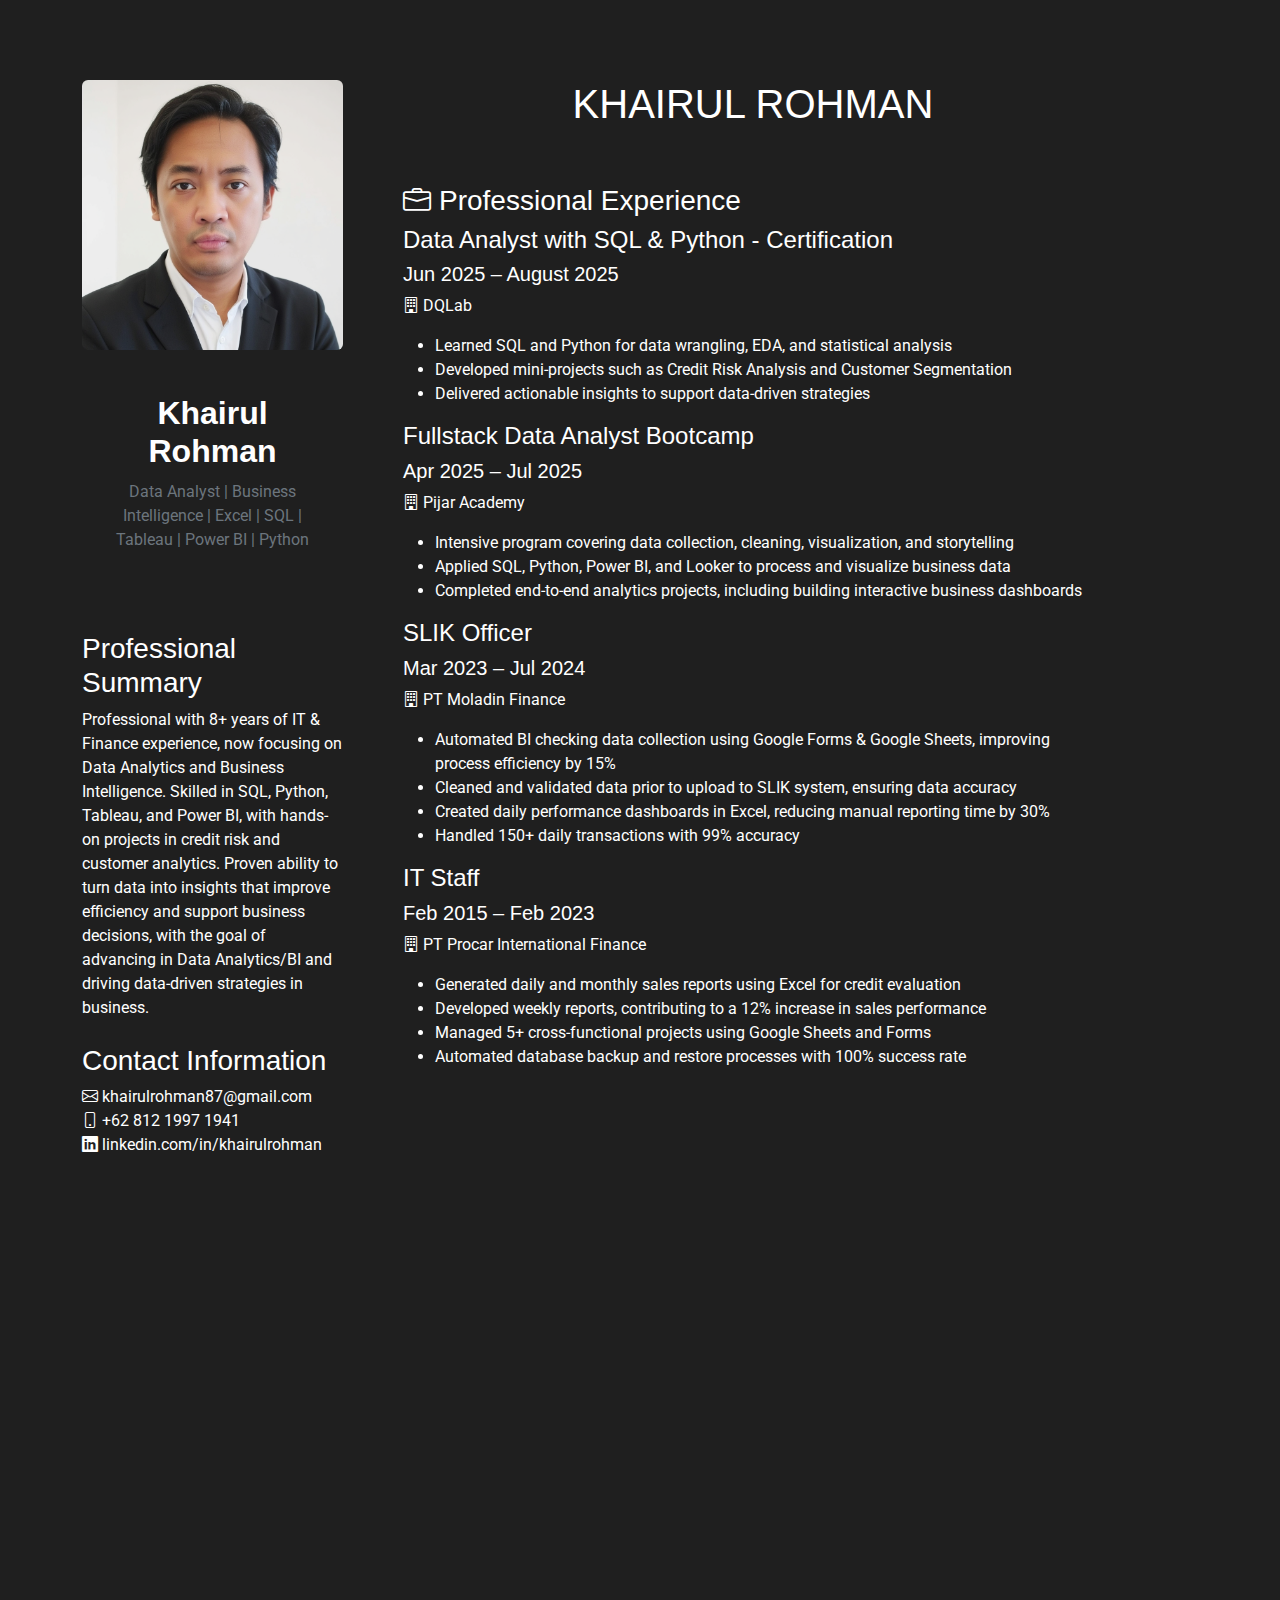
<file: index.html>
<!DOCTYPE html>
<html lang="en">

<head>
  <meta charset="utf-8">
  <meta content="width=device-width, initial-scale=1.0" name="viewport">
  <title>Khairul Rohman</title>
  <meta name="description" content="">
  <meta name="keywords" content="">

  <!-- Favicons -->
  <link href="assets/img/favicon.png" rel="icon">
  <link href="assets/img/apple-touch-icon.png" rel="apple-touch-icon">

  <!-- Fonts -->
  <link href="https://fonts.googleapis.com" rel="preconnect">
  <link href="https://fonts.gstatic.com" rel="preconnect" crossorigin>
  <link href="https://fonts.googleapis.com/css2?family=Roboto:wght@400;700&display=swap" rel="stylesheet">

  <!-- Vendor CSS Files -->
  <link href="assets/vendor/bootstrap/css/bootstrap.min.css" rel="stylesheet">
  <link href="assets/vendor/bootstrap-icons/bootstrap-icons.css" rel="stylesheet">
  <link href="assets/vendor/aos/aos.css" rel="stylesheet">
  <link href="assets/vendor/glightbox/css/glightbox.min.css" rel="stylesheet">
  <link href="assets/vendor/swiper/swiper-bundle.min.css" rel="stylesheet">

  <!-- Main CSS File -->
  <link href="assets/css/main.css" rel="stylesheet">

  <style>
    /* Custom spacing and typography for resume section */
    .resume.section {
      padding: 40px 0;
    }

    .section-title {
      margin: 0 auto 20px auto; /* auto kiri kanan supaya ke tengah */
      padding-top: 20px;
      text-align: center;
      max-width: fit-content;   /* biar benar2 di tengah */
    }

    .resume-title {
      font-size: 2rem;
      font-weight: 700;
      margin-bottom: 10px;
    }

    .resume-subtitle {
      font-size: 1rem;
      color: #6c757d;
      margin-bottom: 20px;
    }

    .profile-photo {
      width: 120px;
      height: auto;
      border-radius: 50%;
      margin-bottom: 15px;
      box-shadow: 0 4px 8px rgba(0, 0, 0, 0.1);
    }
  </style>
</head>

<body class="index-page">

  <header id="header" class="header dark-background d-flex flex-column justify-content-center">
    <i class="header-toggle d-xl-none bi bi-list"></i>
  </header>

  <main class="main">
    <!-- Resume Section -->
<section id="resume" class="resume section">

</section>
  </main>

</body>
</html>



</body>

</html>


      <div class="container" data-aos="fade-up" data-aos-delay="100">

        <div class="row gy-4">
          <!-- Left column with summary and contact -->
          <div class="col-lg-3 col-md-4 col-sm-12">
            <div class="resume-side" data-aos="fade-right" data-aos-delay="100">
              <div class="profile-img mb-4">
                <img src="assets/img/profile/kh.png" alt="Profile" class="img-fluid rounded">
              </div>
                <div class="container d-flex justify-content-center">
                  <div class="section-title text-center" data-aos="fade-up">
                    <h1 class="resume-title">Khairul Rohman</h1>
                    <p class="resume-subtitle">Data Analyst | Business Intelligence | Excel | SQL | Tableau | Power BI | Python</p>
                  </div>
                </div>
              <h3>Professional Summary</h3>
              <p>Professional with 8+ years of IT & Finance experience, now focusing on Data Analytics and Business Intelligence. Skilled in SQL, Python, Tableau, and Power BI, with hands-on projects in credit risk and customer analytics. Proven ability to turn data into insights that improve efficiency and support business decisions, with the goal of advancing in Data Analytics/BI and driving data-driven strategies in business.</p>

              <h3 class="mt-4">Contact Information</h3>
              <ul class="contact-info list-unstyled">
                <li><i class="bi bi-envelope"></i> khairulrohman87@gmail.com</li>
                <li><i class="bi bi-phone"></i> +62 812 1997 1941</li>
                <li><i class="bi bi-linkedin"></i> linkedin.com/in/khairulrohman</li>
              </ul>
            </div>
          </div>

          <!-- Right column with experience and education -->
          <div class="col-lg-8 ps-4 ps-lg-5">
            <!-- Experience Section -->
            <div class="resume-section" data-aos="fade-up">
              <h1 class="d-flex justify-content-center align-items-center">KHAIRUL ROHMAN</h1>
              <br><br>

              <h3><i class="bi bi-briefcase me-2"></i>Professional Experience</h3>
              <div class="resume-item">
                <h4>Data Analyst with SQL & Python - Certification</h4>
                <h5>Jun 2025 – August 2025</h5>
                <p class="company"><i class="bi bi-building"></i> DQLab</p>
                <ul>
                  <li>Learned SQL and Python for data wrangling, EDA, and statistical analysis</li>
                  <li>Developed mini-projects such as Credit Risk Analysis and Customer Segmentation</li>
                  <li>Delivered actionable insights to support data-driven strategies</li>
                </ul>
              </div>
              <div class="resume-item">
                <h4>Fullstack Data Analyst Bootcamp</h4>
                <h5>Apr 2025 – Jul 2025</h5>
                <p class="company"><i class="bi bi-building"></i> Pijar Academy</p>
                <ul>
                  <li>Intensive program covering data collection, cleaning, visualization, and storytelling</li>
                  <li>Applied SQL, Python, Power BI, and Looker to process and visualize business data</li>
                  <li>Completed end-to-end analytics projects, including building interactive business dashboards</li>
                </ul>
              </div>

              <div class="resume-item">
                <h4>SLIK Officer</h4>
                <h5>Mar 2023 – Jul 2024</h5>
                <p class="company"><i class="bi bi-building"></i> PT Moladin Finance</p>
                <ul>
                  <li>Automated BI checking data collection using Google Forms & Google Sheets, improving process efficiency by 15%</li>
                  <li>Cleaned and validated data prior to upload to SLIK system, ensuring data accuracy</li>
                  <li>Created daily performance dashboards in Excel, reducing manual reporting time by 30%</li>
                  <li>Handled 150+ daily transactions with 99% accuracy</li>
                </ul>
              </div>
			  
			  <div class="resume-item">
                <h4>IT Staff</h4>
                <h5>Feb 2015 – Feb 2023</h5>
                <p class="company"><i class="bi bi-building"></i> PT Procar International Finance</p>
                <ul>
                  <li>Generated daily and monthly sales reports using Excel for credit evaluation</li>
                  <li>Developed weekly reports, contributing to a 12% increase in sales performance</li>
                  <li>Managed 5+ cross-functional projects using Google Sheets and Forms</li>
                  <li>Automated database backup and restore processes with 100% success rate</li>
                </ul>
        </div>

                <!-- <div class="resume-item"> -->
           
      <div class="container" data-aos="fade-up" data-aos-delay="100">
        <div class="isotope-layout" data-default-filter="*" data-layout="masonry" data-sort="original-order">
          <div class="row">
            <div class="col-lg-24">
              <div class="row gy-4 portfolio-container isotope-container" data-aos="fade-up" data-aos-delay="200">
                <h2 style="text-align: center; font-weight: bold; letter-spacing: 2px; margin-bottom: 60px;">PORTFOLIO</h2>
<br><br><br>

                <div class="col-lg-6 col-md-6 portfolio-item isotope-item filter-photography">
                  <div class="portfolio-wrap" style="aspect-ratio: 4/3; overflow: hidden; border-radius: 8px; box-shadow: 0 4px 12px rgba(0,0,0,0.1);">
                    <img src="assets/img/portfolio/stok1.jpg" class="img-fluid" alt="Credit Risk Modeling" loading="lazy" style="width: 100%; height: 100%; object-fit: contain;">

                    <div class="portfolio-info" style="background: rgba(0,0,0,0.6); color: #fff; padding: 15px; position: absolute; bottom: 0; width: 100%;">
                      <div class="content">
                        <h4 style="font-size: 1.1rem; font-weight: 600;">Stock Out Risk Analyst Dashboard</h4>
                        <p style="font-size: 0.9rem; margin-bottom: 8px;">Power BI</p>
                        <div class="portfolio-links">
                          <a href="assets/img/portfolio/stok1.jpg" class="glightbox" title="Credit Risk Modeling"><i class="bi bi-plus-lg"></i></a>
                          <a href="portfolio-details7.html" title="More Details"><i class="bi bi-arrow-right"></i></a>
                        </div>
                      </div>
                    </div>
                  </div>
                </div>

                <div class="col-lg-6 col-md-6 portfolio-item isotope-item filter-photography">
                  <div class="portfolio-wrap" style="aspect-ratio: 4/3; overflow: hidden; border-radius: 8px; box-shadow: 0 4px 12px rgba(0,0,0,0.1);">
                    <img src="assets/img/portfolio/1.jpg" class="img-fluid" alt="Credit Risk Modeling" loading="lazy" style="width: 100%; height: 100%; object-fit: contain;">

                    <div class="portfolio-info" style="background: rgba(0,0,0,0.6); color: #fff; padding: 15px; position: absolute; bottom: 0; width: 100%;">
                      <div class="content">
                        <h4 style="font-size: 1.1rem; font-weight: 600;">Supply Chain & Inventory</h4>
                        <p style="font-size: 0.9rem; margin-bottom: 8px;">Power BI</p>
                        <div class="portfolio-links">
                          <a href="assets/img/portfolio/1.jpg" class="glightbox" title="Credit Risk Modeling"><i class="bi bi-plus-lg"></i></a>
                          <a href="portfolio-details6.html" title="More Details"><i class="bi bi-arrow-right"></i></a>
                        </div>
                      </div>
                    </div>
                  </div>
                </div>

                <div class="col-lg-6 col-md-6 portfolio-item isotope-item filter-photography">
                  <div class="portfolio-wrap" style="aspect-ratio: 4/3; overflow: hidden; border-radius: 8px; box-shadow: 0 4px 12px rgba(0,0,0,0.1);">
                    <img src="assets/img/portfolio/portfolio-5.jpg" class="img-fluid" alt="Credit Risk Modeling" loading="lazy" style="width: 100%; height: 100%; object-fit: contain;">

                    <div class="portfolio-info" style="background: rgba(0,0,0,0.6); color: #fff; padding: 15px; position: absolute; bottom: 0; width: 100%;">
                      <div class="content">
                        <h4 style="font-size: 1.1rem; font-weight: 600;">Sales Performace</h4>
                        <p style="font-size: 0.9rem; margin-bottom: 8px;">Power BI</p>
                        <div class="portfolio-links">
                          <a href="assets/img/portfolio/portfolio-5.jpg" class="glightbox" title="Credit Risk Modeling"><i class="bi bi-plus-lg"></i></a>
                          <a href="portfolio-details5.html" title="More Details"><i class="bi bi-arrow-right"></i></a>
                        </div>
                      </div>
                    </div>
                  </div>
                </div>
                <div class="col-lg-6 col-md-6 portfolio-item isotope-item filter-photography">
                  <div class="portfolio-wrap" style="aspect-ratio: 4/3; overflow: hidden; border-radius: 8px; box-shadow: 0 4px 12px rgba(0,0,0,0.1);">
                    <img src="assets/img/portfolio/portfolio-1.jpg" class="img-fluid" alt="Credit Risk Modeling" loading="lazy" style="width: 100%; height: 100%; object-fit: contain;">

                    <div class="portfolio-info" style="background: rgba(0,0,0,0.6); color: #fff; padding: 15px; position: absolute; bottom: 0; width: 100%;">
                      <div class="content">
                        <h4 style="font-size: 1.1rem; font-weight: 600;">Customer Churn Analysis</h4>
                        <p style="font-size: 0.9rem; margin-bottom: 8px;">Tableau</p>
                        <div class="portfolio-links">
                          <a href="assets/img/portfolio/portfolio-1.jpg" class="glightbox" title="Credit Risk Modeling"><i class="bi bi-plus-lg"></i></a>
                          <a href="portfolio-details.html" title="More Details"><i class="bi bi-arrow-right"></i></a>
                        </div>
                      </div>
                    </div>
                  </div>
                </div>
                <div class="col-lg-6 col-md-6 portfolio-item isotope-item filter-photography">
                  <div class="portfolio-wrap" style="aspect-ratio: 4/3; overflow: hidden; border-radius: 8px; box-shadow: 0 4px 12px rgba(0,0,0,0.1);">
                    <img src="assets/img/portfolio/portfolio-4.jpg" class="img-fluid" alt="Credit Risk Modeling" loading="lazy" style="width: 100%; height: 100%; object-fit: contain;">

                    <div class="portfolio-info" style="background: rgba(0,0,0,0.6); color: #fff; padding: 15px; position: absolute; bottom: 0; width: 100%;">
                      <div class="content">
                        <h4 style="font-size: 1.1rem; font-weight: 600;">Credit Risk Analysis & Segmentation</h4>
                        <p style="font-size: 0.9rem; margin-bottom: 8px;">Tableau - Python</p>
                        <div class="portfolio-links">
                          <a href="assets/img/portfolio/portfolio-4.jpg" class="glightbox" title="Credit Risk Modeling"><i class="bi bi-plus-lg"></i></a>
                          <a href="portfolio-details4.html" title="More Details"><i class="bi bi-arrow-right"></i></a>
                        </div>
                      </div>
                    </div>
                  </div>
                </div>

                

                <div class="col-lg-6 col-md-6 portfolio-item isotope-item filter-photography">
                  <div class="portfolio-wrap" style="aspect-ratio: 4/3; overflow: hidden; border-radius: 8px; box-shadow: 0 4px 12px rgba(0,0,0,0.1);">
                    <img src="assets/img/portfolio/portfolio-2.jpg" class="img-fluid" alt="Credit Risk Modeling" loading="lazy" style="width: 100%; height: 100%; object-fit: contain;">

                    <div class="portfolio-info" style="background: rgba(0,0,0,0.6); color: #fff; padding: 15px; position: absolute; bottom: 0; width: 100%;">
                      <div class="content">
                        <h4 style="font-size: 1.1rem; font-weight: 600;">Bike Sales Analysis</h4>
                        <p style="font-size: 0.9rem; margin-bottom: 8px;">Tableau</p>
                        <div class="portfolio-links">
                          <a href="assets/img/portfolio/portfolio-2.jpg" class="glightbox" title="Credit Risk Modeling"><i class="bi bi-plus-lg"></i></a>
                          <a href="portfolio-details2.html" title="More Details"><i class="bi bi-arrow-right"></i></a>
                        </div>
                      </div>
                    </div>
                  </div>
                </div>

                <div class="col-lg-6 col-md-6 portfolio-item isotope-item filter-photography">
                  <div class="portfolio-wrap" style="aspect-ratio: 4/3; overflow: hidden; border-radius: 8px; box-shadow: 0 4px 12px rgba(0,0,0,0.1);">
                    <img src="assets/img/portfolio/portfolio-3.jpg" class="img-fluid" alt="Credit Risk Modeling" loading="lazy" style="width: 100%; height: 100%; object-fit: contain;">

                    <div class="portfolio-info" style="background: rgba(0,0,0,0.6); color: #fff; padding: 15px; position: absolute; bottom: 0; width: 100%;">
                      <div class="content">
                        <h4 style="font-size: 1.1rem; font-weight: 600;">Creative Project Success Analysi</h4>
                        <p style="font-size: 0.9rem; margin-bottom: 8px;">SQL-driven modeling using Google Platform</p>
                        <div class="portfolio-links">
                          <a href="assets/img/portfolio/portfolio-3.jpg" class="glightbox" title="Credit Risk Modeling"><i class="bi bi-plus-lg"></i></a>
                          <a href="portfolio-details3.html" title="More Details"><i class="bi bi-arrow-right"></i></a>
                        </div>
                      </div>
                    </div>
                  </div>
                </div>

              </div>
            </div>

            </div>
          </div>

        </div>

      </div>
 <!-- <section id="portfolio" class="portfolio section"></section>
    </section> -->

          </div>

            </div>
            </div>
          </div>



        </div>
      </div>
    </section><!-- /Resume Section -->

    <!-- Portfolio Section -->
    

    <!-- Contact Section -->

  </main>

  <footer id="footer" class="footer position-relative">

    <!-- <div class="container">
      <div class="copyright text-center ">
        <p>© <span>Copyright</span> <strong class="px-1 sitename">iPortfolio</strong> <span>All Rights Reserved</span></p>
      </div>
      <div class="credits"> -->
        <!-- All the links in the footer should remain intact. -->
        <!-- You can delete the links only if you've purchased the pro version. -->
        <!-- Licensing information: https://bootstrapmade.com/license/ -->
        <!-- Purchase the pro version with working PHP/AJAX contact form: [buy-url] -->
        <!-- Designed by <a href="https://bootstrapmade.com/">BootstrapMade</a>
      </div>
    </div> -->

  </footer>

  <!-- Scroll Top -->
  <a href="#" id="scroll-top" class="scroll-top d-flex align-items-center justify-content-center"><i class="bi bi-arrow-up-short"></i></a>

  <!-- Preloader -->
  <div id="preloader"></div>

  <!-- Vendor JS Files -->
  <script src="assets/vendor/bootstrap/js/bootstrap.bundle.min.js"></script>
  <script src="assets/vendor/php-email-form/validate.js"></script>
  <script src="assets/vendor/aos/aos.js"></script>
  <script src="assets/vendor/typed.js/typed.umd.js"></script>
  <script src="assets/vendor/purecounter/purecounter_vanilla.js"></script>
  <script src="assets/vendor/waypoints/noframework.waypoints.js"></script>
  <script src="assets/vendor/isotope-layout/isotope.pkgd.min.js"></script>
  <script src="assets/vendor/imagesloaded/imagesloaded.pkgd.min.js"></script>
  <script src="assets/vendor/glightbox/js/glightbox.min.js"></script>
  <script src="assets/vendor/swiper/swiper-bundle.min.js"></script>

  <!-- Main JS File -->
  <script src="assets/js/main.js"></script>

</body>

</html>
</file>
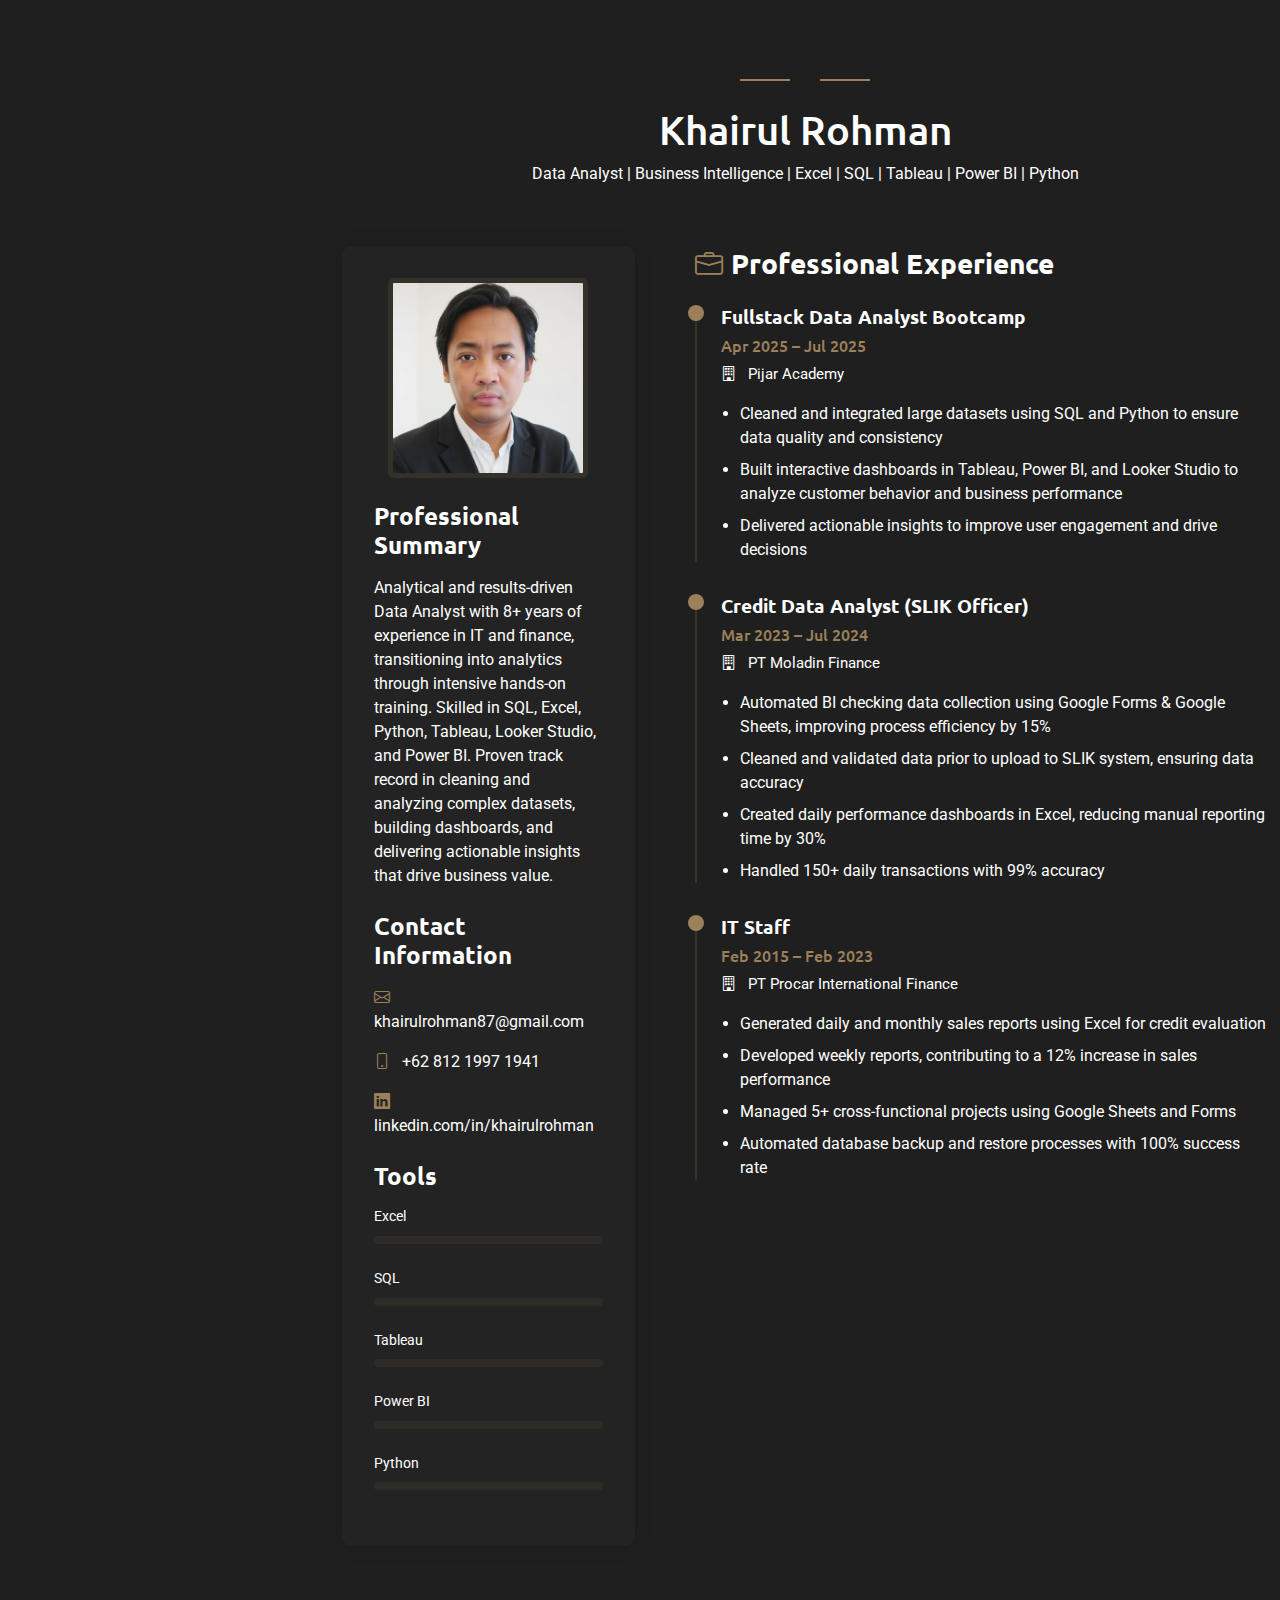
<file: indexxxxxxxx.html>
<!DOCTYPE html>
<html lang="en">

<head>
  <meta charset="utf-8">
  <meta content="width=device-width, initial-scale=1.0" name="viewport">
  <title>Khairul Rohman</title>
  <meta name="description" content="">
  <meta name="keywords" content="">

  <!-- Favicons -->
  <link href="assets/img/favicon.png" rel="icon">
  <link href="assets/img/apple-touch-icon.png" rel="apple-touch-icon">

  <!-- Fonts -->
  <link href="https://fonts.googleapis.com" rel="preconnect">
  <link href="https://fonts.gstatic.com" rel="preconnect" crossorigin>
  <link href="https://fonts.googleapis.com/css2?family=Roboto:ital,wght@0,100;0,300;0,400;0,500;0,700;0,900;1,100;1,300;1,400;1,500;1,700;1,900&family=Ubuntu:ital,wght@0,300;0,400;0,500;0,700;1,300;1,400;1,500;1,700&family=Nunito:ital,wght@0,200;0,300;0,400;0,500;0,600;0,700;0,800;0,900;1,200;1,300;1,400;1,500;1,600;1,700;1,800;1,900&display=swap" rel="stylesheet">

  <!-- Vendor CSS Files -->
  <link href="assets/vendor/bootstrap/css/bootstrap.min.css" rel="stylesheet">
  <link href="assets/vendor/bootstrap-icons/bootstrap-icons.css" rel="stylesheet">
  <link href="assets/vendor/aos/aos.css" rel="stylesheet">
  <link href="assets/vendor/glightbox/css/glightbox.min.css" rel="stylesheet">
  <link href="assets/vendor/swiper/swiper-bundle.min.css" rel="stylesheet">

  <!-- Main CSS File -->
  <link href="assets/css/main.css" rel="stylesheet">

  <!-- =======================================================
  * Template Name: SnapFolio
  * Template URL: https://bootstrapmade.com/snapfolio-bootstrap-portfolio-template/
  * Updated: Jun 13 2025 with Bootstrap v5.3.6
  * Author: BootstrapMade.com
  * License: https://bootstrapmade.com/license/
  ======================================================== -->
</head>

<body class="index-page">

  <header id="header" class="header dark-background d-flex flex-column justify-content-center">
    <i class="header-toggle d-xl-none bi bi-list"></i>

    <!-- <div class="header-container d-flex flex-column align-items-start">
      <nav id="navmenu" class="navmenu">
        <ul>
          <li><a href="#hero" class="active"><i class="bi bi-house navicon"></i>Home</a></li>
          <li><a href="#about"><i class="bi bi-person navicon"></i> About</a></li>
          <li><a href="#resume"><i class="bi bi-file-earmark-text navicon"></i> Resume</a></li>
          <li><a href="#portfolio"><i class="bi bi-images navicon"></i> Portfolio</a></li>
          <li><a href="#contact"><i class="bi bi-envelope navicon"></i> Contact</a></li>
        </ul>
      </nav>

      <div class="social-links text-center">
        <a href="#" class="twitter"><i class="bi bi-twitter-x"></i></a>
        <a href="#" class="facebook"><i class="bi bi-facebook"></i></a>
        <a href="#" class="instagram"><i class="bi bi-instagram"></i></a>
        <a href="#" class="google-plus"><i class="bi bi-skype"></i></a>
        <a href="#" class="linkedin"><i class="bi bi-linkedin"></i></a>
      </div>

    </div> -->

  </header>

  <main class="main">
  


    <!-- Resume Section -->
    <section id="resume" class="resume section">

      <!-- Section Title -->
      <div class="container section-title" data-aos="fade-up">
        <h2></h2>
        <h1>Khairul Rohman</h1>
        <p>Data Analyst | Business Intelligence | Excel | SQL | Tableau | Power BI | Python</p>
      </div><!-- End Section Title -->

      <div class="container" data-aos="fade-up" data-aos-delay="100">

        <div class="row gy-4">
          <!-- Left column with summary and contact -->
          <div class="col-lg-4">
            <div class="resume-side" data-aos="fade-right" data-aos-delay="100">
              <div class="profile-img mb-4">
                <img src="assets/img/profile/kh.png" alt="Profile" class="img-fluid rounded">
              </div>

              <h3>Professional Summary</h3>
              <p>Analytical and results-driven Data Analyst with 8+ years of experience in IT and finance, transitioning into analytics through intensive hands-on training. Skilled in SQL, Excel, Python, Tableau, Looker Studio, and Power BI. Proven track record in cleaning and analyzing complex datasets, building dashboards, and delivering actionable insights that drive business value.</p>

              <h3 class="mt-4">Contact Information</h3>
              <ul class="contact-info list-unstyled">
                <li><i class="bi bi-envelope"></i> khairulrohman87@gmail.com</li>
                <li><i class="bi bi-phone"></i> +62 812 1997 1941</li>
                <li><i class="bi bi-linkedin"></i> linkedin.com/in/khairulrohman</li>
              </ul>

              <div class="skills-animation mt-4">
                <h3>Tools</h3>
                <div class="skill-item">
                  <div class="d-flex justify-content-between">
                    <span>Excel</span>
                    <span></span>
                  </div>
                  <div class="progress">
                    <div class="progress-bar" role="progressbar" aria-valuenow="100" aria-valuemin="0" aria-valuemax="100"></div>
                  </div>
                </div>

                <div class="skill-item">
                  <div class="d-flex justify-content-between">
                    <span>SQL</span>
                    <span></span>
                  </div>
                  <div class="progress">
                    <div class="progress-bar" role="progressbar" aria-valuenow="100" aria-valuemin="0" aria-valuemax="100"></div>
                  </div>
                </div>

                <div class="skill-item">
                  <div class="d-flex justify-content-between">
                    <span>Tableau</span>
                    <span></span>
                  </div>
                  <div class="progress">
                    <div class="progress-bar" role="progressbar" aria-valuenow="100" aria-valuemin="0" aria-valuemax="100"></div>
                  </div>
                </div>

                <div class="skill-item">
                  <div class="d-flex justify-content-between">
                    <span>Power BI</span>
                    <span></span>
                  </div>
                  <div class="progress">
                    <div class="progress-bar" role="progressbar" aria-valuenow="100" aria-valuemin="0" aria-valuemax="100"></div>
                  </div>
                </div>

                <div class="skill-item">
                  <div class="d-flex justify-content-between">
                    <span>Python</span>
                    <span></span>
                  </div>
                  <div class="progress">
                    <div class="progress-bar" role="progressbar" aria-valuenow="100" aria-valuemin="0" aria-valuemax="100"></div>
                  </div>
                </div>

              </div>
            </div>
          </div>

          <!-- Right column with experience and education -->
          <div class="col-lg-8 ps-4 ps-lg-5">
            <!-- Experience Section -->
            <div class="resume-section" data-aos="fade-up">
              <h3><i class="bi bi-briefcase me-2"></i>Professional Experience</h3>

              <div class="resume-item">
                <h4>Fullstack Data Analyst Bootcamp</h4>
                <h5>Apr 2025 – Jul 2025</h5>
                <p class="company"><i class="bi bi-building"></i> Pijar Academy</p>
                <ul>
                  <li>Cleaned and integrated large datasets using SQL and Python to ensure data quality and consistency</li>
                  <li>Built interactive dashboards in Tableau, Power BI, and Looker Studio to analyze customer behavior and business performance</li>
                  <li>Delivered actionable insights to improve user engagement and drive decisions</li>
                </ul>
              </div>

              <div class="resume-item">
                <h4>Credit Data Analyst (SLIK Officer)</h4>
                <h5>Mar 2023 – Jul 2024</h5>
                <p class="company"><i class="bi bi-building"></i> PT Moladin Finance</p>
                <ul>
                  <li>Automated BI checking data collection using Google Forms & Google Sheets, improving process efficiency by 15%</li>
                  <li>Cleaned and validated data prior to upload to SLIK system, ensuring data accuracy</li>
                  <li>Created daily performance dashboards in Excel, reducing manual reporting time by 30%</li>
                  <li>Handled 150+ daily transactions with 99% accuracy</li>
                </ul>
              </div>
			  
			  <div class="resume-item">
                <h4>IT Staff</h4>
                <h5>Feb 2015 – Feb 2023</h5>
                <p class="company"><i class="bi bi-building"></i> PT Procar International Finance</p>
                <ul>
                  <li>Generated daily and monthly sales reports using Excel for credit evaluation</li>
                  <li>Developed weekly reports, contributing to a 12% increase in sales performance</li>
                  <li>Managed 5+ cross-functional projects using Google Sheets and Forms</li>
                  <li>Automated database backup and restore processes with 100% success rate</li>
                </ul>
              </div>
            </div>
            </div>
          </div>
        </div>
      </div>
    </section><!-- /Resume Section -->

    <!-- Portfolio Section -->
    <section id="portfolio" class="portfolio section">
      <!-- Section Title -->
      <div class="container section-title" data-aos="fade-up">
        <h2>PORTFOLIO</h2>
      </div><!-- End Section Title -->

      <div class="container" data-aos="fade-up" data-aos-delay="100">

        <div class="isotope-layout" data-default-filter="*" data-layout="masonry" data-sort="original-order">

          <div class="row">
            <!-- <div class="col-lg-3 filter-sidebar">
              <div class="filters-wrapper" data-aos="fade-right" data-aos-delay="150">
                <ul class="portfolio-filters isotope-filters">
                  <li data-filter=".filter-photography">Analyst</li>
                  <li data-filter=".filter-design">Dashboard</li>
                  <li data-filter=".filter-automotive">Automotive</li>
                  <li data-filter=".filter-nature">Nature</li>
                </ul>
              </div>
            </div> -->

<div class="col-lg-9">
  <div class="row gy-4 portfolio-container isotope-container" data-aos="fade-up" data-aos-delay="200">

    <div class="col-lg-6 col-md-6 portfolio-item isotope-item filter-photography">
      <div class="portfolio-wrap" style="aspect-ratio: 4/3; overflow: hidden; border-radius: 8px; box-shadow: 0 4px 12px rgba(0,0,0,0.1);">
        <img src="assets/img/portfolio/portfolio-4.jpg" class="img-fluid" alt="Credit Risk Modeling" loading="lazy" style="width: 100%; height: 100%; object-fit: contain;">

        <div class="portfolio-info" style="background: rgba(0,0,0,0.6); color: #fff; padding: 15px; position: absolute; bottom: 0; width: 100%;">
          <div class="content">
            <h4 style="font-size: 1.1rem; font-weight: 600;">Credit Risk Analysis & Segmentation</h4>
            <p style="font-size: 0.9rem; margin-bottom: 8px;">SQL-driven modeling using Google Platform</p>
            <div class="portfolio-links">
              <a href="assets/img/portfolio/portfolio-4.jpg" class="glightbox" title="Credit Risk Modeling"><i class="bi bi-plus-lg"></i></a>
              <a href="portfolio-details4.html" title="More Details"><i class="bi bi-arrow-right"></i></a>
            </div>
          </div>
        </div>
      </div>
    </div><!-- End Portfolio Item -->

  </div>
</div>


            <div class="col-lg-9">
              <div class="row gy-4 portfolio-container isotope-container" data-aos="fade-up" data-aos-delay="200">

                <div class="col-lg-6 col-md-6 portfolio-item isotope-item filter-photography">
                  <div class="portfolio-wrap">
                    <img src="assets/img/portfolio/portfolio-1.jpg" class="img-fluid" alt="Portfolio Image" loading="lazy">
                    <div class="portfolio-info">
                      <div class="content">
                        <!-- <span class="category">Photography</span> -->
                        <h4>Customer Churn Analysis</h4>
                        <div class="portfolio-links">
                          <a href="assets/img/portfolio/portfolio-1.jpg" class="glightbox" title="Capturing Moments"><i class="bi bi-plus-lg"></i></a>
                          <a href="portfolio-details.html" title="More Details"><i class="bi bi-arrow-right"></i></a>
                        </div>
                      </div>
                    </div>
                  </div>
                </div><!-- End Portfolio Item -->

                <div class="col-lg-6 col-md-6 portfolio-item isotope-item filter-design">
                  <div class="portfolio-wrap">
                    <img src="assets/img/portfolio/portfolio-2.jpg" class="img-fluid" alt="Portfolio Image" loading="lazy">
                    <div class="portfolio-info">
                      <div class="content">
                        <h4>Bike Sales Analysis</h4>
                        <div class="portfolio-links">
                          <a href="assets/img/portfolio/portfolio-2.jpg" class="glightbox" title="Woodcraft Design"><i class="bi bi-plus-lg"></i></a>
                          <a href="portfolio-details2.html" title="More Details"><i class="bi bi-arrow-right"></i></a>
                        </div>
                      </div>
                    </div>
                  </div>
                </div>

                <div class="col-lg-6 col-md-6 portfolio-item isotope-item filter-automotive">
                  <div class="portfolio-wrap">
                    <img src="assets/img/portfolio/portfolio-3.jpg" class="img-fluid" alt="Portfolio Image" loading="lazy">
                    <div class="portfolio-info">
                      <div class="content">
                        <span class="category">Creative Project Success Analysis</span>
                        <h4>Classic Beauty</h4>
                        <div class="portfolio-links">
                          <a href="assets/img/portfolio/portfolio-3.jpg" class="glightbox" title="Classic Beauty"><i class="bi bi-plus-lg"></i></a>
                          <a href="portfolio-details3.html" title="More Details"><i class="bi bi-arrow-right"></i></a>
                        </div>
                      </div>
                    </div>
                  </div>
                </div>

                <!-- <div class="col-lg-6 col-md-6 portfolio-item isotope-item filter-nature">
                  <div class="portfolio-wrap">
                    <img src="assets/img/portfolio/portfolio-portrait-4.webp" class="img-fluid" alt="Portfolio Image" loading="lazy">
                    <div class="portfolio-info">
                      <div class="content">
                        <span class="category">Nature</span>
                        <h4>Natural Growth</h4>
                        <div class="portfolio-links">
                          <a href="assets/img/portfolio/portfolio-portrait-4.webp" class="glightbox" title="Natural Growth"><i class="bi bi-plus-lg"></i></a>
                          <a href="portfolio-details.html" title="More Details"><i class="bi bi-arrow-right"></i></a>
                        </div>
                      </div>
                    </div>
                  </div>
                </div>End Portfolio Item -->

                <!-- <div class="col-lg-6 col-md-6 portfolio-item isotope-item filter-photography">
                  <div class="portfolio-wrap">
                    <img src="assets/img/portfolio/portfolio-5.webp" class="img-fluid" alt="Portfolio Image" loading="lazy">
                    <div class="portfolio-info">
                      <div class="content">
                        <span class="category">Photography</span>
                        <h4>Urban Stories</h4>
                        <div class="portfolio-links">
                          <a href="assets/img/portfolio/portfolio-5.webp" class="glightbox" title="Urban Stories"><i class="bi bi-plus-lg"></i></a>
                          <a href="portfolio-details.html" title="More Details"><i class="bi bi-arrow-right"></i></a>
                        </div>
                      </div>
                    </div>
                  </div>
                </div>End Portfolio Item -->

                <!-- <div class="col-lg-6 col-md-6 portfolio-item isotope-item filter-design">
                  <div class="portfolio-wrap">
                    <img src="assets/img/portfolio/portfolio-6.webp" class="img-fluid" alt="Portfolio Image" loading="lazy">
                    <div class="portfolio-info">
                      <div class="content">
                        <span class="category">Web Design</span>
                        <h4>Digital Experience</h4>
                        <div class="portfolio-links">
                          <a href="assets/img/portfolio/portfolio-6.webp" class="glightbox" title="Digital Experience"><i class="bi bi-plus-lg"></i></a>
                          <a href="portfolio-details.html" title="More Details"><i class="bi bi-arrow-right"></i></a>
                        </div>
                      </div>
                    </div>
                  </div>
                </div>End Portfolio Item -->

              </div><!-- End Portfolio Container -->
            </div>
          </div>

        </div>

      </div>

    </section><!-- /Portfolio Section -->

    <!-- Contact Section -->

  </main>

  <footer id="footer" class="footer position-relative">

    <!-- <div class="container">
      <div class="copyright text-center ">
        <p>© <span>Copyright</span> <strong class="px-1 sitename">iPortfolio</strong> <span>All Rights Reserved</span></p>
      </div>
      <div class="credits"> -->
        <!-- All the links in the footer should remain intact. -->
        <!-- You can delete the links only if you've purchased the pro version. -->
        <!-- Licensing information: https://bootstrapmade.com/license/ -->
        <!-- Purchase the pro version with working PHP/AJAX contact form: [buy-url] -->
        <!-- Designed by <a href="https://bootstrapmade.com/">BootstrapMade</a>
      </div>
    </div> -->

  </footer>

  <!-- Scroll Top -->
  <a href="#" id="scroll-top" class="scroll-top d-flex align-items-center justify-content-center"><i class="bi bi-arrow-up-short"></i></a>

  <!-- Preloader -->
  <div id="preloader"></div>

  <!-- Vendor JS Files -->
  <script src="assets/vendor/bootstrap/js/bootstrap.bundle.min.js"></script>
  <script src="assets/vendor/php-email-form/validate.js"></script>
  <script src="assets/vendor/aos/aos.js"></script>
  <script src="assets/vendor/typed.js/typed.umd.js"></script>
  <script src="assets/vendor/purecounter/purecounter_vanilla.js"></script>
  <script src="assets/vendor/waypoints/noframework.waypoints.js"></script>
  <script src="assets/vendor/isotope-layout/isotope.pkgd.min.js"></script>
  <script src="assets/vendor/imagesloaded/imagesloaded.pkgd.min.js"></script>
  <script src="assets/vendor/glightbox/js/glightbox.min.js"></script>
  <script src="assets/vendor/swiper/swiper-bundle.min.js"></script>

  <!-- Main JS File -->
  <script src="assets/js/main.js"></script>

</body>

</html>
</file>
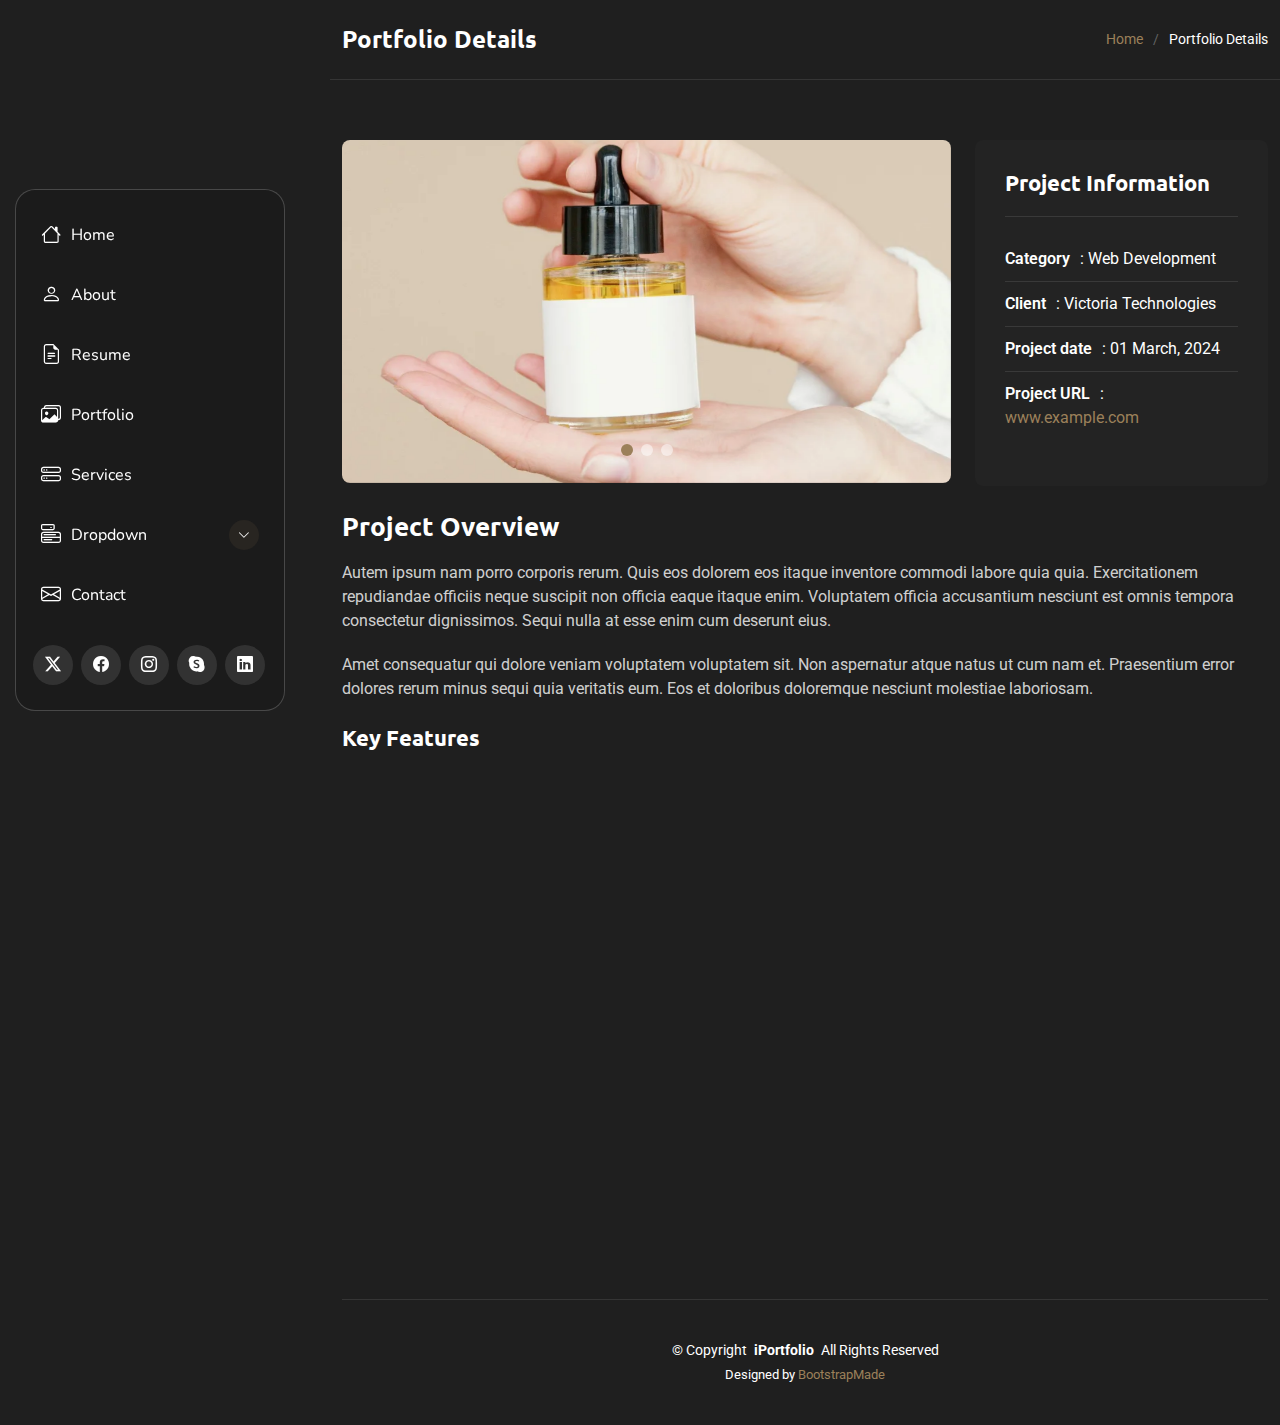
<file: portfolio-details.html>
<!DOCTYPE html>
<html lang="en">

<head>
  <meta charset="utf-8">
  <meta content="width=device-width, initial-scale=1.0" name="viewport">
  <title>Portfolio Details - SnapFolio Bootstrap Template</title>
  <meta name="description" content="">
  <meta name="keywords" content="">

  <!-- Favicons -->
  <link href="assets/img/favicon.png" rel="icon">
  <link href="assets/img/apple-touch-icon.png" rel="apple-touch-icon">

  <!-- Fonts -->
  <link href="https://fonts.googleapis.com" rel="preconnect">
  <link href="https://fonts.gstatic.com" rel="preconnect" crossorigin>
  <link href="https://fonts.googleapis.com/css2?family=Roboto:ital,wght@0,100;0,300;0,400;0,500;0,700;0,900;1,100;1,300;1,400;1,500;1,700;1,900&family=Ubuntu:ital,wght@0,300;0,400;0,500;0,700;1,300;1,400;1,500;1,700&family=Nunito:ital,wght@0,200;0,300;0,400;0,500;0,600;0,700;0,800;0,900;1,200;1,300;1,400;1,500;1,600;1,700;1,800;1,900&display=swap" rel="stylesheet">

  <!-- Vendor CSS Files -->
  <link href="assets/vendor/bootstrap/css/bootstrap.min.css" rel="stylesheet">
  <link href="assets/vendor/bootstrap-icons/bootstrap-icons.css" rel="stylesheet">
  <link href="assets/vendor/aos/aos.css" rel="stylesheet">
  <link href="assets/vendor/glightbox/css/glightbox.min.css" rel="stylesheet">
  <link href="assets/vendor/swiper/swiper-bundle.min.css" rel="stylesheet">

  <!-- Main CSS File -->
  <link href="assets/css/main.css" rel="stylesheet">

  <!-- =======================================================
  * Template Name: SnapFolio
  * Template URL: https://bootstrapmade.com/snapfolio-bootstrap-portfolio-template/
  * Updated: Jun 13 2025 with Bootstrap v5.3.6
  * Author: BootstrapMade.com
  * License: https://bootstrapmade.com/license/
  ======================================================== -->
</head>

<body class="portfolio-details-page">

  <header id="header" class="header dark-background d-flex flex-column justify-content-center">
    <i class="header-toggle d-xl-none bi bi-list"></i>

    <div class="header-container d-flex flex-column align-items-start">
      <nav id="navmenu" class="navmenu">
        <ul>
          <li><a href="#hero"><i class="bi bi-house navicon"></i>Home</a></li>
          <li><a href="#about"><i class="bi bi-person navicon"></i> About</a></li>
          <li><a href="#resume"><i class="bi bi-file-earmark-text navicon"></i> Resume</a></li>
          <li><a href="#portfolio"><i class="bi bi-images navicon"></i> Portfolio</a></li>
          <li><a href="#services"><i class="bi bi-hdd-stack navicon"></i> Services</a></li>
          <li class="dropdown"><a href="#"><i class="bi bi-menu-button navicon"></i> <span>Dropdown</span> <i class="bi bi-chevron-down toggle-dropdown"></i></a>
            <ul>
              <li><a href="#">Dropdown 1</a></li>
              <li class="dropdown"><a href="#"><span>Deep Dropdown</span> <i class="bi bi-chevron-down toggle-dropdown"></i></a>
                <ul>
                  <li><a href="#">Deep Dropdown 1</a></li>
                  <li><a href="#">Deep Dropdown 2</a></li>
                  <li><a href="#">Deep Dropdown 3</a></li>
                  <li><a href="#">Deep Dropdown 4</a></li>
                  <li><a href="#">Deep Dropdown 5</a></li>
                </ul>
              </li>
              <li><a href="#">Dropdown 2</a></li>
              <li><a href="#">Dropdown 3</a></li>
              <li><a href="#">Dropdown 4</a></li>
            </ul>
          </li>
          <li><a href="#contact"><i class="bi bi-envelope navicon"></i> Contact</a></li>
        </ul>
      </nav>

      <div class="social-links text-center">
        <a href="#" class="twitter"><i class="bi bi-twitter-x"></i></a>
        <a href="#" class="facebook"><i class="bi bi-facebook"></i></a>
        <a href="#" class="instagram"><i class="bi bi-instagram"></i></a>
        <a href="#" class="google-plus"><i class="bi bi-skype"></i></a>
        <a href="#" class="linkedin"><i class="bi bi-linkedin"></i></a>
      </div>

    </div>

  </header>

  <main class="main">

    <!-- Page Title -->
    <div class="page-title dark-background">
      <div class="container d-lg-flex justify-content-between align-items-center">
        <h1 class="mb-2 mb-lg-0">Portfolio Details</h1>
        <nav class="breadcrumbs">
          <ol>
            <li><a href="index.html">Home</a></li>
            <li class="current">Portfolio Details</li>
          </ol>
        </nav>
      </div>
    </div><!-- End Page Title -->

    <!-- Portfolio Details Section -->
    <section id="portfolio-details" class="portfolio-details section">

      <div class="container" data-aos="fade-up" data-aos-delay="100">

        <div class="row gy-4">

          <div class="col-lg-8">
            <div class="portfolio-details-slider swiper init-swiper">

              <script type="application/json" class="swiper-config">
                {
                  "loop": true,
                  "speed": 600,
                  "autoplay": {
                    "delay": 5000
                  },
                  "slidesPerView": "auto",
                  "pagination": {
                    "el": ".swiper-pagination",
                    "type": "bullets",
                    "clickable": true
                  }
                }
              </script>

              <div class="swiper-wrapper align-items-center">

                <div class="swiper-slide">
                  <img src="assets/img/portfolio/portfolio-1.webp" alt="Portfolio Image" class="img-fluid" loading="lazy">
                </div>

                <div class="swiper-slide">
                  <img src="assets/img/portfolio/portfolio-10.webp" alt="Portfolio Image" class="img-fluid" loading="lazy">
                </div>

                <div class="swiper-slide">
                  <img src="assets/img/portfolio/portfolio-7.webp" alt="Portfolio Image" class="img-fluid" loading="lazy">
                </div>

              </div>
              <div class="swiper-pagination"></div>
            </div>
          </div>

          <div class="col-lg-4">
            <div class="portfolio-info" data-aos="fade-left" data-aos-delay="200">
              <h3>Project Information</h3>
              <ul>
                <li><strong>Category</strong>: Web Development</li>
                <li><strong>Client</strong>: Victoria Technologies</li>
                <li><strong>Project date</strong>: 01 March, 2024</li>
                <li><strong>Project URL</strong>: <a href="#" target="_blank">www.example.com</a></li>
              </ul>
            </div>
          </div>

          <div class="col-lg-12">
            <div class="portfolio-description" data-aos="fade-up" data-aos-delay="300">
              <h2>Project Overview</h2>
              <p>
                Autem ipsum nam porro corporis rerum. Quis eos dolorem eos itaque inventore commodi labore quia quia. Exercitationem repudiandae officiis neque suscipit non officia eaque itaque enim. Voluptatem officia accusantium nesciunt est omnis tempora consectetur dignissimos. Sequi nulla at esse enim cum deserunt eius.
              </p>
              <p>
                Amet consequatur qui dolore veniam voluptatem voluptatem sit. Non aspernatur atque natus ut cum nam et. Praesentium error dolores rerum minus sequi quia veritatis eum. Eos et doloribus doloremque nesciunt molestiae laboriosam.
              </p>

              <div class="features mt-4">
                <h3>Key Features</h3>
                <div class="row gy-3">
                  <div class="col-md-6">
                    <div class="feature-item" data-aos="fade-up" data-aos-delay="400">
                      <i class="bi bi-check-circle-fill"></i>
                      <h4>Responsive Design</h4>
                      <p>Voluptatum deleniti atque corrupti quos dolores et quas molestias excepturi sint occaecati cupiditate non provident</p>
                    </div>
                  </div>

                  <div class="col-md-6">
                    <div class="feature-item" data-aos="fade-up" data-aos-delay="500">
                      <i class="bi bi-shield-check"></i>
                      <h4>Advanced Security</h4>
                      <p>Minim veniam, quis nostrud exercitation ullamco laboris nisi ut aliquip ex ea commodo consequat tarad limino ata</p>
                    </div>
                  </div>

                  <div class="col-md-6">
                    <div class="feature-item" data-aos="fade-up" data-aos-delay="600">
                      <i class="bi bi-graph-up"></i>
                      <h4>Performance Optimization</h4>
                      <p>Duis aute irure dolor in reprehenderit in voluptate velit esse cillum dolore eu fugiat nulla pariatur</p>
                    </div>
                  </div>

                  <div class="col-md-6">
                    <div class="feature-item" data-aos="fade-up" data-aos-delay="700">
                      <i class="bi bi-gear"></i>
                      <h4>Easy Integration</h4>
                      <p>Excepteur sint occaecat cupidatat non proident, sunt in culpa qui officia deserunt mollit anim id est laborum</p>
                    </div>
                  </div>
                </div>
              </div>
            </div>
          </div>

        </div>

      </div>

    </section><!-- /Portfolio Details Section -->

  </main>

  <footer id="footer" class="footer position-relative">

    <div class="container">
      <div class="copyright text-center ">
        <p>© <span>Copyright</span> <strong class="px-1 sitename">iPortfolio</strong> <span>All Rights Reserved</span></p>
      </div>
      <div class="credits">
        <!-- All the links in the footer should remain intact. -->
        <!-- You can delete the links only if you've purchased the pro version. -->
        <!-- Licensing information: https://bootstrapmade.com/license/ -->
        <!-- Purchase the pro version with working PHP/AJAX contact form: [buy-url] -->
        Designed by <a href="https://bootstrapmade.com/">BootstrapMade</a>
      </div>
    </div>

  </footer>

  <!-- Scroll Top -->
  <a href="#" id="scroll-top" class="scroll-top d-flex align-items-center justify-content-center"><i class="bi bi-arrow-up-short"></i></a>

  <!-- Preloader -->
  <div id="preloader"></div>

  <!-- Vendor JS Files -->
  <script src="assets/vendor/bootstrap/js/bootstrap.bundle.min.js"></script>
  <script src="assets/vendor/php-email-form/validate.js"></script>
  <script src="assets/vendor/aos/aos.js"></script>
  <script src="assets/vendor/typed.js/typed.umd.js"></script>
  <script src="assets/vendor/purecounter/purecounter_vanilla.js"></script>
  <script src="assets/vendor/waypoints/noframework.waypoints.js"></script>
  <script src="assets/vendor/isotope-layout/isotope.pkgd.min.js"></script>
  <script src="assets/vendor/imagesloaded/imagesloaded.pkgd.min.js"></script>
  <script src="assets/vendor/glightbox/js/glightbox.min.js"></script>
  <script src="assets/vendor/swiper/swiper-bundle.min.js"></script>

  <!-- Main JS File -->
  <script src="assets/js/main.js"></script>

</body>

</html>
</file>
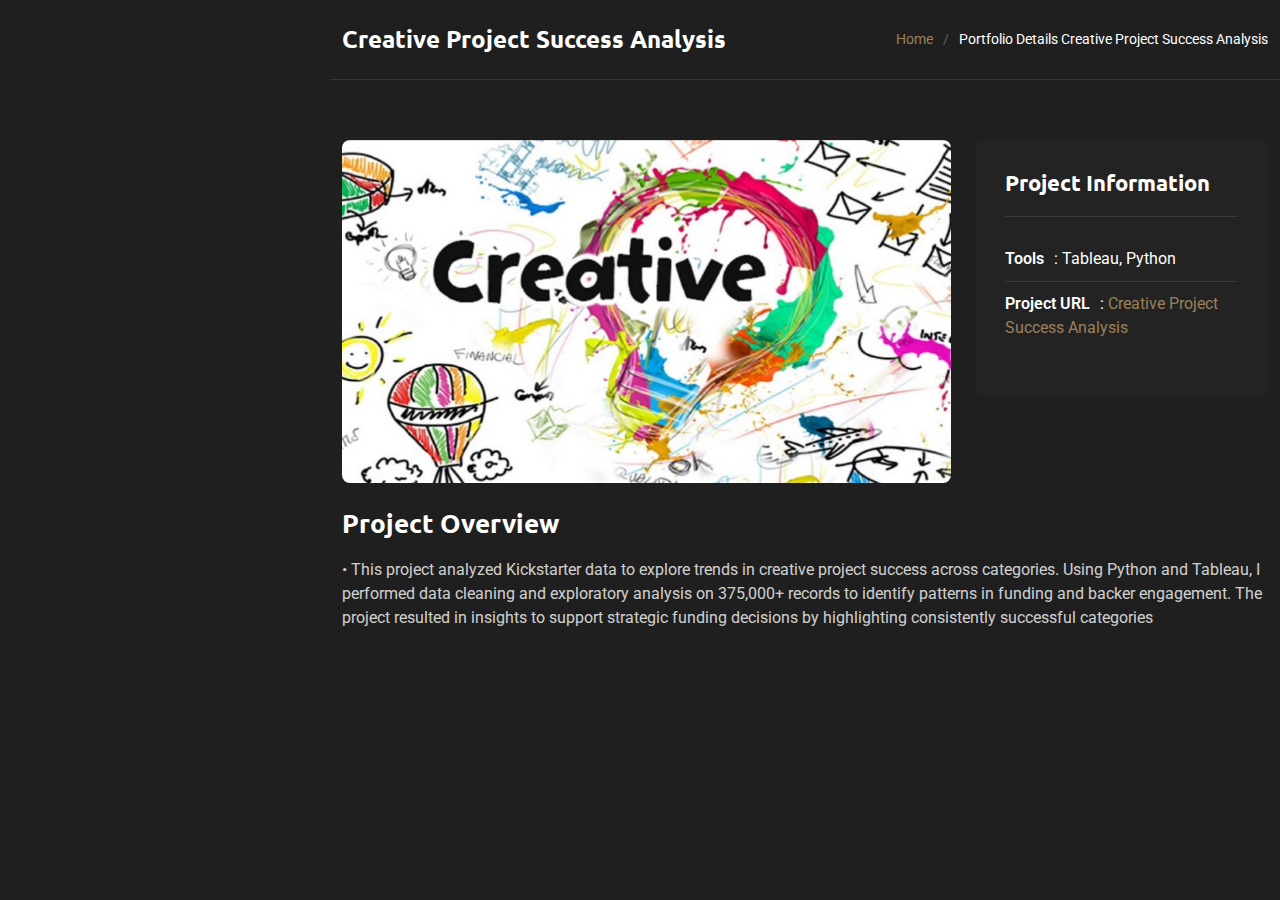
<file: portfolio-details2 - Copy.html>
<!DOCTYPE html>
<html lang="en">

<head>
  <meta charset="utf-8">
  <meta content="width=device-width, initial-scale=1.0" name="viewport">
  <title>Portfolio Details Creative Project Success Analysis</title>
  <meta name="description" content="">
  <meta name="keywords" content="">

  <!-- Favicons -->
  <link href="assets/img/favicon.png" rel="icon">
  <link href="assets/img/apple-touch-icon.png" rel="apple-touch-icon">

  <!-- Fonts -->
  <link href="https://fonts.googleapis.com" rel="preconnect">
  <link href="https://fonts.gstatic.com" rel="preconnect" crossorigin>
  <link href="https://fonts.googleapis.com/css2?family=Roboto:ital,wght@0,100;0,300;0,400;0,500;0,700;0,900;1,100;1,300;1,400;1,500;1,700;1,900&family=Ubuntu:ital,wght@0,300;0,400;0,500;0,700;1,300;1,400;1,500;1,700&family=Nunito:ital,wght@0,200;0,300;0,400;0,500;0,600;0,700;0,800;0,900;1,200;1,300;1,400;1,500;1,600;1,700;1,800;1,900&display=swap" rel="stylesheet">

  <!-- Vendor CSS Files -->
  <link href="assets/vendor/bootstrap/css/bootstrap.min.css" rel="stylesheet">
  <link href="assets/vendor/bootstrap-icons/bootstrap-icons.css" rel="stylesheet">
  <link href="assets/vendor/aos/aos.css" rel="stylesheet">
  <link href="assets/vendor/glightbox/css/glightbox.min.css" rel="stylesheet">
  <link href="assets/vendor/swiper/swiper-bundle.min.css" rel="stylesheet">

  <!-- Main CSS File -->
  <link href="assets/css/main.css" rel="stylesheet">

  <!-- =======================================================
  * Template Name: SnapFolio
  * Template URL: https://bootstrapmade.com/snapfolio-bootstrap-portfolio-template/
  * Updated: Jun 13 2025 with Bootstrap v5.3.6
  * Author: BootstrapMade.com
  * License: https://bootstrapmade.com/license/
  ======================================================== -->
</head>

<body class="portfolio-details-page">

  <header id="header" class="header dark-background d-flex flex-column justify-content-center">
    <i class="header-toggle d-xl-none bi bi-list"></i>

    <!-- <div class="header-container d-flex flex-column align-items-start">
      <nav id="navmenu" class="navmenu">
        <ul>
          <li><a href="#hero"><i class="bi bi-house navicon"></i>Home</a></li>
          <li><a href="#about"><i class="bi bi-person navicon"></i> About</a></li>
          <li><a href="#resume"><i class="bi bi-file-earmark-text navicon"></i> Resume</a></li>
          <li><a href="#portfolio"><i class="bi bi-images navicon"></i> Portfolio</a></li>
          <li><a href="#services"><i class="bi bi-hdd-stack navicon"></i> Services</a></li>
          <li class="dropdown"><a href="#"><i class="bi bi-menu-button navicon"></i> <span>Dropdown</span> <i class="bi bi-chevron-down toggle-dropdown"></i></a>
            <ul>
              <li><a href="#">Dropdown 1</a></li>
              <li class="dropdown"><a href="#"><span>Deep Dropdown</span> <i class="bi bi-chevron-down toggle-dropdown"></i></a>
                <ul>
                  <li><a href="#">Deep Dropdown 1</a></li>
                  <li><a href="#">Deep Dropdown 2</a></li>
                  <li><a href="#">Deep Dropdown 3</a></li>
                  <li><a href="#">Deep Dropdown 4</a></li>
                  <li><a href="#">Deep Dropdown 5</a></li>
                </ul>
              </li>
              <li><a href="#">Dropdown 2</a></li>
              <li><a href="#">Dropdown 3</a></li>
              <li><a href="#">Dropdown 4</a></li>
            </ul>
          </li>
          <li><a href="#contact"><i class="bi bi-envelope navicon"></i> Contact</a></li>
        </ul>
      </nav>

      <div class="social-links text-center">
        <a href="#" class="twitter"><i class="bi bi-twitter-x"></i></a>
        <a href="#" class="facebook"><i class="bi bi-facebook"></i></a>
        <a href="#" class="instagram"><i class="bi bi-instagram"></i></a>
        <a href="#" class="google-plus"><i class="bi bi-skype"></i></a>
        <a href="#" class="linkedin"><i class="bi bi-linkedin"></i></a>
      </div>

    </div> -->

  </header>

  <main class="main">

    <!-- Page Title -->
    <div class="page-title dark-background">
      <div class="container d-lg-flex justify-content-between align-items-center">
        <h1 class="mb-2 mb-lg-0">Creative Project Success Analysis</h1>
        <nav class="breadcrumbs">
          <ol>
            <li><a href="index.html">Home</a></li>
            <li class="current">Portfolio Details Creative Project Success Analysis</li>
          </ol>
        </nav>
      </div>
    </div><!-- End Page Title -->

    <!-- Portfolio Details Section -->
    <section id="portfolio-details" class="portfolio-details section">

      <div class="container" data-aos="fade-up" data-aos-delay="100">

        <div class="row gy-4">

          <div class="col-lg-8">
            <div class="portfolio-details-slider swiper init-swiper">

              <script type="application/json" class="swiper-config">
                {
                  "loop": true,
                  "speed": 600,
                  "autoplay": {
                    "delay": 5000
                  },
                  "slidesPerView": "auto",
                  "pagination": {
                    "el": ".swiper-pagination",
                    "type": "bullets",
                    "clickable": true
                  }
                }
              </script>

              <div class="swiper-wrapper align-items-center">

                <div class="swiper-slide">
                  <img src="assets/img/portfolio/portfolio-3.jpg" alt="Portfolio Image" class="img-fluid" loading="lazy">
                </div>

                <!--<div class="swiper-slide">
                  <img src="assets/img/portfolio/portfolio-10.webp" alt="Portfolio Image" class="img-fluid" loading="lazy">
                </div>

                <div class="swiper-slide">
                  <img src="assets/img/portfolio/portfolio-7.webp" alt="Portfolio Image" class="img-fluid" loading="lazy">
                </div> -->

              </div>
              <div class="swiper-pagination"></div>
            </div>
          </div>

          <div class="col-lg-4">
            <div class="portfolio-info" data-aos="fade-left" data-aos-delay="200">
              <h3>Project Information</h3>
              <ul>
                <li><strong>Tools</strong>: Tableau, Python</li>
                <li><strong>Project URL</strong>: <a href="https://drive.google.com/file/d/1txTm5m-gxDGX1dm8byW3LpjsG-D6f0g-/view?usp=sharing" target="_blank">Creative Project Success Analysis</a></li>
              </ul>
            </div>
          </div>

          <div class="col-lg-12">
            <div class="portfolio-description" data-aos="fade-up" data-aos-delay="300">
              <h2>Project Overview</h2>
              <p>
                •	This project analyzed Kickstarter data to explore trends in creative project success across categories. Using Python and Tableau, I performed data cleaning and exploratory analysis on 375,000+ records to identify patterns in funding and backer engagement. The project resulted in insights to support strategic funding decisions by highlighting consistently successful categories
              </p>       
            
            </div>
          </div>

        </div>

      </div>

    </section><!-- /Portfolio Details Section -->

  </main>

  <footer id="footer" class="footer position-relative">

    <!-- <div class="container">
      <div class="copyright text-center ">
        <p>© <span>Copyright</span> <strong class="px-1 sitename">iPortfolio</strong> <span>All Rights Reserved</span></p>
      </div>
      <div class="credits"> -->
        <!-- All the links in the footer should remain intact. -->
        <!-- You can delete the links only if you've purchased the pro version. -->
        <!-- Licensing information: https://bootstrapmade.com/license/ -->
        <!-- Purchase the pro version with working PHP/AJAX contact form: [buy-url] -->
        <!-- Designed by <a href="https://bootstrapmade.com/">BootstrapMade</a>
      </div>
    </div> -->

  </footer>

  <!-- Scroll Top -->
  <a href="#" id="scroll-top" class="scroll-top d-flex align-items-center justify-content-center"><i class="bi bi-arrow-up-short"></i></a>

  <!-- Preloader -->
  <div id="preloader"></div>

  <!-- Vendor JS Files -->
  <script src="assets/vendor/bootstrap/js/bootstrap.bundle.min.js"></script>
  <script src="assets/vendor/php-email-form/validate.js"></script>
  <script src="assets/vendor/aos/aos.js"></script>
  <script src="assets/vendor/typed.js/typed.umd.js"></script>
  <script src="assets/vendor/purecounter/purecounter_vanilla.js"></script>
  <script src="assets/vendor/waypoints/noframework.waypoints.js"></script>
  <script src="assets/vendor/isotope-layout/isotope.pkgd.min.js"></script>
  <script src="assets/vendor/imagesloaded/imagesloaded.pkgd.min.js"></script>
  <script src="assets/vendor/glightbox/js/glightbox.min.js"></script>
  <script src="assets/vendor/swiper/swiper-bundle.min.js"></script>

  <!-- Main JS File -->
  <script src="assets/js/main.js"></script>

</body>

</html>
</file>
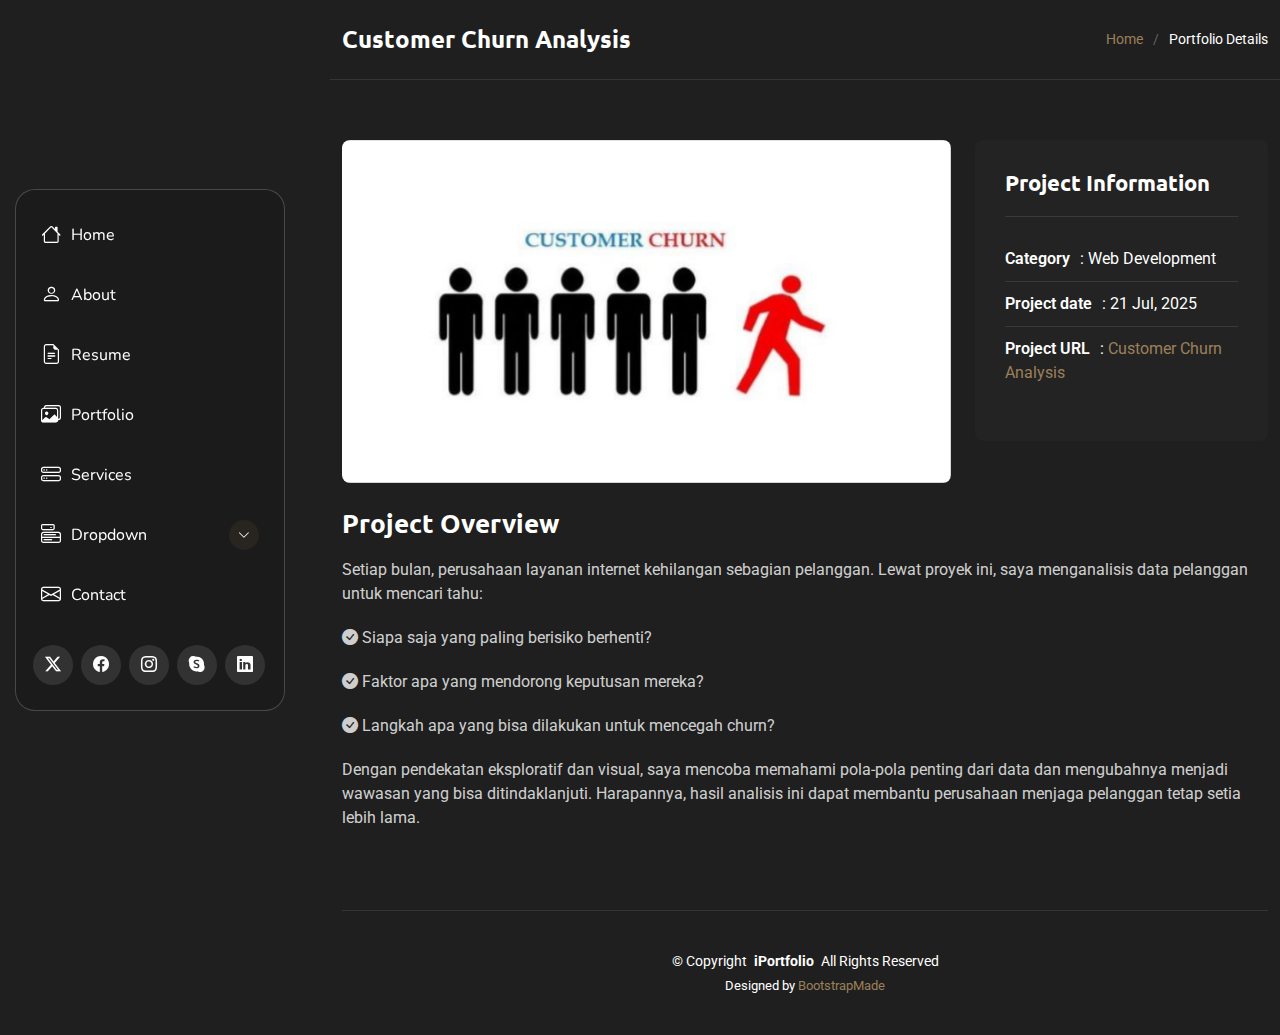
<file: portfolio-details2.html>
<!DOCTYPE html>
<html lang="en">

<head>
  <meta charset="utf-8">
  <meta content="width=device-width, initial-scale=1.0" name="viewport">
  <title>Portfolio Details - SnapFolio Bootstrap Template</title>
  <meta name="description" content="">
  <meta name="keywords" content="">

  <!-- Favicons -->
  <link href="assets/img/favicon.png" rel="icon">
  <link href="assets/img/apple-touch-icon.png" rel="apple-touch-icon">

  <!-- Fonts -->
  <link href="https://fonts.googleapis.com" rel="preconnect">
  <link href="https://fonts.gstatic.com" rel="preconnect" crossorigin>
  <link href="https://fonts.googleapis.com/css2?family=Roboto:ital,wght@0,100;0,300;0,400;0,500;0,700;0,900;1,100;1,300;1,400;1,500;1,700;1,900&family=Ubuntu:ital,wght@0,300;0,400;0,500;0,700;1,300;1,400;1,500;1,700&family=Nunito:ital,wght@0,200;0,300;0,400;0,500;0,600;0,700;0,800;0,900;1,200;1,300;1,400;1,500;1,600;1,700;1,800;1,900&display=swap" rel="stylesheet">

  <!-- Vendor CSS Files -->
  <link href="assets/vendor/bootstrap/css/bootstrap.min.css" rel="stylesheet">
  <link href="assets/vendor/bootstrap-icons/bootstrap-icons.css" rel="stylesheet">
  <link href="assets/vendor/aos/aos.css" rel="stylesheet">
  <link href="assets/vendor/glightbox/css/glightbox.min.css" rel="stylesheet">
  <link href="assets/vendor/swiper/swiper-bundle.min.css" rel="stylesheet">

  <!-- Main CSS File -->
  <link href="assets/css/main.css" rel="stylesheet">

  <!-- =======================================================
  * Template Name: SnapFolio
  * Template URL: https://bootstrapmade.com/snapfolio-bootstrap-portfolio-template/
  * Updated: Jun 13 2025 with Bootstrap v5.3.6
  * Author: BootstrapMade.com
  * License: https://bootstrapmade.com/license/
  ======================================================== -->
</head>

<body class="portfolio-details-page">

  <header id="header" class="header dark-background d-flex flex-column justify-content-center">
    <i class="header-toggle d-xl-none bi bi-list"></i>

    <div class="header-container d-flex flex-column align-items-start">
      <nav id="navmenu" class="navmenu">
        <ul>
          <li><a href="#hero"><i class="bi bi-house navicon"></i>Home</a></li>
          <li><a href="#about"><i class="bi bi-person navicon"></i> About</a></li>
          <li><a href="#resume"><i class="bi bi-file-earmark-text navicon"></i> Resume</a></li>
          <li><a href="#portfolio"><i class="bi bi-images navicon"></i> Portfolio</a></li>
          <li><a href="#services"><i class="bi bi-hdd-stack navicon"></i> Services</a></li>
          <li class="dropdown"><a href="#"><i class="bi bi-menu-button navicon"></i> <span>Dropdown</span> <i class="bi bi-chevron-down toggle-dropdown"></i></a>
            <ul>
              <li><a href="#">Dropdown 1</a></li>
              <li class="dropdown"><a href="#"><span>Deep Dropdown</span> <i class="bi bi-chevron-down toggle-dropdown"></i></a>
                <ul>
                  <li><a href="#">Deep Dropdown 1</a></li>
                  <li><a href="#">Deep Dropdown 2</a></li>
                  <li><a href="#">Deep Dropdown 3</a></li>
                  <li><a href="#">Deep Dropdown 4</a></li>
                  <li><a href="#">Deep Dropdown 5</a></li>
                </ul>
              </li>
              <li><a href="#">Dropdown 2</a></li>
              <li><a href="#">Dropdown 3</a></li>
              <li><a href="#">Dropdown 4</a></li>
            </ul>
          </li>
          <li><a href="#contact"><i class="bi bi-envelope navicon"></i> Contact</a></li>
        </ul>
      </nav>

      <div class="social-links text-center">
        <a href="#" class="twitter"><i class="bi bi-twitter-x"></i></a>
        <a href="#" class="facebook"><i class="bi bi-facebook"></i></a>
        <a href="#" class="instagram"><i class="bi bi-instagram"></i></a>
        <a href="#" class="google-plus"><i class="bi bi-skype"></i></a>
        <a href="#" class="linkedin"><i class="bi bi-linkedin"></i></a>
      </div>

    </div>

  </header>

  <main class="main">

    <!-- Page Title -->
    <div class="page-title dark-background">
      <div class="container d-lg-flex justify-content-between align-items-center">
        <h1 class="mb-2 mb-lg-0">Customer Churn Analysis</h1>
        <nav class="breadcrumbs">
          <ol>
            <li><a href="index.html">Home</a></li>
            <li class="current">Portfolio Details</li>
          </ol>
        </nav>
      </div>
    </div><!-- End Page Title -->

    <!-- Portfolio Details Section -->
    <section id="portfolio-details" class="portfolio-details section">

      <div class="container" data-aos="fade-up" data-aos-delay="100">

        <div class="row gy-4">

          <div class="col-lg-8">
            <div class="portfolio-details-slider swiper init-swiper">

              <script type="application/json" class="swiper-config">
                {
                  "loop": true,
                  "speed": 600,
                  "autoplay": {
                    "delay": 5000
                  },
                  "slidesPerView": "auto",
                  "pagination": {
                    "el": ".swiper-pagination",
                    "type": "bullets",
                    "clickable": true
                  }
                }
              </script>

              <div class="swiper-wrapper align-items-center">

                <div class="swiper-slide">
                  <img src="assets/img/portfolio/portfolio-1.jpg" alt="Portfolio Image" class="img-fluid" loading="lazy">
                </div>

                <!--<div class="swiper-slide">
                  <img src="assets/img/portfolio/portfolio-10.webp" alt="Portfolio Image" class="img-fluid" loading="lazy">
                </div>

                <div class="swiper-slide">
                  <img src="assets/img/portfolio/portfolio-7.webp" alt="Portfolio Image" class="img-fluid" loading="lazy">
                </div> -->

              </div>
              <div class="swiper-pagination"></div>
            </div>
          </div>

          <div class="col-lg-4">
            <div class="portfolio-info" data-aos="fade-left" data-aos-delay="200">
              <h3>Project Information</h3>
              <ul>
                <li><strong>Category</strong>: Web Development</li>
                <li><strong>Project date</strong>: 21 Jul, 2025</li>
                <li><strong>Project URL</strong>: <a href="https://drive.google.com/file/d/1VLffS96lV9yQKT_aNY_vQ4sbR5-iZiBW/view?usp=sharing" target="_blank">Customer Churn Analysis</a></li>
              </ul>
            </div>
          </div>

          <div class="col-lg-12">
            <div class="portfolio-description" data-aos="fade-up" data-aos-delay="300">
              <h2>Project Overview</h2>
              <p>
                Setiap bulan, perusahaan layanan internet kehilangan sebagian pelanggan. Lewat proyek ini, saya menganalisis data pelanggan untuk mencari tahu:
              </p>
<p><i class="bi bi-check-circle-fill"></i> Siapa saja yang paling berisiko berhenti?</p>
<p><i class="bi bi-check-circle-fill"></i> Faktor apa yang mendorong keputusan mereka?</p>
<p><i class="bi bi-check-circle-fill"></i> Langkah apa yang bisa dilakukan untuk mencegah churn?</p>

<p>Dengan pendekatan eksploratif dan visual, saya mencoba memahami pola-pola penting dari data dan mengubahnya menjadi wawasan yang bisa ditindaklanjuti. Harapannya, hasil analisis ini dapat membantu perusahaan menjaga pelanggan tetap setia lebih lama.
</p>          
            
            </div>
          </div>

        </div>

      </div>

    </section><!-- /Portfolio Details Section -->

  </main>

  <footer id="footer" class="footer position-relative">

    <div class="container">
      <div class="copyright text-center ">
        <p>© <span>Copyright</span> <strong class="px-1 sitename">iPortfolio</strong> <span>All Rights Reserved</span></p>
      </div>
      <div class="credits">
        <!-- All the links in the footer should remain intact. -->
        <!-- You can delete the links only if you've purchased the pro version. -->
        <!-- Licensing information: https://bootstrapmade.com/license/ -->
        <!-- Purchase the pro version with working PHP/AJAX contact form: [buy-url] -->
        Designed by <a href="https://bootstrapmade.com/">BootstrapMade</a>
      </div>
    </div>

  </footer>

  <!-- Scroll Top -->
  <a href="#" id="scroll-top" class="scroll-top d-flex align-items-center justify-content-center"><i class="bi bi-arrow-up-short"></i></a>

  <!-- Preloader -->
  <div id="preloader"></div>

  <!-- Vendor JS Files -->
  <script src="assets/vendor/bootstrap/js/bootstrap.bundle.min.js"></script>
  <script src="assets/vendor/php-email-form/validate.js"></script>
  <script src="assets/vendor/aos/aos.js"></script>
  <script src="assets/vendor/typed.js/typed.umd.js"></script>
  <script src="assets/vendor/purecounter/purecounter_vanilla.js"></script>
  <script src="assets/vendor/waypoints/noframework.waypoints.js"></script>
  <script src="assets/vendor/isotope-layout/isotope.pkgd.min.js"></script>
  <script src="assets/vendor/imagesloaded/imagesloaded.pkgd.min.js"></script>
  <script src="assets/vendor/glightbox/js/glightbox.min.js"></script>
  <script src="assets/vendor/swiper/swiper-bundle.min.js"></script>

  <!-- Main JS File -->
  <script src="assets/js/main.js"></script>

</body>

</html>
</file>
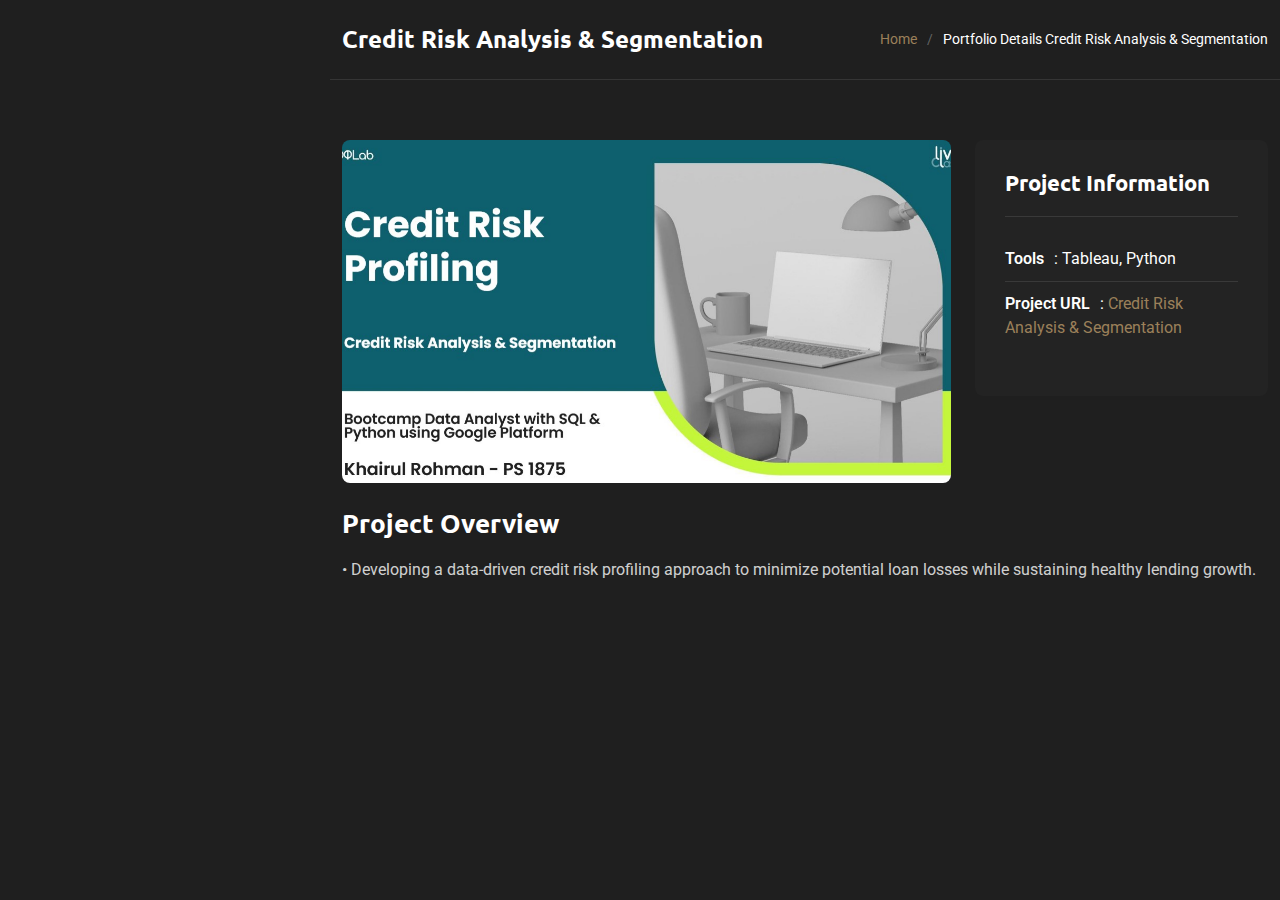
<file: portfolio-details4.html>
<!DOCTYPE html>
<html lang="en">

<head>
  <meta charset="utf-8">
  <meta content="width=device-width, initial-scale=1.0" name="viewport">
  <title>Portfolio Details Credit Risk Analysis & Segmentation</title>
  <meta name="description" content="">
  <meta name="keywords" content="">

  <!-- Favicons -->
  <link href="assets/img/favicon.png" rel="icon">
  <link href="assets/img/apple-touch-icon.png" rel="apple-touch-icon">

  <!-- Fonts -->
  <link href="https://fonts.googleapis.com" rel="preconnect">
  <link href="https://fonts.gstatic.com" rel="preconnect" crossorigin>
  <link href="https://fonts.googleapis.com/css2?family=Roboto:ital,wght@0,100;0,300;0,400;0,500;0,700;0,900;1,100;1,300;1,400;1,500;1,700;1,900&family=Ubuntu:ital,wght@0,300;0,400;0,500;0,700;1,300;1,400;1,500;1,700&family=Nunito:ital,wght@0,200;0,300;0,400;0,500;0,600;0,700;0,800;0,900;1,200;1,300;1,400;1,500;1,600;1,700;1,800;1,900&display=swap" rel="stylesheet">

  <!-- Vendor CSS Files -->
  <link href="assets/vendor/bootstrap/css/bootstrap.min.css" rel="stylesheet">
  <link href="assets/vendor/bootstrap-icons/bootstrap-icons.css" rel="stylesheet">
  <link href="assets/vendor/aos/aos.css" rel="stylesheet">
  <link href="assets/vendor/glightbox/css/glightbox.min.css" rel="stylesheet">
  <link href="assets/vendor/swiper/swiper-bundle.min.css" rel="stylesheet">

  <!-- Main CSS File -->
  <link href="assets/css/main.css" rel="stylesheet">

  <!-- =======================================================
  * Template Name: SnapFolio
  * Template URL: https://bootstrapmade.com/snapfolio-bootstrap-portfolio-template/
  * Updated: Jun 13 2025 with Bootstrap v5.3.6
  * Author: BootstrapMade.com
  * License: https://bootstrapmade.com/license/
  ======================================================== -->
</head>

<body class="portfolio-details-page">

  <header id="header" class="header dark-background d-flex flex-column justify-content-center">
    <i class="header-toggle d-xl-none bi bi-list"></i>

    <!-- <div class="header-container d-flex flex-column align-items-start">
      <nav id="navmenu" class="navmenu">
        <ul>
          <li><a href="#hero"><i class="bi bi-house navicon"></i>Home</a></li>
          <li><a href="#about"><i class="bi bi-person navicon"></i> About</a></li>
          <li><a href="#resume"><i class="bi bi-file-earmark-text navicon"></i> Resume</a></li>
          <li><a href="#portfolio"><i class="bi bi-images navicon"></i> Portfolio</a></li>
          <li><a href="#services"><i class="bi bi-hdd-stack navicon"></i> Services</a></li>
          <li class="dropdown"><a href="#"><i class="bi bi-menu-button navicon"></i> <span>Dropdown</span> <i class="bi bi-chevron-down toggle-dropdown"></i></a>
            <ul>
              <li><a href="#">Dropdown 1</a></li>
              <li class="dropdown"><a href="#"><span>Deep Dropdown</span> <i class="bi bi-chevron-down toggle-dropdown"></i></a>
                <ul>
                  <li><a href="#">Deep Dropdown 1</a></li>
                  <li><a href="#">Deep Dropdown 2</a></li>
                  <li><a href="#">Deep Dropdown 3</a></li>
                  <li><a href="#">Deep Dropdown 4</a></li>
                  <li><a href="#">Deep Dropdown 5</a></li>
                </ul>
              </li>
              <li><a href="#">Dropdown 2</a></li>
              <li><a href="#">Dropdown 3</a></li>
              <li><a href="#">Dropdown 4</a></li>
            </ul>
          </li>
          <li><a href="#contact"><i class="bi bi-envelope navicon"></i> Contact</a></li>
        </ul>
      </nav>

      <div class="social-links text-center">
        <a href="#" class="twitter"><i class="bi bi-twitter-x"></i></a>
        <a href="#" class="facebook"><i class="bi bi-facebook"></i></a>
        <a href="#" class="instagram"><i class="bi bi-instagram"></i></a>
        <a href="#" class="google-plus"><i class="bi bi-skype"></i></a>
        <a href="#" class="linkedin"><i class="bi bi-linkedin"></i></a>
      </div>

    </div> -->

  </header>

  <main class="main">

    <!-- Page Title -->
    <div class="page-title dark-background">
      <div class="container d-lg-flex justify-content-between align-items-center">
        <h1 class="mb-2 mb-lg-0">Credit Risk Analysis & Segmentation</h1>
        <nav class="breadcrumbs">
          <ol>
            <li><a href="index.html">Home</a></li>
            <li class="current">Portfolio Details Credit Risk Analysis & Segmentation</li>
          </ol>
        </nav>
      </div>
    </div><!-- End Page Title -->

    <!-- Portfolio Details Section -->
    <section id="portfolio-details" class="portfolio-details section">

      <div class="container" data-aos="fade-up" data-aos-delay="100">

        <div class="row gy-4">

          <div class="col-lg-8">
            <div class="portfolio-details-slider swiper init-swiper">

              <script type="application/json" class="swiper-config">
                {
                  "loop": true,
                  "speed": 600,
                  "autoplay": {
                    "delay": 5000
                  },
                  "slidesPerView": "auto",
                  "pagination": {
                    "el": ".swiper-pagination",
                    "type": "bullets",
                    "clickable": true
                  }
                }
              </script>

              <div class="swiper-wrapper align-items-center">

                <div class="swiper-slide">
                  <img src="assets/img/portfolio/portfolio-4.jpg" alt="Portfolio Image" class="img-fluid" loading="lazy">
                </div>

                <!--<div class="swiper-slide">
                  <img src="assets/img/portfolio/portfolio-10.webp" alt="Portfolio Image" class="img-fluid" loading="lazy">
                </div>

                <div class="swiper-slide">
                  <img src="assets/img/portfolio/portfolio-7.webp" alt="Portfolio Image" class="img-fluid" loading="lazy">
                </div> -->

              </div>
              <div class="swiper-pagination"></div>
            </div>
          </div>

          <div class="col-lg-4">
            <div class="portfolio-info" data-aos="fade-left" data-aos-delay="200">
              <h3>Project Information</h3>
              <ul>
                <li><strong>Tools</strong>: Tableau, Python</li>
                <li><strong>Project URL</strong>: <a href="https://drive.google.com/file/d/1NQl42HTgiWZpmz3XYJvFXYK-A_Rq2Pl9/view?usp=sharing" target="_blank">Credit Risk Analysis & Segmentation</a></li>
              </ul>
            </div>
          </div>

          <div class="col-lg-12">
            <div class="portfolio-description" data-aos="fade-up" data-aos-delay="300">
              <h2>Project Overview</h2>
              <p>
                •	Developing a data-driven credit risk profiling approach to minimize potential loan losses while sustaining healthy lending growth.
              </p>       
            
            </div>
          </div>

        </div>

      </div>

    </section><!-- /Portfolio Details Section -->

  </main>

  <footer id="footer" class="footer position-relative">

    <!-- <div class="container">
      <div class="copyright text-center ">
        <p>© <span>Copyright</span> <strong class="px-1 sitename">iPortfolio</strong> <span>All Rights Reserved</span></p>
      </div>
      <div class="credits"> -->
        <!-- All the links in the footer should remain intact. -->
        <!-- You can delete the links only if you've purchased the pro version. -->
        <!-- Licensing information: https://bootstrapmade.com/license/ -->
        <!-- Purchase the pro version with working PHP/AJAX contact form: [buy-url] -->
        <!-- Designed by <a href="https://bootstrapmade.com/">BootstrapMade</a>
      </div>
    </div> -->

  </footer>

  <!-- Scroll Top -->
  <a href="#" id="scroll-top" class="scroll-top d-flex align-items-center justify-content-center"><i class="bi bi-arrow-up-short"></i></a>

  <!-- Preloader -->
  <div id="preloader"></div>

  <!-- Vendor JS Files -->
  <script src="assets/vendor/bootstrap/js/bootstrap.bundle.min.js"></script>
  <script src="assets/vendor/php-email-form/validate.js"></script>
  <script src="assets/vendor/aos/aos.js"></script>
  <script src="assets/vendor/typed.js/typed.umd.js"></script>
  <script src="assets/vendor/purecounter/purecounter_vanilla.js"></script>
  <script src="assets/vendor/waypoints/noframework.waypoints.js"></script>
  <script src="assets/vendor/isotope-layout/isotope.pkgd.min.js"></script>
  <script src="assets/vendor/imagesloaded/imagesloaded.pkgd.min.js"></script>
  <script src="assets/vendor/glightbox/js/glightbox.min.js"></script>
  <script src="assets/vendor/swiper/swiper-bundle.min.js"></script>

  <!-- Main JS File -->
  <script src="assets/js/main.js"></script>

</body>

</html>
</file>
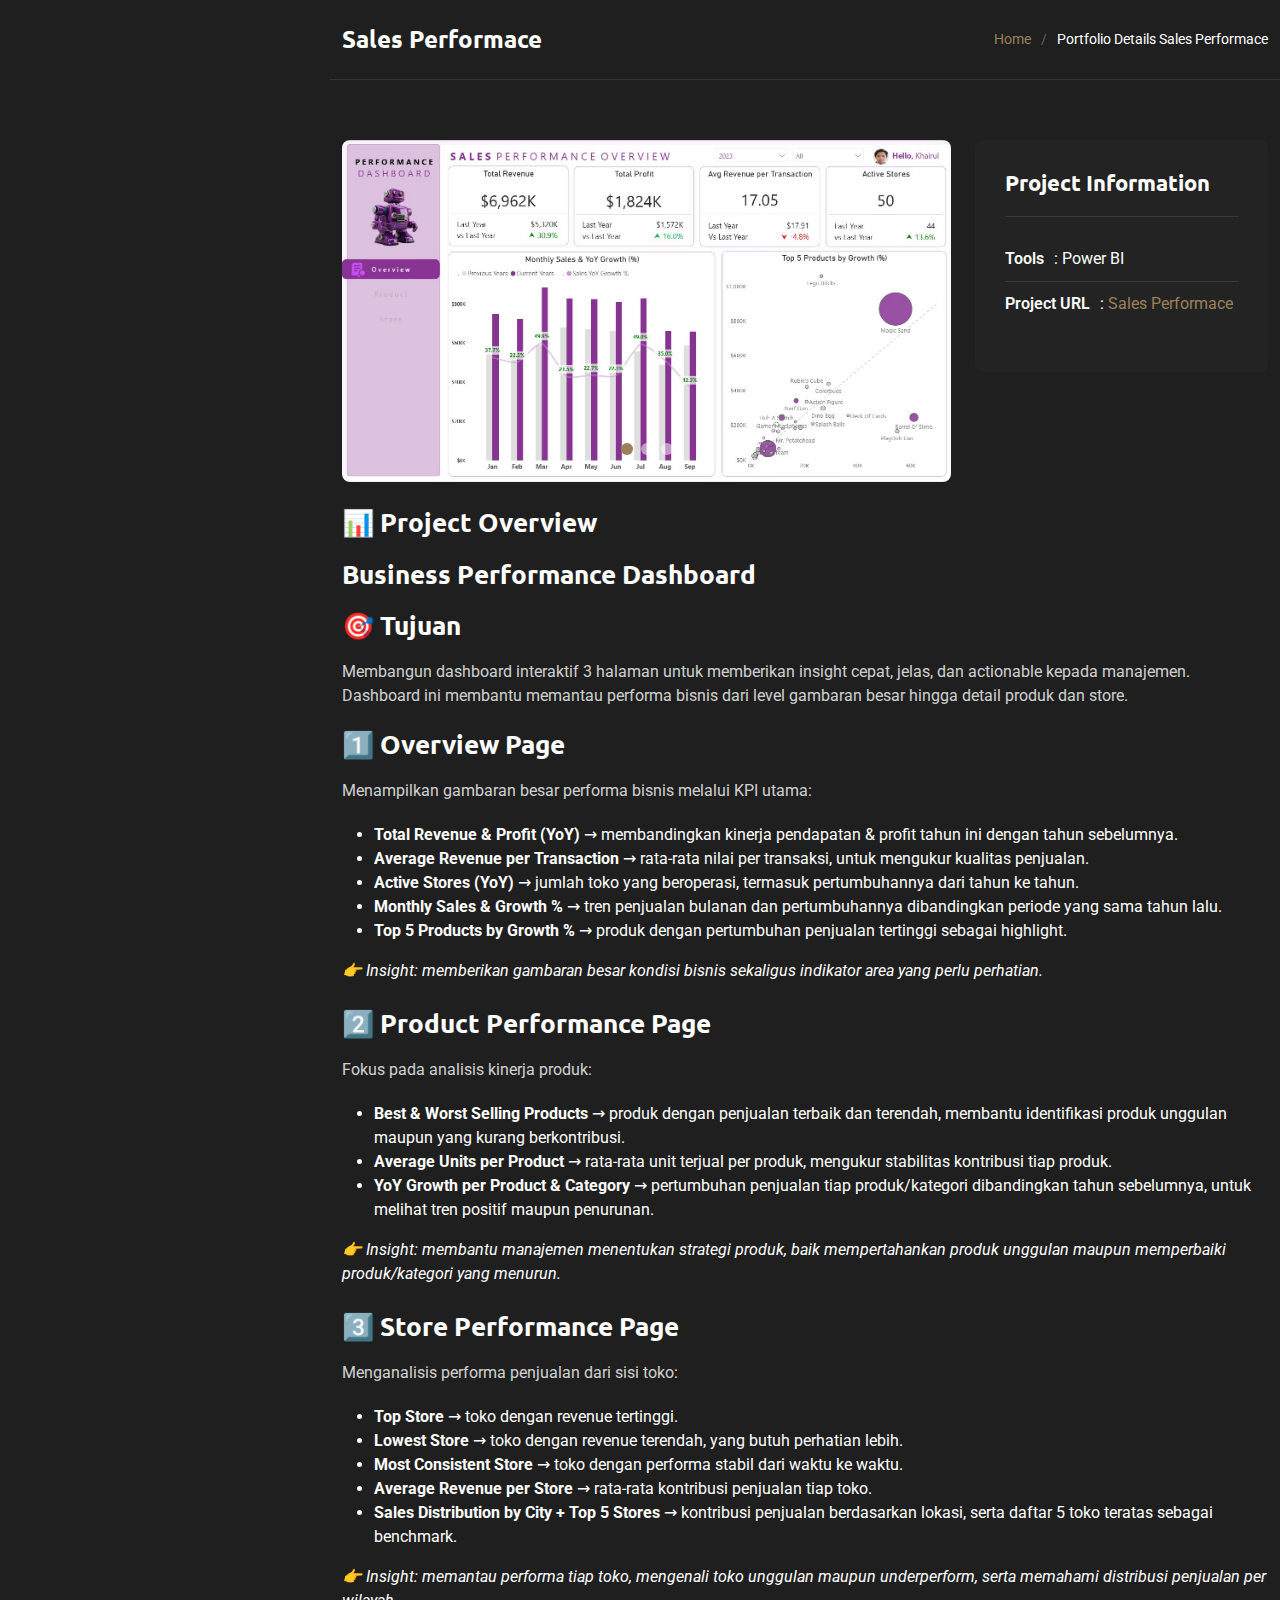
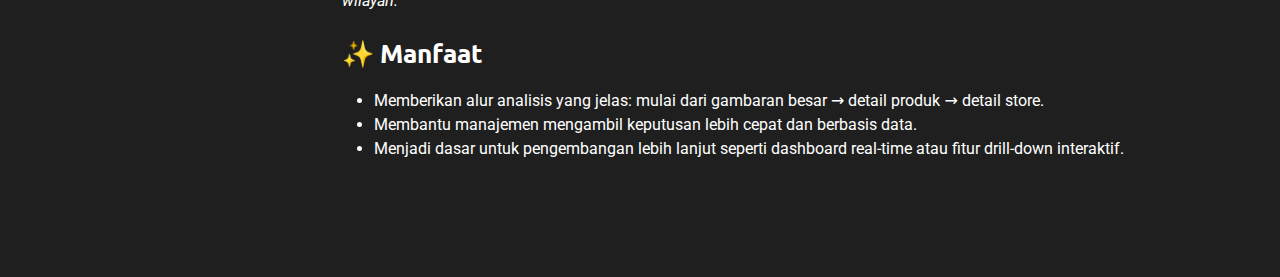
<file: portfolio-details5.html>
<!DOCTYPE html>
<html lang="en">

<head>
  <meta charset="utf-8">
  <meta content="width=device-width, initial-scale=1.0" name="viewport">
  <title>Portfolio Details Sales performance</title>
  <meta name="description" content="">
  <meta name="keywords" content="">

  <!-- Favicons -->
  <link href="assets/img/favicon.png" rel="icon">
  <link href="assets/img/apple-touch-icon.png" rel="apple-touch-icon">

  <!-- Fonts -->
  <link href="https://fonts.googleapis.com" rel="preconnect">
  <link href="https://fonts.gstatic.com" rel="preconnect" crossorigin>
  <link href="https://fonts.googleapis.com/css2?family=Roboto:ital,wght@0,100;0,300;0,400;0,500;0,700;0,900;1,100;1,300;1,400;1,500;1,700;1,900&family=Ubuntu:ital,wght@0,300;0,400;0,500;0,700;1,300;1,400;1,500;1,700&family=Nunito:ital,wght@0,200;0,300;0,400;0,500;0,600;0,700;0,800;0,900;1,200;1,300;1,400;1,500;1,600;1,700;1,800;1,900&display=swap" rel="stylesheet">

  <!-- Vendor CSS Files -->
  <link href="assets/vendor/bootstrap/css/bootstrap.min.css" rel="stylesheet">
  <link href="assets/vendor/bootstrap-icons/bootstrap-icons.css" rel="stylesheet">
  <link href="assets/vendor/aos/aos.css" rel="stylesheet">
  <link href="assets/vendor/glightbox/css/glightbox.min.css" rel="stylesheet">
  <link href="assets/vendor/swiper/swiper-bundle.min.css" rel="stylesheet">

  <!-- Main CSS File -->
  <link href="assets/css/main.css" rel="stylesheet">

  <!-- =======================================================
  * Template Name: SnapFolio
  * Template URL: https://bootstrapmade.com/snapfolio-bootstrap-portfolio-template/
  * Updated: Jun 13 2025 with Bootstrap v5.3.6
  * Author: BootstrapMade.com
  * License: https://bootstrapmade.com/license/
  ======================================================== -->
</head>

<body class="portfolio-details-page">

  <header id="header" class="header dark-background d-flex flex-column justify-content-center">
    <i class="header-toggle d-xl-none bi bi-list"></i>

    <!-- <div class="header-container d-flex flex-column align-items-start">
      <nav id="navmenu" class="navmenu">
        <ul>
          <li><a href="#hero"><i class="bi bi-house navicon"></i>Home</a></li>
          <li><a href="#about"><i class="bi bi-person navicon"></i> About</a></li>
          <li><a href="#resume"><i class="bi bi-file-earmark-text navicon"></i> Resume</a></li>
          <li><a href="#portfolio"><i class="bi bi-images navicon"></i> Portfolio</a></li>
          <li><a href="#services"><i class="bi bi-hdd-stack navicon"></i> Services</a></li>
          <li class="dropdown"><a href="#"><i class="bi bi-menu-button navicon"></i> <span>Dropdown</span> <i class="bi bi-chevron-down toggle-dropdown"></i></a>
            <ul>
              <li><a href="#">Dropdown 1</a></li>
              <li class="dropdown"><a href="#"><span>Deep Dropdown</span> <i class="bi bi-chevron-down toggle-dropdown"></i></a>
                <ul>
                  <li><a href="#">Deep Dropdown 1</a></li>
                  <li><a href="#">Deep Dropdown 2</a></li>
                  <li><a href="#">Deep Dropdown 3</a></li>
                  <li><a href="#">Deep Dropdown 4</a></li>
                  <li><a href="#">Deep Dropdown 5</a></li>
                </ul>
              </li>
              <li><a href="#">Dropdown 2</a></li>
              <li><a href="#">Dropdown 3</a></li>
              <li><a href="#">Dropdown 4</a></li>
            </ul>
          </li>
          <li><a href="#contact"><i class="bi bi-envelope navicon"></i> Contact</a></li>
        </ul>
      </nav>

      <div class="social-links text-center">
        <a href="#" class="twitter"><i class="bi bi-twitter-x"></i></a>
        <a href="#" class="facebook"><i class="bi bi-facebook"></i></a>
        <a href="#" class="instagram"><i class="bi bi-instagram"></i></a>
        <a href="#" class="google-plus"><i class="bi bi-skype"></i></a>
        <a href="#" class="linkedin"><i class="bi bi-linkedin"></i></a>
      </div>

    </div> -->

  </header>

  <main class="main">

    <!-- Page Title -->
    <div class="page-title dark-background">
      <div class="container d-lg-flex justify-content-between align-items-center">
        <h1 class="mb-2 mb-lg-0">Sales Performace</h1>
        <nav class="breadcrumbs">
          <ol>
            <li><a href="index.html">Home</a></li>
            <li class="current">Portfolio Details Sales Performace</li>
          </ol>
        </nav>
      </div>
    </div><!-- End Page Title -->

    <!-- Portfolio Details Section -->
    <section id="portfolio-details" class="portfolio-details section">

      <div class="container" data-aos="fade-up" data-aos-delay="100">

        <div class="row gy-4">

          <div class="col-lg-8">
            <div class="portfolio-details-slider swiper init-swiper">

              <script type="application/json" class="swiper-config">
                {
                  "loop": true,
                  "speed": 600,
                  "autoplay": {
                    "delay": 5000
                  },
                  "slidesPerView": 1,
                  "pagination": {
                    "el": ".swiper-pagination",
                    "type": "bullets",
                    "clickable": true
                  }
                }
              </script>

              <div class="swiper-wrapper align-items-center">

                <div class="swiper-slide">
                  <img src="assets/img/portfolio/portfolio-5.jpg" alt="Portfolio Image" class="img-fluid" loading="lazy">
                </div>
                <div class="swiper-slide">
                  <img src="assets/img/portfolio/portfolio-5b.jpg" alt="Portfolio Image" class="img-fluid" loading="lazy">
                </div>
                <div class="swiper-slide">
                  <img src="assets/img/portfolio/portfolio-5c.jpg" alt="Portfolio Image" class="img-fluid" loading="lazy">
                </div>
                <!--<div class="swiper-slide">
                  <img src="assets/img/portfolio/portfolio-10.webp" alt="Portfolio Image" class="img-fluid" loading="lazy">
                </div>

                <div class="swiper-slide">
                  <img src="assets/img/portfolio/portfolio-7.webp" alt="Portfolio Image" class="img-fluid" loading="lazy">
                </div> -->

              </div>
              <div class="swiper-pagination"></div>
            </div>
          </div>

          <div class="col-lg-4">
            <div class="portfolio-info" data-aos="fade-left" data-aos-delay="200">
              <h3>Project Information</h3>
              <ul>
                <li><strong>Tools</strong>: Power BI</li>
                <li><strong>Project URL</strong>: <a href="https://drive.google.com/file/d/1NQl42HTgiWZpmz3XYJvFXYK-A_Rq2Pl9/view?usp=sharing" target="_blank">Sales Performace</a></li>
              </ul>
            </div>
          </div>

<div class="col-lg-12">
  <div class="portfolio-description" data-aos="fade-up" data-aos-delay="300">
    <h2>📊 Project Overview</h2>
    <h2>Business Performance Dashboard</h2>

    <h2>🎯 Tujuan</h2>
    <p>
      Membangun dashboard interaktif 3 halaman untuk memberikan insight cepat, jelas, 
      dan actionable kepada manajemen. Dashboard ini membantu memantau performa bisnis 
      dari level gambaran besar hingga detail produk dan store.
    </p>

    <h2>1️⃣ Overview Page</h2>
    <p>Menampilkan gambaran besar performa bisnis melalui KPI utama:</p>
    <ul>
      <li><b>Total Revenue & Profit (YoY)</b> → membandingkan kinerja pendapatan & profit tahun ini dengan tahun sebelumnya.</li>
      <li><b>Average Revenue per Transaction</b> → rata-rata nilai per transaksi, untuk mengukur kualitas penjualan.</li>
      <li><b>Active Stores (YoY)</b> → jumlah toko yang beroperasi, termasuk pertumbuhannya dari tahun ke tahun.</li>
      <li><b>Monthly Sales & Growth %</b> → tren penjualan bulanan dan pertumbuhannya dibandingkan periode yang sama tahun lalu.</li>
      <li><b>Top 5 Products by Growth %</b> → produk dengan pertumbuhan penjualan tertinggi sebagai highlight.</li>
    </ul>
    <div class="insight"><i>👉 Insight: memberikan gambaran besar kondisi bisnis sekaligus indikator area yang perlu perhatian.</i></div><br>

    <h2>2️⃣ Product Performance Page</h2>
    <p>Fokus pada analisis kinerja produk:</p>
    <ul>
      <li><b>Best & Worst Selling Products</b> → produk dengan penjualan terbaik dan terendah, membantu identifikasi produk unggulan maupun yang kurang berkontribusi.</li>
      <li><b>Average Units per Product</b> → rata-rata unit terjual per produk, mengukur stabilitas kontribusi tiap produk.</li>
      <li><b>YoY Growth per Product & Category</b> → pertumbuhan penjualan tiap produk/kategori dibandingkan tahun sebelumnya, untuk melihat tren positif maupun penurunan.</li>
    </ul>
    <div class="insight"><i>👉 Insight: membantu manajemen menentukan strategi produk, baik mempertahankan produk unggulan maupun memperbaiki produk/kategori yang menurun.</i></div><br>

    <h2>3️⃣ Store Performance Page</h2>
    <p>Menganalisis performa penjualan dari sisi toko:</p>
    <ul>
      <li><b>Top Store</b> → toko dengan revenue tertinggi.</li>
      <li><b>Lowest Store</b> → toko dengan revenue terendah, yang butuh perhatian lebih.</li>
      <li><b>Most Consistent Store</b> → toko dengan performa stabil dari waktu ke waktu.</li>
      <li><b>Average Revenue per Store</b> → rata-rata kontribusi penjualan tiap toko.</li>
      <li><b>Sales Distribution by City + Top 5 Stores</b> → kontribusi penjualan berdasarkan lokasi, serta daftar 5 toko teratas sebagai benchmark.</li>
    </ul>
    <div class="insight"><i>👉 Insight: memantau performa tiap toko, mengenali toko unggulan maupun underperform, serta memahami distribusi penjualan per wilayah.</i></div><br>

    <h2>✨ Manfaat</h2>
    <ul>
      <li>Memberikan alur analisis yang jelas: mulai dari gambaran besar → detail produk → detail store.</li>
      <li>Membantu manajemen mengambil keputusan lebih cepat dan berbasis data.</li>
      <li>Menjadi dasar untuk pengembangan lebih lanjut seperti dashboard real-time atau fitur drill-down interaktif.</li>
    </ul>
  </div>
</div>

        </div>

      </div>

    </section><!-- /Portfolio Details Section -->

  </main>

  <footer id="footer" class="footer position-relative">

    <!-- <div class="container">
      <div class="copyright text-center ">
        <p>© <span>Copyright</span> <strong class="px-1 sitename">iPortfolio</strong> <span>All Rights Reserved</span></p>
      </div>
      <div class="credits"> -->
        <!-- All the links in the footer should remain intact. -->
        <!-- You can delete the links only if you've purchased the pro version. -->
        <!-- Licensing information: https://bootstrapmade.com/license/ -->
        <!-- Purchase the pro version with working PHP/AJAX contact form: [buy-url] -->
        <!-- Designed by <a href="https://bootstrapmade.com/">BootstrapMade</a>
      </div>
    </div> -->

  </footer>

  <!-- Scroll Top -->
  <a href="#" id="scroll-top" class="scroll-top d-flex align-items-center justify-content-center"><i class="bi bi-arrow-up-short"></i></a>

  <!-- Preloader -->
  <div id="preloader"></div>

  <!-- Vendor JS Files -->
  <script src="assets/vendor/bootstrap/js/bootstrap.bundle.min.js"></script>
  <script src="assets/vendor/php-email-form/validate.js"></script>
  <script src="assets/vendor/aos/aos.js"></script>
  <script src="assets/vendor/typed.js/typed.umd.js"></script>
  <script src="assets/vendor/purecounter/purecounter_vanilla.js"></script>
  <script src="assets/vendor/waypoints/noframework.waypoints.js"></script>
  <script src="assets/vendor/isotope-layout/isotope.pkgd.min.js"></script>
  <script src="assets/vendor/imagesloaded/imagesloaded.pkgd.min.js"></script>
  <script src="assets/vendor/glightbox/js/glightbox.min.js"></script>
  <script src="assets/vendor/swiper/swiper-bundle.min.js"></script>

  <!-- Main JS File -->
  <script src="assets/js/main.js"></script>

</body>

</html>
</file>
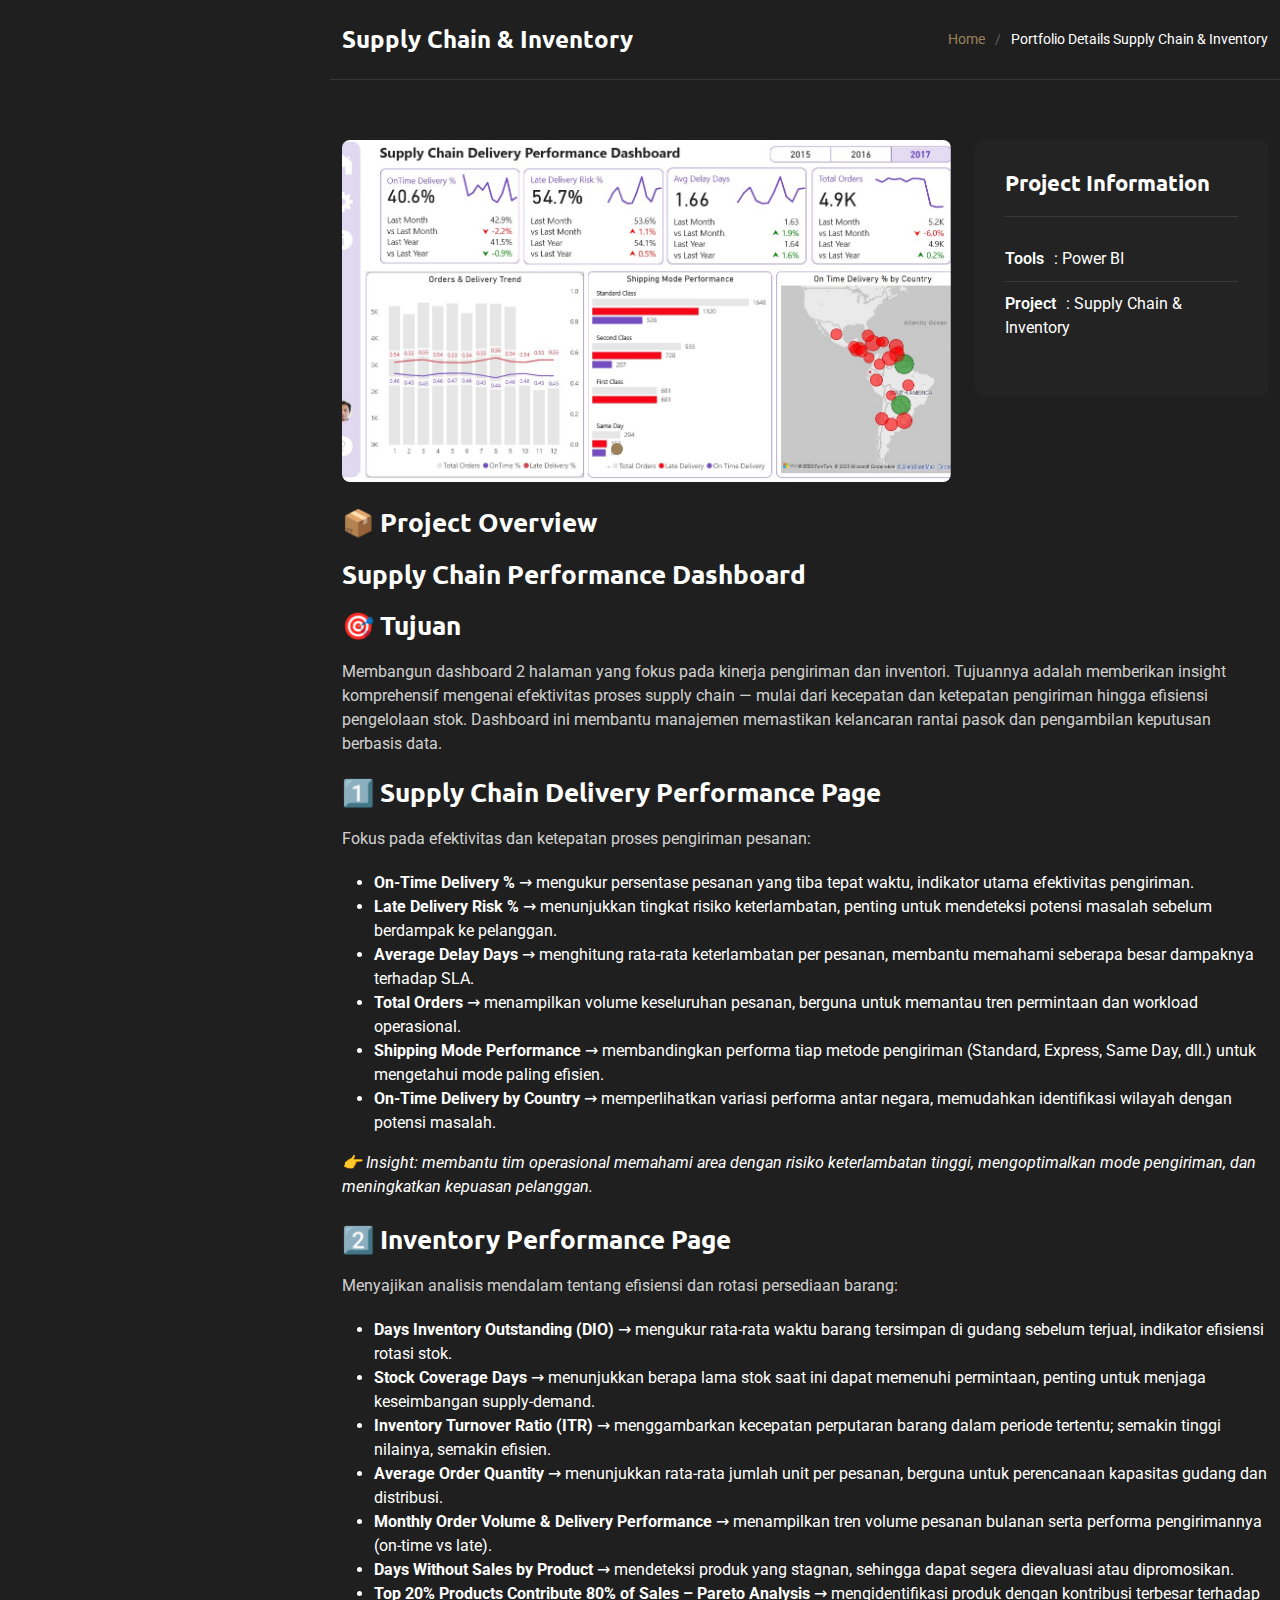
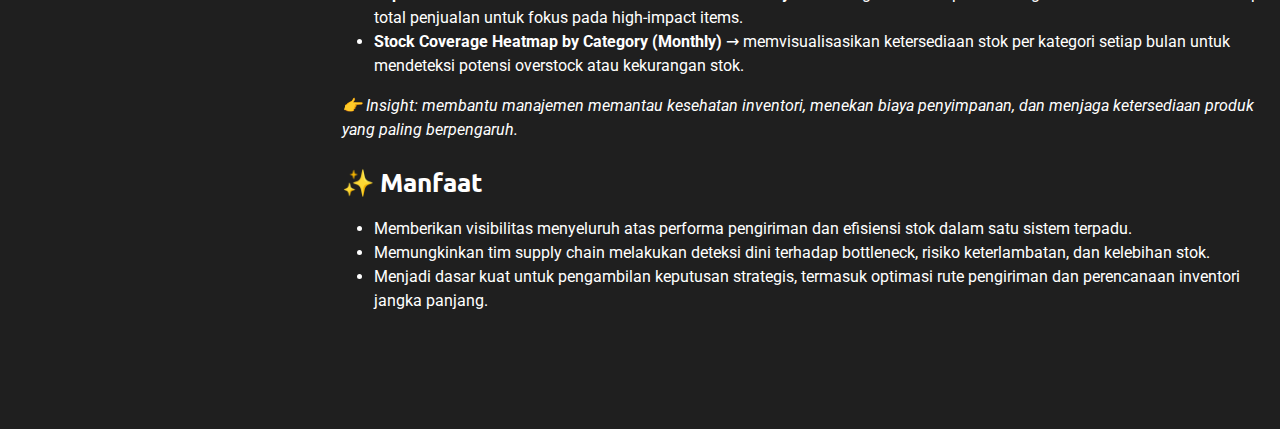
<file: portfolio-details6.html>
<!DOCTYPE html>
<html lang="en">

<head>
  <meta charset="utf-8">
  <meta content="width=device-width, initial-scale=1.0" name="viewport">
  <title>Portfolio Details Supply Chain & Inventory</title>
  <meta name="description" content="">
  <meta name="keywords" content="">

  <!-- Favicons -->
  <link href="assets/img/favicon.png" rel="icon">
  <link href="assets/img/apple-touch-icon.png" rel="apple-touch-icon">

  <!-- Fonts -->
  <link href="https://fonts.googleapis.com" rel="preconnect">
  <link href="https://fonts.gstatic.com" rel="preconnect" crossorigin>
  <link href="https://fonts.googleapis.com/css2?family=Roboto:ital,wght@0,100;0,300;0,400;0,500;0,700;0,900;1,100;1,300;1,400;1,500;1,700;1,900&family=Ubuntu:ital,wght@0,300;0,400;0,500;0,700;1,300;1,400;1,500;1,700&family=Nunito:ital,wght@0,200;0,300;0,400;0,500;0,600;0,700;0,800;0,900;1,200;1,300;1,400;1,500;1,600;1,700;1,800;1,900&display=swap" rel="stylesheet">

  <!-- Vendor CSS Files -->
  <link href="assets/vendor/bootstrap/css/bootstrap.min.css" rel="stylesheet">
  <link href="assets/vendor/bootstrap-icons/bootstrap-icons.css" rel="stylesheet">
  <link href="assets/vendor/aos/aos.css" rel="stylesheet">
  <link href="assets/vendor/glightbox/css/glightbox.min.css" rel="stylesheet">
  <link href="assets/vendor/swiper/swiper-bundle.min.css" rel="stylesheet">

  <!-- Main CSS File -->
  <link href="assets/css/main.css" rel="stylesheet">

  <!-- =======================================================
  * Template Name: SnapFolio
  * Template URL: https://bootstrapmade.com/snapfolio-bootstrap-portfolio-template/
  * Updated: Jun 13 2025 with Bootstrap v5.3.6
  * Author: BootstrapMade.com
  * License: https://bootstrapmade.com/license/
  ======================================================== -->
</head>

<body class="portfolio-details-page">

  <header id="header" class="header dark-background d-flex flex-column justify-content-center">
    <i class="header-toggle d-xl-none bi bi-list"></i>

    <!-- <div class="header-container d-flex flex-column align-items-start">
      <nav id="navmenu" class="navmenu">
        <ul>
          <li><a href="#hero"><i class="bi bi-house navicon"></i>Home</a></li>
          <li><a href="#about"><i class="bi bi-person navicon"></i> About</a></li>
          <li><a href="#resume"><i class="bi bi-file-earmark-text navicon"></i> Resume</a></li>
          <li><a href="#portfolio"><i class="bi bi-images navicon"></i> Portfolio</a></li>
          <li><a href="#services"><i class="bi bi-hdd-stack navicon"></i> Services</a></li>
          <li class="dropdown"><a href="#"><i class="bi bi-menu-button navicon"></i> <span>Dropdown</span> <i class="bi bi-chevron-down toggle-dropdown"></i></a>
            <ul>
              <li><a href="#">Dropdown 1</a></li>
              <li class="dropdown"><a href="#"><span>Deep Dropdown</span> <i class="bi bi-chevron-down toggle-dropdown"></i></a>
                <ul>
                  <li><a href="#">Deep Dropdown 1</a></li>
                  <li><a href="#">Deep Dropdown 2</a></li>
                  <li><a href="#">Deep Dropdown 3</a></li>
                  <li><a href="#">Deep Dropdown 4</a></li>
                  <li><a href="#">Deep Dropdown 5</a></li>
                </ul>
              </li>
              <li><a href="#">Dropdown 2</a></li>
              <li><a href="#">Dropdown 3</a></li>
              <li><a href="#">Dropdown 4</a></li>
            </ul>
          </li>
          <li><a href="#contact"><i class="bi bi-envelope navicon"></i> Contact</a></li>
        </ul>
      </nav>

      <div class="social-links text-center">
        <a href="#" class="twitter"><i class="bi bi-twitter-x"></i></a>
        <a href="#" class="facebook"><i class="bi bi-facebook"></i></a>
        <a href="#" class="instagram"><i class="bi bi-instagram"></i></a>
        <a href="#" class="google-plus"><i class="bi bi-skype"></i></a>
        <a href="#" class="linkedin"><i class="bi bi-linkedin"></i></a>
      </div>

    </div> -->

  </header>

  <main class="main">

    <!-- Page Title -->
    <div class="page-title dark-background">
      <div class="container d-lg-flex justify-content-between align-items-center">
        <h1 class="mb-2 mb-lg-0">Supply Chain & Inventory</h1>
        <nav class="breadcrumbs">
          <ol>
            <li><a href="index.html">Home</a></li>
            <li class="current">Portfolio Details Supply Chain & Inventory</li>
          </ol>
        </nav>
      </div>
    </div><!-- End Page Title -->

    <!-- Portfolio Details Section -->
    <section id="portfolio-details" class="portfolio-details section">

      <div class="container" data-aos="fade-up" data-aos-delay="100">

        <div class="row gy-4">

          <div class="col-lg-8">
            <div class="portfolio-details-slider swiper init-swiper">

              <script type="application/json" class="swiper-config">
                {
                  "loop": true,
                  "speed": 600,
                  "autoplay": {
                    "delay": 5000
                  },
                  "slidesPerView": 1,
                  "pagination": {
                    "el": ".swiper-pagination",
                    "type": "bullets",
                    "clickable": true
                  }
                }
              </script>

              <div class="swiper-wrapper align-items-center">

                <div class="swiper-slide">
                  <img src="assets/img/portfolio/1.jpg" alt="Portfolio Image" class="img-fluid" loading="lazy">
                </div>
                <div class="swiper-slide">
                  <img src="assets/img/portfolio/2a.jpg" alt="Portfolio Image" class="img-fluid" loading="lazy">
                </div>
                <div class="swiper-slide">
                  <img src="assets/img/portfolio/2b.jpg" alt="Portfolio Image" class="img-fluid" loading="lazy">
                </div>
                <div class="swiper-slide">
                  <img src="assets/img/portfolio/2c.jpg" alt="Portfolio Image" class="img-fluid" loading="lazy">
                </div>
                <!--<div class="swiper-slide">
                  <img src="assets/img/portfolio/portfolio-10.webp" alt="Portfolio Image" class="img-fluid" loading="lazy">
                </div>

                <div class="swiper-slide">
                  <img src="assets/img/portfolio/portfolio-7.webp" alt="Portfolio Image" class="img-fluid" loading="lazy">
                </div> -->

              </div>
              <div class="swiper-pagination"></div>
            </div>
          </div>

          <div class="col-lg-4">
            <div class="portfolio-info" data-aos="fade-left" data-aos-delay="200">
              <h3>Project Information</h3>
              <ul>
                <li><strong>Tools</strong>: Power BI</li>
                <li><strong>Project</strong>: Supply Chain & Inventory</a></li>
              </ul>
            </div>
          </div>

<div class="col-lg-12">
  <div class="portfolio-description" data-aos="fade-up" data-aos-delay="300">
    <h2>📦 Project Overview</h2>
    <h2>Supply Chain Performance Dashboard</h2>

    <h2>🎯 Tujuan</h2>
    <p>
      Membangun dashboard 2 halaman yang fokus pada kinerja pengiriman dan inventori.
      Tujuannya adalah memberikan insight komprehensif mengenai efektivitas proses supply chain —
      mulai dari kecepatan dan ketepatan pengiriman hingga efisiensi pengelolaan stok.
      Dashboard ini membantu manajemen memastikan kelancaran rantai pasok dan pengambilan keputusan berbasis data.
    </p>

    <h2>1️⃣ Supply Chain Delivery Performance Page</h2>
    <p>Fokus pada efektivitas dan ketepatan proses pengiriman pesanan:</p>
    <ul>
      <li><b>On-Time Delivery %</b> → mengukur persentase pesanan yang tiba tepat waktu, indikator utama efektivitas pengiriman.</li>
      <li><b>Late Delivery Risk %</b> → menunjukkan tingkat risiko keterlambatan, penting untuk mendeteksi potensi masalah sebelum berdampak ke pelanggan.</li>
      <li><b>Average Delay Days</b> → menghitung rata-rata keterlambatan per pesanan, membantu memahami seberapa besar dampaknya terhadap SLA.</li>
      <li><b>Total Orders</b> → menampilkan volume keseluruhan pesanan, berguna untuk memantau tren permintaan dan workload operasional.</li>
      <li><b>Shipping Mode Performance</b> → membandingkan performa tiap metode pengiriman (Standard, Express, Same Day, dll.) untuk mengetahui mode paling efisien.</li>
      <li><b>On-Time Delivery by Country</b> → memperlihatkan variasi performa antar negara, memudahkan identifikasi wilayah dengan potensi masalah.</li>
    </ul>
    <div class="insight">
      <i>👉 Insight: membantu tim operasional memahami area dengan risiko keterlambatan tinggi, mengoptimalkan mode pengiriman, dan meningkatkan kepuasan pelanggan.</i>
    </div><br>

    <h2>2️⃣ Inventory Performance Page</h2>
    <p>Menyajikan analisis mendalam tentang efisiensi dan rotasi persediaan barang:</p>
    <ul>
      <li><b>Days Inventory Outstanding (DIO)</b> → mengukur rata-rata waktu barang tersimpan di gudang sebelum terjual, indikator efisiensi rotasi stok.</li>
      <li><b>Stock Coverage Days</b> → menunjukkan berapa lama stok saat ini dapat memenuhi permintaan, penting untuk menjaga keseimbangan supply-demand.</li>
      <li><b>Inventory Turnover Ratio (ITR)</b> → menggambarkan kecepatan perputaran barang dalam periode tertentu; semakin tinggi nilainya, semakin efisien.</li>
      <li><b>Average Order Quantity</b> → menunjukkan rata-rata jumlah unit per pesanan, berguna untuk perencanaan kapasitas gudang dan distribusi.</li>
      <li><b>Monthly Order Volume & Delivery Performance</b> → menampilkan tren volume pesanan bulanan serta performa pengirimannya (on-time vs late).</li>
      <li><b>Days Without Sales by Product</b> → mendeteksi produk yang stagnan, sehingga dapat segera dievaluasi atau dipromosikan.</li>
      <li><b>Top 20% Products Contribute 80% of Sales – Pareto Analysis</b> → mengidentifikasi produk dengan kontribusi terbesar terhadap total penjualan untuk fokus pada high-impact items.</li>
      <li><b>Stock Coverage Heatmap by Category (Monthly)</b> → memvisualisasikan ketersediaan stok per kategori setiap bulan untuk mendeteksi potensi overstock atau kekurangan stok.</li>
    </ul>
    <div class="insight">
      <i>👉 Insight: membantu manajemen memantau kesehatan inventori, menekan biaya penyimpanan, dan menjaga ketersediaan produk yang paling berpengaruh.</i>
    </div><br>

    <h2>✨ Manfaat</h2>
    <ul>
      <li>Memberikan visibilitas menyeluruh atas performa pengiriman dan efisiensi stok dalam satu sistem terpadu.</li>
      <li>Memungkinkan tim supply chain melakukan deteksi dini terhadap bottleneck, risiko keterlambatan, dan kelebihan stok.</li>
      <li>Menjadi dasar kuat untuk pengambilan keputusan strategis, termasuk optimasi rute pengiriman dan perencanaan inventori jangka panjang.</li>
    </ul>
  </div>
</div>

        </div>

      </div>

    </section><!-- /Portfolio Details Section -->

  </main>

  <footer id="footer" class="footer position-relative">

    <!-- <div class="container">
      <div class="copyright text-center ">
        <p>© <span>Copyright</span> <strong class="px-1 sitename">iPortfolio</strong> <span>All Rights Reserved</span></p>
      </div>
      <div class="credits"> -->
        <!-- All the links in the footer should remain intact. -->
        <!-- You can delete the links only if you've purchased the pro version. -->
        <!-- Licensing information: https://bootstrapmade.com/license/ -->
        <!-- Purchase the pro version with working PHP/AJAX contact form: [buy-url] -->
        <!-- Designed by <a href="https://bootstrapmade.com/">BootstrapMade</a>
      </div>
    </div> -->

  </footer>

  <!-- Scroll Top -->
  <a href="#" id="scroll-top" class="scroll-top d-flex align-items-center justify-content-center"><i class="bi bi-arrow-up-short"></i></a>

  <!-- Preloader -->
  <div id="preloader"></div>

  <!-- Vendor JS Files -->
  <script src="assets/vendor/bootstrap/js/bootstrap.bundle.min.js"></script>
  <script src="assets/vendor/php-email-form/validate.js"></script>
  <script src="assets/vendor/aos/aos.js"></script>
  <script src="assets/vendor/typed.js/typed.umd.js"></script>
  <script src="assets/vendor/purecounter/purecounter_vanilla.js"></script>
  <script src="assets/vendor/waypoints/noframework.waypoints.js"></script>
  <script src="assets/vendor/isotope-layout/isotope.pkgd.min.js"></script>
  <script src="assets/vendor/imagesloaded/imagesloaded.pkgd.min.js"></script>
  <script src="assets/vendor/glightbox/js/glightbox.min.js"></script>
  <script src="assets/vendor/swiper/swiper-bundle.min.js"></script>

  <!-- Main JS File -->
  <script src="assets/js/main.js"></script>

</body>

</html>
</file>
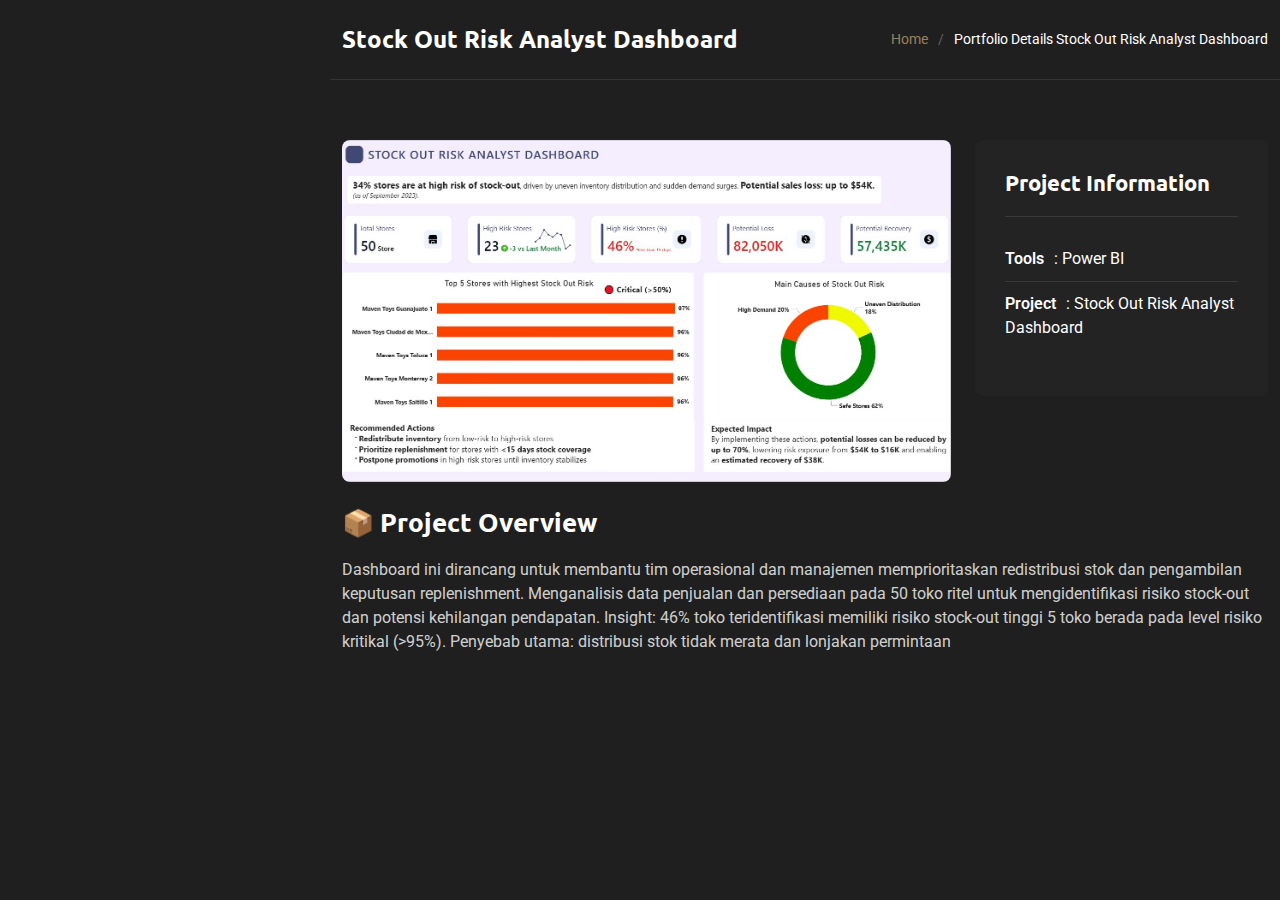
<file: portfolio-details7.html>
<!DOCTYPE html>
<html lang="en">

<head>
  <meta charset="utf-8">
  <meta content="width=device-width, initial-scale=1.0" name="viewport">
  <title>Portfolio Details Stock Out Risk Analyst Dashboard</title>
  <meta name="description" content="">
  <meta name="keywords" content="">

  <!-- Favicons -->
  <link href="assets/img/favicon.png" rel="icon">
  <link href="assets/img/apple-touch-icon.png" rel="apple-touch-icon">

  <!-- Fonts -->
  <link href="https://fonts.googleapis.com" rel="preconnect">
  <link href="https://fonts.gstatic.com" rel="preconnect" crossorigin>
  <link href="https://fonts.googleapis.com/css2?family=Roboto:ital,wght@0,100;0,300;0,400;0,500;0,700;0,900;1,100;1,300;1,400;1,500;1,700;1,900&family=Ubuntu:ital,wght@0,300;0,400;0,500;0,700;1,300;1,400;1,500;1,700&family=Nunito:ital,wght@0,200;0,300;0,400;0,500;0,600;0,700;0,800;0,900;1,200;1,300;1,400;1,500;1,600;1,700;1,800;1,900&display=swap" rel="stylesheet">

  <!-- Vendor CSS Files -->
  <link href="assets/vendor/bootstrap/css/bootstrap.min.css" rel="stylesheet">
  <link href="assets/vendor/bootstrap-icons/bootstrap-icons.css" rel="stylesheet">
  <link href="assets/vendor/aos/aos.css" rel="stylesheet">
  <link href="assets/vendor/glightbox/css/glightbox.min.css" rel="stylesheet">
  <link href="assets/vendor/swiper/swiper-bundle.min.css" rel="stylesheet">

  <!-- Main CSS File -->
  <link href="assets/css/main.css" rel="stylesheet">

  <!-- =======================================================
  * Template Name: SnapFolio
  * Template URL: https://bootstrapmade.com/snapfolio-bootstrap-portfolio-template/
  * Updated: Jun 13 2025 with Bootstrap v5.3.6
  * Author: BootstrapMade.com
  * License: https://bootstrapmade.com/license/
  ======================================================== -->
</head>

<body class="portfolio-details-page">

  <header id="header" class="header dark-background d-flex flex-column justify-content-center">
    <i class="header-toggle d-xl-none bi bi-list"></i>

    <!-- <div class="header-container d-flex flex-column align-items-start">
      <nav id="navmenu" class="navmenu">
        <ul>
          <li><a href="#hero"><i class="bi bi-house navicon"></i>Home</a></li>
          <li><a href="#about"><i class="bi bi-person navicon"></i> About</a></li>
          <li><a href="#resume"><i class="bi bi-file-earmark-text navicon"></i> Resume</a></li>
          <li><a href="#portfolio"><i class="bi bi-images navicon"></i> Portfolio</a></li>
          <li><a href="#services"><i class="bi bi-hdd-stack navicon"></i> Services</a></li>
          <li class="dropdown"><a href="#"><i class="bi bi-menu-button navicon"></i> <span>Dropdown</span> <i class="bi bi-chevron-down toggle-dropdown"></i></a>
            <ul>
              <li><a href="#">Dropdown 1</a></li>
              <li class="dropdown"><a href="#"><span>Deep Dropdown</span> <i class="bi bi-chevron-down toggle-dropdown"></i></a>
                <ul>
                  <li><a href="#">Deep Dropdown 1</a></li>
                  <li><a href="#">Deep Dropdown 2</a></li>
                  <li><a href="#">Deep Dropdown 3</a></li>
                  <li><a href="#">Deep Dropdown 4</a></li>
                  <li><a href="#">Deep Dropdown 5</a></li>
                </ul>
              </li>
              <li><a href="#">Dropdown 2</a></li>
              <li><a href="#">Dropdown 3</a></li>
              <li><a href="#">Dropdown 4</a></li>
            </ul>
          </li>
          <li><a href="#contact"><i class="bi bi-envelope navicon"></i> Contact</a></li>
        </ul>
      </nav>

      <div class="social-links text-center">
        <a href="#" class="twitter"><i class="bi bi-twitter-x"></i></a>
        <a href="#" class="facebook"><i class="bi bi-facebook"></i></a>
        <a href="#" class="instagram"><i class="bi bi-instagram"></i></a>
        <a href="#" class="google-plus"><i class="bi bi-skype"></i></a>
        <a href="#" class="linkedin"><i class="bi bi-linkedin"></i></a>
      </div>

    </div> -->

  </header>

  <main class="main">

    <!-- Page Title -->
    <div class="page-title dark-background">
      <div class="container d-lg-flex justify-content-between align-items-center">
        <h1 class="mb-2 mb-lg-0">Stock Out Risk Analyst Dashboard</h1>
        <nav class="breadcrumbs">
          <ol>
            <li><a href="index.html">Home</a></li>
            <li class="current">Portfolio Details Stock Out Risk Analyst Dashboard</li>
          </ol>
        </nav>
      </div>
    </div><!-- End Page Title -->

    <!-- Portfolio Details Section -->
    <section id="portfolio-details" class="portfolio-details section">

      <div class="container" data-aos="fade-up" data-aos-delay="100">

        <div class="row gy-4">

          <div class="col-lg-8">
            <div class="portfolio-details-slider swiper init-swiper">

              <script type="application/json" class="swiper-config">
                {
                  "loop": true,
                  "speed": 600,
                  "autoplay": {
                    "delay": 5000
                  },
                  "slidesPerView": 1,
                  "pagination": {
                    "el": ".swiper-pagination",
                    "type": "bullets",
                    "clickable": true
                  }
                }
              </script>

              <div class="swiper-wrapper align-items-center">

                <div class="swiper-slide">
                  <img src="assets/img/portfolio/stok1.jpg" alt="Portfolio Image" class="img-fluid" loading="lazy">
                </div>
                <!--<div class="swiper-slide">
                  <img src="assets/img/portfolio/portfolio-10.webp" alt="Portfolio Image" class="img-fluid" loading="lazy">
                </div>

                <div class="swiper-slide">
                  <img src="assets/img/portfolio/portfolio-7.webp" alt="Portfolio Image" class="img-fluid" loading="lazy">
                </div> -->

              </div>
              <div class="swiper-pagination"></div>
            </div>
          </div>

          <div class="col-lg-4">
            <div class="portfolio-info" data-aos="fade-left" data-aos-delay="200">
              <h3>Project Information</h3>
              <ul>
                <li><strong>Tools</strong>: Power BI</li>
                <li><strong>Project</strong>: Stock Out Risk Analyst Dashboard</a></li>
              </ul>
            </div>
          </div>

<div class="col-lg-12">
  <div class="portfolio-description" data-aos="fade-up" data-aos-delay="300">
    <h2>📦 Project Overview</h2>
    <p>
      Dashboard ini dirancang untuk membantu tim operasional dan manajemen memprioritaskan redistribusi stok dan pengambilan keputusan replenishment. Menganalisis data penjualan dan persediaan pada 50 toko ritel untuk mengidentifikasi risiko stock-out dan potensi kehilangan pendapatan.
      Insight: 46% toko teridentifikasi memiliki risiko stock-out tinggi 5 toko berada pada level risiko kritikal (>95%).
      Penyebab utama: distribusi stok tidak merata dan lonjakan permintaan
    </p>
  </div>
</div>

        </div>

      </div>

    </section><!-- /Portfolio Details Section -->

  </main>

  <footer id="footer" class="footer position-relative">

    <!-- <div class="container">
      <div class="copyright text-center ">
        <p>© <span>Copyright</span> <strong class="px-1 sitename">iPortfolio</strong> <span>All Rights Reserved</span></p>
      </div>
      <div class="credits"> -->
        <!-- All the links in the footer should remain intact. -->
        <!-- You can delete the links only if you've purchased the pro version. -->
        <!-- Licensing information: https://bootstrapmade.com/license/ -->
        <!-- Purchase the pro version with working PHP/AJAX contact form: [buy-url] -->
        <!-- Designed by <a href="https://bootstrapmade.com/">BootstrapMade</a>
      </div>
    </div> -->

  </footer>

  <!-- Scroll Top -->
  <a href="#" id="scroll-top" class="scroll-top d-flex align-items-center justify-content-center"><i class="bi bi-arrow-up-short"></i></a>

  <!-- Preloader -->
  <div id="preloader"></div>

  <!-- Vendor JS Files -->
  <script src="assets/vendor/bootstrap/js/bootstrap.bundle.min.js"></script>
  <script src="assets/vendor/php-email-form/validate.js"></script>
  <script src="assets/vendor/aos/aos.js"></script>
  <script src="assets/vendor/typed.js/typed.umd.js"></script>
  <script src="assets/vendor/purecounter/purecounter_vanilla.js"></script>
  <script src="assets/vendor/waypoints/noframework.waypoints.js"></script>
  <script src="assets/vendor/isotope-layout/isotope.pkgd.min.js"></script>
  <script src="assets/vendor/imagesloaded/imagesloaded.pkgd.min.js"></script>
  <script src="assets/vendor/glightbox/js/glightbox.min.js"></script>
  <script src="assets/vendor/swiper/swiper-bundle.min.js"></script>

  <!-- Main JS File -->
  <script src="assets/js/main.js"></script>

</body>

</html>
</file>
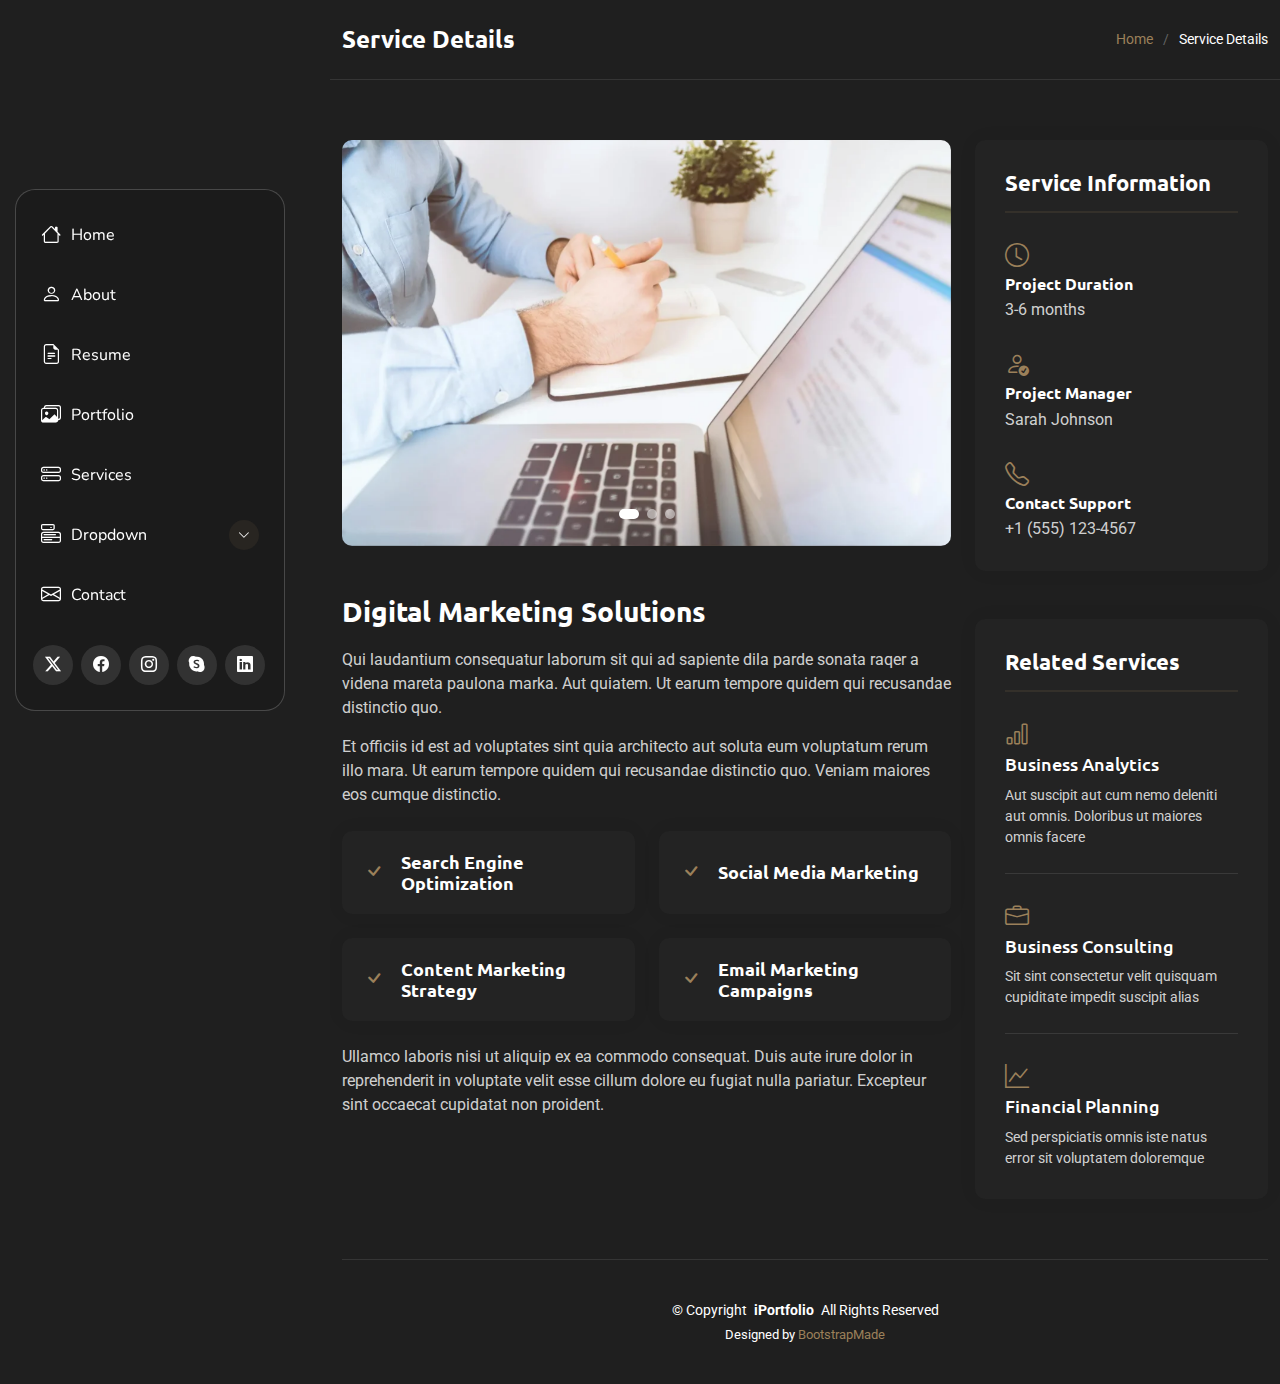
<file: service-details.html>
<!DOCTYPE html>
<html lang="en">

<head>
  <meta charset="utf-8">
  <meta content="width=device-width, initial-scale=1.0" name="viewport">
  <title>Service Details - SnapFolio Bootstrap Template</title>
  <meta name="description" content="">
  <meta name="keywords" content="">

  <!-- Favicons -->
  <link href="assets/img/favicon.png" rel="icon">
  <link href="assets/img/apple-touch-icon.png" rel="apple-touch-icon">

  <!-- Fonts -->
  <link href="https://fonts.googleapis.com" rel="preconnect">
  <link href="https://fonts.gstatic.com" rel="preconnect" crossorigin>
  <link href="https://fonts.googleapis.com/css2?family=Roboto:ital,wght@0,100;0,300;0,400;0,500;0,700;0,900;1,100;1,300;1,400;1,500;1,700;1,900&family=Ubuntu:ital,wght@0,300;0,400;0,500;0,700;1,300;1,400;1,500;1,700&family=Nunito:ital,wght@0,200;0,300;0,400;0,500;0,600;0,700;0,800;0,900;1,200;1,300;1,400;1,500;1,600;1,700;1,800;1,900&display=swap" rel="stylesheet">

  <!-- Vendor CSS Files -->
  <link href="assets/vendor/bootstrap/css/bootstrap.min.css" rel="stylesheet">
  <link href="assets/vendor/bootstrap-icons/bootstrap-icons.css" rel="stylesheet">
  <link href="assets/vendor/aos/aos.css" rel="stylesheet">
  <link href="assets/vendor/glightbox/css/glightbox.min.css" rel="stylesheet">
  <link href="assets/vendor/swiper/swiper-bundle.min.css" rel="stylesheet">

  <!-- Main CSS File -->
  <link href="assets/css/main.css" rel="stylesheet">

  <!-- =======================================================
  * Template Name: SnapFolio
  * Template URL: https://bootstrapmade.com/snapfolio-bootstrap-portfolio-template/
  * Updated: Jun 13 2025 with Bootstrap v5.3.6
  * Author: BootstrapMade.com
  * License: https://bootstrapmade.com/license/
  ======================================================== -->
</head>

<body class="service-details-page">

  <header id="header" class="header dark-background d-flex flex-column justify-content-center">
    <i class="header-toggle d-xl-none bi bi-list"></i>

    <div class="header-container d-flex flex-column align-items-start">
      <nav id="navmenu" class="navmenu">
        <ul>
          <li><a href="#hero"><i class="bi bi-house navicon"></i>Home</a></li>
          <li><a href="#about"><i class="bi bi-person navicon"></i> About</a></li>
          <li><a href="#resume"><i class="bi bi-file-earmark-text navicon"></i> Resume</a></li>
          <li><a href="#portfolio"><i class="bi bi-images navicon"></i> Portfolio</a></li>
          <li><a href="#services"><i class="bi bi-hdd-stack navicon"></i> Services</a></li>
          <li class="dropdown"><a href="#"><i class="bi bi-menu-button navicon"></i> <span>Dropdown</span> <i class="bi bi-chevron-down toggle-dropdown"></i></a>
            <ul>
              <li><a href="#">Dropdown 1</a></li>
              <li class="dropdown"><a href="#"><span>Deep Dropdown</span> <i class="bi bi-chevron-down toggle-dropdown"></i></a>
                <ul>
                  <li><a href="#">Deep Dropdown 1</a></li>
                  <li><a href="#">Deep Dropdown 2</a></li>
                  <li><a href="#">Deep Dropdown 3</a></li>
                  <li><a href="#">Deep Dropdown 4</a></li>
                  <li><a href="#">Deep Dropdown 5</a></li>
                </ul>
              </li>
              <li><a href="#">Dropdown 2</a></li>
              <li><a href="#">Dropdown 3</a></li>
              <li><a href="#">Dropdown 4</a></li>
            </ul>
          </li>
          <li><a href="#contact"><i class="bi bi-envelope navicon"></i> Contact</a></li>
        </ul>
      </nav>

      <div class="social-links text-center">
        <a href="#" class="twitter"><i class="bi bi-twitter-x"></i></a>
        <a href="#" class="facebook"><i class="bi bi-facebook"></i></a>
        <a href="#" class="instagram"><i class="bi bi-instagram"></i></a>
        <a href="#" class="google-plus"><i class="bi bi-skype"></i></a>
        <a href="#" class="linkedin"><i class="bi bi-linkedin"></i></a>
      </div>

    </div>

  </header>

  <main class="main">

    <!-- Page Title -->
    <div class="page-title dark-background">
      <div class="container d-lg-flex justify-content-between align-items-center">
        <h1 class="mb-2 mb-lg-0">Service Details</h1>
        <nav class="breadcrumbs">
          <ol>
            <li><a href="index.html">Home</a></li>
            <li class="current">Service Details</li>
          </ol>
        </nav>
      </div>
    </div><!-- End Page Title -->

    <!-- Service Details Section -->
    <section id="service-details" class="service-details section">

      <div class="container" data-aos="fade-up" data-aos-delay="100">

        <div class="row gy-4">

          <div class="col-lg-8">
            <div class="service-details-slider swiper init-swiper">
              <script type="application/json" class="swiper-config">
                {
                  "loop": true,
                  "speed": 600,
                  "autoplay": {
                    "delay": 5000
                  },
                  "slidesPerView": 1,
                  "pagination": {
                    "el": ".swiper-pagination",
                    "type": "bullets",
                    "clickable": true
                  }
                }
              </script>
              <div class="swiper-wrapper align-items-center">
                <div class="swiper-slide">
                  <img src="assets/img/services/services-1.webp" alt="" class="img-fluid" loading="lazy">
                </div>
                <div class="swiper-slide">
                  <img src="assets/img/services/services-2.webp" alt="" class="img-fluid" loading="lazy">
                </div>
                <div class="swiper-slide">
                  <img src="assets/img/services/services-3.webp" alt="" class="img-fluid" loading="lazy">
                </div>
              </div>
              <div class="swiper-pagination"></div>
            </div>

            <div class="content mt-5">
              <h3>Digital Marketing Solutions</h3>
              <p>
                Qui laudantium consequatur laborum sit qui ad sapiente dila parde sonata raqer a videna mareta paulona marka. Aut quiatem. Ut earum tempore quidem qui recusandae distinctio quo.
              </p>
              <p>
                Et officiis id est ad voluptates sint quia architecto aut soluta eum voluptatum rerum illo mara. Ut earum tempore quidem qui recusandae distinctio quo. Veniam maiores eos cumque distinctio.
              </p>

              <div class="features mt-4">
                <div class="row gy-4">
                  <div class="col-md-6" data-aos="fade-up" data-aos-delay="100">
                    <div class="feature-box d-flex align-items-center">
                      <i class="bi bi-check"></i>
                      <h4>Search Engine Optimization</h4>
                    </div>
                  </div>
                  <div class="col-md-6" data-aos="fade-up" data-aos-delay="200">
                    <div class="feature-box d-flex align-items-center">
                      <i class="bi bi-check"></i>
                      <h4>Social Media Marketing</h4>
                    </div>
                  </div>
                  <div class="col-md-6" data-aos="fade-up" data-aos-delay="300">
                    <div class="feature-box d-flex align-items-center">
                      <i class="bi bi-check"></i>
                      <h4>Content Marketing Strategy</h4>
                    </div>
                  </div>
                  <div class="col-md-6" data-aos="fade-up" data-aos-delay="400">
                    <div class="feature-box d-flex align-items-center">
                      <i class="bi bi-check"></i>
                      <h4>Email Marketing Campaigns</h4>
                    </div>
                  </div>
                </div>
              </div>

              <p class="mt-4">
                Ullamco laboris nisi ut aliquip ex ea commodo consequat. Duis aute irure dolor in reprehenderit in voluptate velit esse cillum dolore eu fugiat nulla pariatur. Excepteur sint occaecat cupidatat non proident.
              </p>
            </div>
          </div>

          <div class="col-lg-4">
            <div class="service-info">
              <h4>Service Information</h4>
              <div class="info-item">
                <i class="bi bi-clock"></i>
                <h5>Project Duration</h5>
                <p>3-6 months</p>
              </div>
              <div class="info-item">
                <i class="bi bi-person-check"></i>
                <h5>Project Manager</h5>
                <p>Sarah Johnson</p>
              </div>
              <div class="info-item">
                <i class="bi bi-telephone"></i>
                <h5>Contact Support</h5>
                <p>+1 (555) 123-4567</p>
              </div>
            </div>

            <div class="related-services mt-5">
              <h4>Related Services</h4>
              <div class="service-item">
                <i class="bi bi-bar-chart"></i>
                <h5><a href="#">Business Analytics</a></h5>
                <p>Aut suscipit aut cum nemo deleniti aut omnis. Doloribus ut maiores omnis facere</p>
              </div>
              <div class="service-item">
                <i class="bi bi-briefcase"></i>
                <h5><a href="#">Business Consulting</a></h5>
                <p>Sit sint consectetur velit quisquam cupiditate impedit suscipit alias</p>
              </div>
              <div class="service-item">
                <i class="bi bi-graph-up"></i>
                <h5><a href="#">Financial Planning</a></h5>
                <p>Sed perspiciatis omnis iste natus error sit voluptatem doloremque</p>
              </div>
            </div>
          </div>

        </div>

      </div>

    </section><!-- /Service Details Section -->

  </main>

  <footer id="footer" class="footer position-relative">

    <div class="container">
      <div class="copyright text-center ">
        <p>© <span>Copyright</span> <strong class="px-1 sitename">iPortfolio</strong> <span>All Rights Reserved</span></p>
      </div>
      <div class="credits">
        <!-- All the links in the footer should remain intact. -->
        <!-- You can delete the links only if you've purchased the pro version. -->
        <!-- Licensing information: https://bootstrapmade.com/license/ -->
        <!-- Purchase the pro version with working PHP/AJAX contact form: [buy-url] -->
        Designed by <a href="https://bootstrapmade.com/">BootstrapMade</a>
      </div>
    </div>

  </footer>

  <!-- Scroll Top -->
  <a href="#" id="scroll-top" class="scroll-top d-flex align-items-center justify-content-center"><i class="bi bi-arrow-up-short"></i></a>

  <!-- Preloader -->
  <div id="preloader"></div>

  <!-- Vendor JS Files -->
  <script src="assets/vendor/bootstrap/js/bootstrap.bundle.min.js"></script>
  <script src="assets/vendor/php-email-form/validate.js"></script>
  <script src="assets/vendor/aos/aos.js"></script>
  <script src="assets/vendor/typed.js/typed.umd.js"></script>
  <script src="assets/vendor/purecounter/purecounter_vanilla.js"></script>
  <script src="assets/vendor/waypoints/noframework.waypoints.js"></script>
  <script src="assets/vendor/isotope-layout/isotope.pkgd.min.js"></script>
  <script src="assets/vendor/imagesloaded/imagesloaded.pkgd.min.js"></script>
  <script src="assets/vendor/glightbox/js/glightbox.min.js"></script>
  <script src="assets/vendor/swiper/swiper-bundle.min.js"></script>

  <!-- Main JS File -->
  <script src="assets/js/main.js"></script>

</body>

</html>
</file>
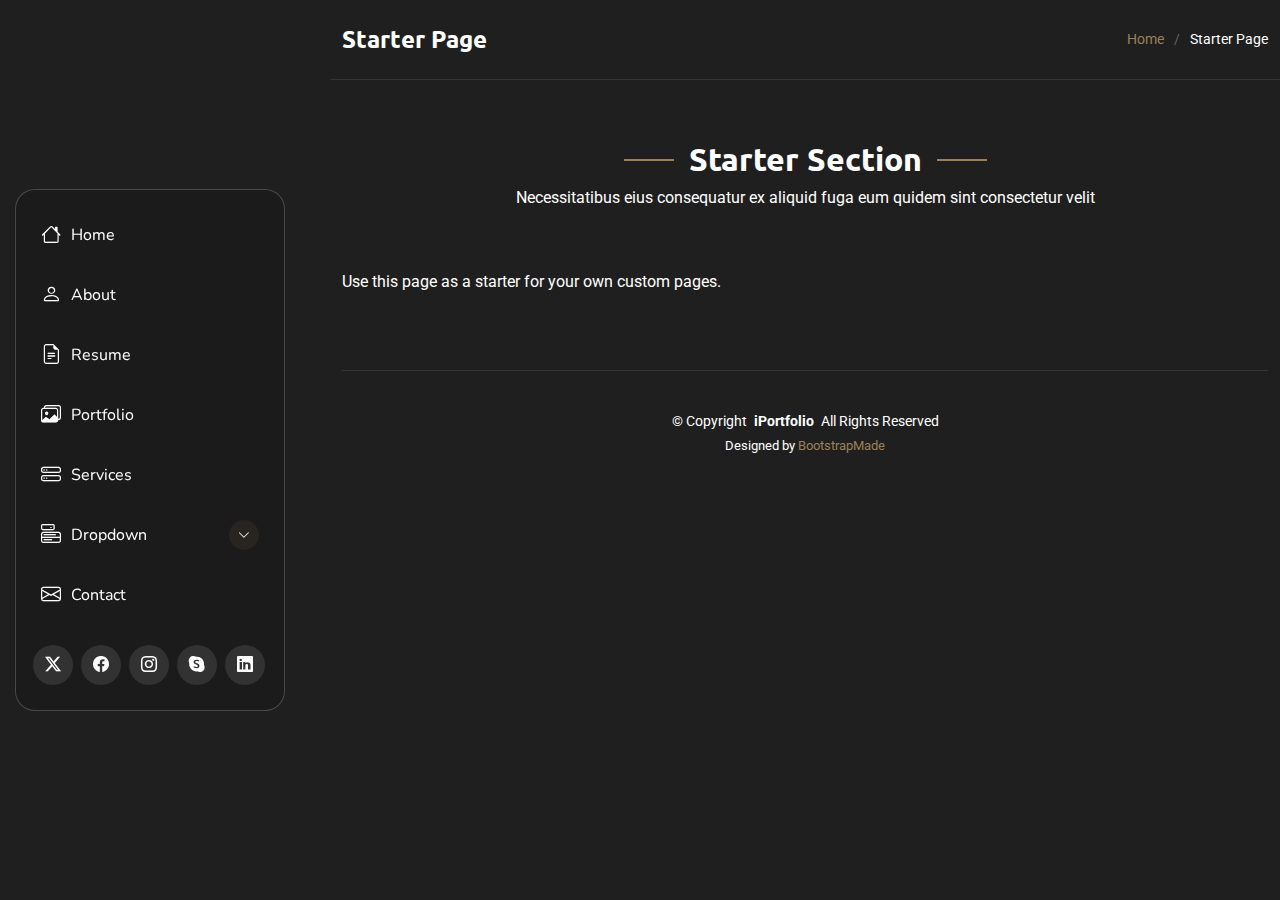
<file: starter-page.html>
<!DOCTYPE html>
<html lang="en">

<head>
  <meta charset="utf-8">
  <meta content="width=device-width, initial-scale=1.0" name="viewport">
  <title>Starter Page - SnapFolio Bootstrap Template</title>
  <meta name="description" content="">
  <meta name="keywords" content="">

  <!-- Favicons -->
  <link href="assets/img/favicon.png" rel="icon">
  <link href="assets/img/apple-touch-icon.png" rel="apple-touch-icon">

  <!-- Fonts -->
  <link href="https://fonts.googleapis.com" rel="preconnect">
  <link href="https://fonts.gstatic.com" rel="preconnect" crossorigin>
  <link href="https://fonts.googleapis.com/css2?family=Roboto:ital,wght@0,100;0,300;0,400;0,500;0,700;0,900;1,100;1,300;1,400;1,500;1,700;1,900&family=Ubuntu:ital,wght@0,300;0,400;0,500;0,700;1,300;1,400;1,500;1,700&family=Nunito:ital,wght@0,200;0,300;0,400;0,500;0,600;0,700;0,800;0,900;1,200;1,300;1,400;1,500;1,600;1,700;1,800;1,900&display=swap" rel="stylesheet">

  <!-- Vendor CSS Files -->
  <link href="assets/vendor/bootstrap/css/bootstrap.min.css" rel="stylesheet">
  <link href="assets/vendor/bootstrap-icons/bootstrap-icons.css" rel="stylesheet">
  <link href="assets/vendor/aos/aos.css" rel="stylesheet">
  <link href="assets/vendor/glightbox/css/glightbox.min.css" rel="stylesheet">
  <link href="assets/vendor/swiper/swiper-bundle.min.css" rel="stylesheet">

  <!-- Main CSS File -->
  <link href="assets/css/main.css" rel="stylesheet">

  <!-- =======================================================
  * Template Name: SnapFolio
  * Template URL: https://bootstrapmade.com/snapfolio-bootstrap-portfolio-template/
  * Updated: Jun 13 2025 with Bootstrap v5.3.6
  * Author: BootstrapMade.com
  * License: https://bootstrapmade.com/license/
  ======================================================== -->
</head>

<body class="starter-page-page">

  <header id="header" class="header dark-background d-flex flex-column justify-content-center">
    <i class="header-toggle d-xl-none bi bi-list"></i>

    <div class="header-container d-flex flex-column align-items-start">
      <nav id="navmenu" class="navmenu">
        <ul>
          <li><a href="#hero"><i class="bi bi-house navicon"></i>Home</a></li>
          <li><a href="#about"><i class="bi bi-person navicon"></i> About</a></li>
          <li><a href="#resume"><i class="bi bi-file-earmark-text navicon"></i> Resume</a></li>
          <li><a href="#portfolio"><i class="bi bi-images navicon"></i> Portfolio</a></li>
          <li><a href="#services"><i class="bi bi-hdd-stack navicon"></i> Services</a></li>
          <li class="dropdown"><a href="#"><i class="bi bi-menu-button navicon"></i> <span>Dropdown</span> <i class="bi bi-chevron-down toggle-dropdown"></i></a>
            <ul>
              <li><a href="#">Dropdown 1</a></li>
              <li class="dropdown"><a href="#"><span>Deep Dropdown</span> <i class="bi bi-chevron-down toggle-dropdown"></i></a>
                <ul>
                  <li><a href="#">Deep Dropdown 1</a></li>
                  <li><a href="#">Deep Dropdown 2</a></li>
                  <li><a href="#">Deep Dropdown 3</a></li>
                  <li><a href="#">Deep Dropdown 4</a></li>
                  <li><a href="#">Deep Dropdown 5</a></li>
                </ul>
              </li>
              <li><a href="#">Dropdown 2</a></li>
              <li><a href="#">Dropdown 3</a></li>
              <li><a href="#">Dropdown 4</a></li>
            </ul>
          </li>
          <li><a href="#contact"><i class="bi bi-envelope navicon"></i> Contact</a></li>
        </ul>
      </nav>

      <div class="social-links text-center">
        <a href="#" class="twitter"><i class="bi bi-twitter-x"></i></a>
        <a href="#" class="facebook"><i class="bi bi-facebook"></i></a>
        <a href="#" class="instagram"><i class="bi bi-instagram"></i></a>
        <a href="#" class="google-plus"><i class="bi bi-skype"></i></a>
        <a href="#" class="linkedin"><i class="bi bi-linkedin"></i></a>
      </div>

    </div>

  </header>

  <main class="main">

    <!-- Page Title -->
    <div class="page-title dark-background">
      <div class="container d-lg-flex justify-content-between align-items-center">
        <h1 class="mb-2 mb-lg-0">Starter Page</h1>
        <nav class="breadcrumbs">
          <ol>
            <li><a href="index.html">Home</a></li>
            <li class="current">Starter Page</li>
          </ol>
        </nav>
      </div>
    </div><!-- End Page Title -->

    <!-- Starter Section Section -->
    <section id="starter-section" class="starter-section section">

      <!-- Section Title -->
      <div class="container section-title" data-aos="fade-up">
        <h2>Starter Section</h2>
        <p>Necessitatibus eius consequatur ex aliquid fuga eum quidem sint consectetur velit</p>
      </div><!-- End Section Title -->

      <div class="container" data-aos="fade-up">
        <p>Use this page as a starter for your own custom pages.</p>
      </div>

    </section><!-- /Starter Section Section -->

  </main>

  <footer id="footer" class="footer position-relative">

    <div class="container">
      <div class="copyright text-center ">
        <p>© <span>Copyright</span> <strong class="px-1 sitename">iPortfolio</strong> <span>All Rights Reserved</span></p>
      </div>
      <div class="credits">
        <!-- All the links in the footer should remain intact. -->
        <!-- You can delete the links only if you've purchased the pro version. -->
        <!-- Licensing information: https://bootstrapmade.com/license/ -->
        <!-- Purchase the pro version with working PHP/AJAX contact form: [buy-url] -->
        Designed by <a href="https://bootstrapmade.com/">BootstrapMade</a>
      </div>
    </div>

  </footer>

  <!-- Scroll Top -->
  <a href="#" id="scroll-top" class="scroll-top d-flex align-items-center justify-content-center"><i class="bi bi-arrow-up-short"></i></a>

  <!-- Preloader -->
  <div id="preloader"></div>

  <!-- Vendor JS Files -->
  <script src="assets/vendor/bootstrap/js/bootstrap.bundle.min.js"></script>
  <script src="assets/vendor/php-email-form/validate.js"></script>
  <script src="assets/vendor/aos/aos.js"></script>
  <script src="assets/vendor/typed.js/typed.umd.js"></script>
  <script src="assets/vendor/purecounter/purecounter_vanilla.js"></script>
  <script src="assets/vendor/waypoints/noframework.waypoints.js"></script>
  <script src="assets/vendor/isotope-layout/isotope.pkgd.min.js"></script>
  <script src="assets/vendor/imagesloaded/imagesloaded.pkgd.min.js"></script>
  <script src="assets/vendor/glightbox/js/glightbox.min.js"></script>
  <script src="assets/vendor/swiper/swiper-bundle.min.js"></script>

  <!-- Main JS File -->
  <script src="assets/js/main.js"></script>

</body>

</html>
</file>
<file: assets/css/main.css>
/**
* Template Name: SnapFolio
* Template URL: https://bootstrapmade.com/snapfolio-bootstrap-portfolio-template/
* Updated: Jun 13 2025 with Bootstrap v5.3.6
* Author: BootstrapMade.com
* License: https://bootstrapmade.com/license/
*/

/*--------------------------------------------------------------
# Font & Color Variables
# Help: https://bootstrapmade.com/color-system/
--------------------------------------------------------------*/
/* Fonts */
:root {
  --default-font: "Roboto",  system-ui, -apple-system, "Segoe UI", Roboto, "Helvetica Neue", Arial, "Noto Sans", "Liberation Sans", sans-serif, "Apple Color Emoji", "Segoe UI Emoji", "Segoe UI Symbol", "Noto Color Emoji";
  --heading-font: "Ubuntu",  sans-serif;
  --nav-font: "Nunito",  sans-serif;
}

/* Global Colors - The following color variables are used throughout the website. Updating them here will change the color scheme of the entire website */
:root { 
  --background-color: #1f1f1f; /* Background color for the entire website, including individual sections */
  --default-color: #ffffff; /* Default color used for the majority of the text content across the entire website */
  --heading-color: #ffffff; /* Color for headings, subheadings and title throughout the website */
  --accent-color: #9b805a; /* Accent color that represents your brand on the website. It's used for buttons, links, and other elements that need to stand out */
  --surface-color: #232323; /* The surface color is used as a background of boxed elements within sections, such as cards, icon boxes, or other elements that require a visual separation from the global background. */
  --contrast-color: #ffffff; /* Contrast color for text, ensuring readability against backgrounds of accent, heading, or default colors. */
}

/* Nav Menu Colors - The following color variables are used specifically for the navigation menu. They are separate from the global colors to allow for more customization options */
:root {
  --nav-color: #ffffff;  /* The default color of the main navmenu links */
  --nav-hover-color: #9b805a; /* Applied to main navmenu links when they are hovered over or active */
  --nav-mobile-background-color: #393939; /* Used as the background color for mobile navigation menu */
  --nav-dropdown-background-color: #393939; /* Used as the background color for dropdown items that appear when hovering over primary navigation items */
  --nav-dropdown-color: #ffffff; /* Used for navigation links of the dropdown items in the navigation menu. */
  --nav-dropdown-hover-color: #9b805a; /* Similar to --nav-hover-color, this color is applied to dropdown navigation links when they are hovered over. */
}

/* Color Presets - These classes override global colors when applied to any section or element, providing reuse of the sam color scheme. */

.light-background {
  --background-color: #2c2c2c;
  --surface-color: #323232;
}

.dark-background {
  --background-color: #040b14;
  --default-color: #ffffff;
  --heading-color: #ffffff;
  --surface-color: #151f2b;
  --contrast-color: #ffffff;
}

/* Smooth scroll */
:root {
  scroll-behavior: smooth;
}

/*--------------------------------------------------------------
# General Styling & Shared Classes
--------------------------------------------------------------*/
body {
  color: var(--default-color);
  background-color: var(--background-color);
  font-family: var(--default-font);
}

a {
  color: var(--accent-color);
  text-decoration: none;
  transition: 0.3s;
}

a:hover {
  color: color-mix(in srgb, var(--accent-color), transparent 25%);
  text-decoration: none;
}

h1,
h2,
h3,
h4,
h5,
h6 {
  color: var(--heading-color);
  font-family: var(--heading-font);
}

/* PHP Email Form Messages
------------------------------*/
.php-email-form .error-message {
  display: none;
  background: #df1529;
  color: #ffffff;
  text-align: left;
  padding: 15px;
  margin-bottom: 24px;
  font-weight: 600;
}

.php-email-form .sent-message {
  display: none;
  color: #ffffff;
  background: #059652;
  text-align: center;
  padding: 15px;
  margin-bottom: 24px;
  font-weight: 600;
}

.php-email-form .loading {
  display: none;
  background: var(--surface-color);
  text-align: center;
  padding: 15px;
  margin-bottom: 24px;
}

.php-email-form .loading:before {
  content: "";
  display: inline-block;
  border-radius: 50%;
  width: 24px;
  height: 24px;
  margin: 0 10px -6px 0;
  border: 3px solid var(--accent-color);
  border-top-color: var(--surface-color);
  animation: php-email-form-loading 1s linear infinite;
}

@keyframes php-email-form-loading {
  0% {
    transform: rotate(0deg);
  }

  100% {
    transform: rotate(360deg);
  }
}

/*--------------------------------------------------------------
# Global Header
--------------------------------------------------------------*/
.header {
  --background-color: #1b1b1b;
  color: var(--default-color);
  position: fixed;
  top: 0;
  left: 0;
  bottom: 0;
  padding: 0 15px;
  width: 300px;
  transition: all ease-in-out 0.3s;
  overflow-y: auto;
  z-index: 997;
}

.header .header-container {
  border-radius: 20px;
  padding: 15px;
  background-color: var(--background-color);
  border: 1px solid color-mix(in srgb, var(--default-color), transparent 80%);
}

.header .social-links {
  margin: 0 0 10px 0;
}

.header .social-links a {
  font-size: 16px;
  display: inline-flex;
  align-items: center;
  justify-content: center;
  background: color-mix(in srgb, var(--default-color), transparent 90%);
  color: var(--default-color);
  margin: 0 2px;
  border-radius: 50%;
  text-align: center;
  width: 40px;
  height: 40px;
  transition: 0.3s;
}

.header .social-links a:hover {
  color: var(--contrast-color);
  background: var(--accent-color);
}

@media (min-width: 1200px) {

  .header~main,
  .header~#footer {
    margin-left: 330px;
  }
}

@media (max-width: 1199px) {
  .header {
    left: -100%;
  }
}

.header.header-show {
  left: 0;
}

.header .header-toggle {
  color: var(--contrast-color);
  background-color: var(--accent-color);
  font-size: 22px;
  display: flex;
  align-items: center;
  justify-content: center;
  width: 40px;
  height: 40px;
  border-radius: 50%;
  cursor: pointer;
  position: fixed;
  top: 15px;
  right: 15px;
  z-index: 9999;
  transition: background-color 0.3s;
}

.header .header-toggle:hover {
  color: var(--contrast-color);
  background-color: color-mix(in srgb, var(--accent-color) 90%, white 15%);
}

/*--------------------------------------------------------------
# Navigation Menu
--------------------------------------------------------------*/
.mobile-nav-toggle {
  display: none;
}

.navmenu {
  padding: 0;
  z-index: 9997;
  width: 100%;
}

.navmenu ul {
  list-style: none;
  padding: 0 0 20px 0;
  margin: 0;
}

.navmenu a,
.navmenu a:focus {
  color: var(--nav-color);
  padding: 15px 10px;
  font-family: var(--nav-font);
  font-size: 16px;
  font-weight: 400;
  display: flex;
  align-items: center;
  white-space: nowrap;
  transition: 0.3s;
  width: 100%;
}

.navmenu a .navicon,
.navmenu a:focus .navicon {
  font-size: 20px;
  margin-right: 10px;
}

.navmenu a .toggle-dropdown,
.navmenu a:focus .toggle-dropdown {
  font-size: 12px;
  line-height: 0;
  margin-left: auto;
  width: 30px;
  height: 30px;
  display: flex;
  align-items: center;
  justify-content: center;
  border-radius: 50%;
  transition: 0.3s;
  flex-shrink: 0;
  background-color: color-mix(in srgb, var(--accent-color), transparent 90%);
}

.navmenu a .toggle-dropdown:hover,
.navmenu a:focus .toggle-dropdown:hover {
  background-color: var(--accent-color);
  color: var(--contrast-color);
}

.navmenu a:hover,
.navmenu .active,
.navmenu .active:focus {
  color: var(--nav-hover-color);
}

.navmenu a:hover .navicon,
.navmenu .active .navicon,
.navmenu .active:focus .navicon {
  color: var(--accent-color);
}

.navmenu .active .toggle-dropdown,
.navmenu .active:focus .toggle-dropdown {
  background-color: var(--accent-color);
  color: var(--contrast-color);
  transform: rotate(180deg);
}

.navmenu .dropdown {
  display: block;
}

.navmenu .dropdown a,
.navmenu .dropdown a:focus {
  color: --nav-dropdown-color;
}

.navmenu .dropdown a:hover,
.navmenu .dropdown .active,
.navmenu .dropdown .active:focus {
  color: var(--nav-dropdown-hover-color);
}

.navmenu .dropdown ul {
  position: static;
  display: none;
  z-index: 99;
  padding: 5px 10px;
  margin: 5px 10px;
  background-color: var(--nav-dropdown-background-color);
  border: 1px solid color-mix(in srgb, var(--default-color), transparent 90%);
  box-shadow: none;
  transition: all 0.5s ease-in-out;
}

.navmenu .dropdown ul ul {
  background-color: rgba(33, 37, 41, 0.1);
}

.navmenu .dropdown>.dropdown-active {
  display: block;
  background-color: rgba(33, 37, 41, 0.03);
}

/*--------------------------------------------------------------
# Global Footer
--------------------------------------------------------------*/
.footer {
  color: var(--default-color);
  background-color: var(--background-color);
  font-size: 14px;
  padding: 0 0 40px 0;
  position: relative;
}

.footer .copyright {
  padding-top: 40px;
  border-top: 1px solid color-mix(in srgb, var(--default-color), transparent 90%);
}

.footer .copyright p {
  margin-bottom: 0;
}

.footer .credits {
  margin-top: 4px;
  font-size: 13px;
  text-align: center;
}

/*--------------------------------------------------------------
# Preloader
--------------------------------------------------------------*/
#preloader {
  position: fixed;
  inset: 0;
  z-index: 999999;
  overflow: hidden;
  background: var(--background-color);
  transition: all 0.6s ease-out;
}

#preloader:before {
  content: "";
  position: fixed;
  top: calc(50% - 30px);
  left: calc(50% - 30px);
  border: 6px solid #ffffff;
  border-color: var(--accent-color) transparent var(--accent-color) transparent;
  border-radius: 50%;
  width: 60px;
  height: 60px;
  animation: animate-preloader 1.5s linear infinite;
}

@keyframes animate-preloader {
  0% {
    transform: rotate(0deg);
  }

  100% {
    transform: rotate(360deg);
  }
}

/*--------------------------------------------------------------
# Scroll Top Button
--------------------------------------------------------------*/
.scroll-top {
  position: fixed;
  visibility: hidden;
  opacity: 0;
  right: 15px;
  bottom: -15px;
  z-index: 99999;
  background-color: var(--accent-color);
  width: 44px;
  height: 44px;
  border-radius: 50px;
  transition: all 0.4s;
}

.scroll-top i {
  font-size: 24px;
  color: var(--contrast-color);
  line-height: 0;
}

.scroll-top:hover {
  background-color: color-mix(in srgb, var(--accent-color), transparent 20%);
  color: var(--contrast-color);
}

.scroll-top.active {
  visibility: visible;
  opacity: 1;
  bottom: 15px;
}

/*--------------------------------------------------------------
# Disable aos animation delay on mobile devices
--------------------------------------------------------------*/
@media screen and (max-width: 768px) {
  [data-aos-delay] {
    transition-delay: 0 !important;
  }
}

/*--------------------------------------------------------------
# Global Page Titles & Breadcrumbs
--------------------------------------------------------------*/
.page-title {
  color: var(--default-color);
  padding: 25px 0 0 0;
  position: relative;
}

.page-title .container {
  border-bottom: 1px solid color-mix(in srgb, var(--default-color), transparent 90%);
  padding-bottom: 25px;
}

.page-title h1 {
  font-size: 24px;
  font-weight: 700;
}

.page-title .breadcrumbs ol {
  display: flex;
  flex-wrap: wrap;
  list-style: none;
  padding: 0;
  margin: 0;
  font-size: 14px;
  font-weight: 400;
}

.page-title .breadcrumbs ol li+li {
  padding-left: 10px;
}

.page-title .breadcrumbs ol li+li::before {
  content: "/";
  display: inline-block;
  padding-right: 10px;
  color: color-mix(in srgb, var(--default-color), transparent 70%);
}

/*--------------------------------------------------------------
# Global Sections
--------------------------------------------------------------*/
section,
.section {
  color: var(--default-color);
  background-color: var(--background-color);
  padding: 60px 0;
  overflow: clip;
}

/*--------------------------------------------------------------
# Global Section Titles
--------------------------------------------------------------*/
.section-title {
  text-align: center;
  padding-bottom: 60px;
  position: relative;
}

.section-title h2 {
  font-size: 32px;
  font-weight: 700;
  position: relative;
}

.section-title h2:before,
.section-title h2:after {
  content: "";
  width: 50px;
  height: 2px;
  background: var(--accent-color);
  display: inline-block;
}

.section-title h2:before {
  margin: 0 15px 10px 0;
}

.section-title h2:after {
  margin: 0 0 10px 15px;
}

.section-title p {
  margin-bottom: 0;
}

/*--------------------------------------------------------------
# Hero Section
--------------------------------------------------------------*/
.hero {
  min-height: 100vh;
  position: relative;
  overflow: hidden;
  display: flex;
  align-items: center;
}

.hero .background-elements {
  position: absolute;
  top: 0;
  left: 0;
  width: 100%;
  height: 100%;
  z-index: 1;
  overflow: hidden;
}

.hero .background-elements .bg-circle {
  position: absolute;
  border-radius: 50%;
  background: linear-gradient(45deg, color-mix(in srgb, var(--accent-color), transparent 90%), color-mix(in srgb, var(--accent-color), transparent 95%));
  animation: float 6s ease-in-out infinite;
}

.hero .background-elements .bg-circle.circle-1 {
  width: 300px;
  height: 300px;
  top: 10%;
  right: 10%;
  animation-delay: 0s;
}

.hero .background-elements .bg-circle.circle-2 {
  width: 200px;
  height: 200px;
  bottom: 20%;
  left: 5%;
  animation-delay: 2s;
}

.hero .hero-content {
  position: relative;
  width: 100%;
  z-index: 2;
}

.hero .container {
  position: relative;
  z-index: 3;
}

.hero .hero-text h1 {
  font-size: 72px;
  font-weight: 800;
  line-height: 1.1;
  margin-bottom: 15px;
  color: var(--heading-color);
}

.hero .hero-text h1 .accent-text {
  color: var(--accent-color);
  position: relative;
}

.hero .hero-text h1 .accent-text::after {
  content: "";
  position: absolute;
  bottom: -5px;
  left: 0;
  width: 100%;
  height: 3px;
  background: linear-gradient(90deg, var(--accent-color), color-mix(in srgb, var(--accent-color), transparent 50%));
}

.hero .hero-text h2 {
  font-size: 32px;
  font-weight: 600;
  color: var(--heading-color);
  margin-bottom: 10px;
}

.hero .hero-text .lead {
  font-size: 24px;
  margin-bottom: 20px;
  color: var(--default-color);
}

.hero .hero-text .lead span {
  color: var(--accent-color);
  font-weight: 600;
  border-bottom: 2px solid var(--accent-color);
  padding-bottom: 2px;
}

.hero .hero-text .description {
  font-size: 18px;
  line-height: 1.6;
  color: color-mix(in srgb, var(--default-color), transparent 20%);
  margin-bottom: 40px;
  max-width: 500px;
}

.hero .hero-actions {
  display: flex;
  gap: 20px;
  margin-bottom: 40px;
  flex-wrap: wrap;
}

.hero .hero-actions .btn {
  padding: 14px 30px;
  font-size: 16px;
  font-weight: 600;
  border-radius: 50px;
  text-decoration: none;
  transition: all 0.3s ease;
  border: 2px solid;
}

.hero .hero-actions .btn.btn-primary {
  background-color: var(--accent-color);
  color: var(--contrast-color);
  border-color: var(--accent-color);
}

.hero .hero-actions .btn.btn-primary:hover {
  background-color: color-mix(in srgb, var(--accent-color), black 10%);
  transform: translateY(-2px);
  box-shadow: 0 8px 25px color-mix(in srgb, var(--accent-color), transparent 70%);
}

.hero .hero-actions .btn.btn-outline {
  background-color: transparent;
  color: var(--accent-color);
  border-color: var(--accent-color);
}

.hero .hero-actions .btn.btn-outline:hover {
  background-color: var(--accent-color);
  color: var(--contrast-color);
  transform: translateY(-2px);
}

.hero .social-links {
  display: flex;
  gap: 20px;
}

.hero .social-links a {
  width: 50px;
  height: 50px;
  display: flex;
  align-items: center;
  justify-content: center;
  background-color: var(--surface-color);
  color: color-mix(in srgb, var(--default-color), transparent 40%);
  border-radius: 50%;
  font-size: 20px;
  transition: all 0.3s ease;
}

.hero .social-links a:hover {
  color: var(--contrast-color);
  background-color: var(--accent-color);
  transform: translateY(-3px);
  box-shadow: 0 8px 25px color-mix(in srgb, var(--accent-color), transparent 70%);
}

.hero .hero-visual {
  display: flex;
  justify-content: center;
  align-items: center;
  height: 100%;
}

.hero .hero-visual .profile-container {
  position: relative;
  width: 400px;
  height: 400px;
}

.hero .hero-visual .profile-container .profile-background {
  position: absolute;
  top: 20px;
  left: 20px;
  width: 100%;
  height: 100%;
  background: linear-gradient(135deg, var(--accent-color), color-mix(in srgb, var(--accent-color), var(--heading-color) 30%));
  border-radius: 30px;
  z-index: 1;
}

.hero .hero-visual .profile-container .profile-image {
  position: relative;
  width: 100%;
  height: 100%;
  object-fit: cover;
  border-radius: 30px;
  z-index: 2;
  box-shadow: 0 20px 40px color-mix(in srgb, var(--default-color), transparent 85%);
}

.hero .hero-visual .profile-container .floating-elements .floating-icon {
  position: absolute;
  width: 60px;
  height: 60px;
  background-color: var(--surface-color);
  border-radius: 50%;
  display: flex;
  align-items: center;
  justify-content: center;
  font-size: 24px;
  color: var(--accent-color);
  box-shadow: 0 8px 25px color-mix(in srgb, var(--default-color), transparent 85%);
  animation: floatIcon 4s ease-in-out infinite;
}

.hero .hero-visual .profile-container .floating-elements .floating-icon.icon-1 {
  top: -10px;
  right: 50px;
  animation-delay: 0s;
}

.hero .hero-visual .profile-container .floating-elements .floating-icon.icon-2 {
  bottom: 80px;
  right: -20px;
  animation-delay: 1s;
}

.hero .hero-visual .profile-container .floating-elements .floating-icon.icon-3 {
  bottom: -10px;
  left: 50px;
  animation-delay: 2s;
}

.hero .hero-visual .profile-container .floating-elements .floating-icon.icon-4 {
  top: 100px;
  left: -20px;
  animation-delay: 3s;
}

@keyframes float {

  0%,
  100% {
    transform: translateY(0px);
  }

  50% {
    transform: translateY(-20px);
  }
}

@keyframes floatIcon {

  0%,
  100% {
    transform: translateY(0px) rotate(0deg);
  }

  50% {
    transform: translateY(-10px) rotate(5deg);
  }
}

@media (max-width: 992px) {
  .hero .hero-text {
    text-align: center;
    margin-bottom: 50px;
  }

  .hero .hero-text h1 {
    font-size: 56px;
  }

  .hero .hero-text h2 {
    font-size: 28px;
  }

  .hero .hero-text .lead {
    font-size: 20px;
  }

  .hero .hero-visual .profile-container {
    width: 350px;
    height: 350px;
  }
}

@media (max-width: 768px) {
  .hero .hero-text h1 {
    font-size: 42px;
  }

  .hero .hero-text h2 {
    font-size: 24px;
  }

  .hero .hero-text .lead {
    font-size: 18px;
  }

  .hero .hero-text .description {
    font-size: 16px;
  }

  .hero .hero-actions {
    justify-content: center;
  }

  .hero .hero-actions .btn {
    padding: 12px 25px;
    font-size: 14px;
  }

  .hero .hero-visual .profile-container {
    width: 300px;
    height: 300px;
  }

  .hero .hero-visual .profile-container .floating-elements .floating-icon {
    width: 50px;
    height: 50px;
    font-size: 20px;
  }

  .hero .background-elements .bg-circle.circle-1 {
    width: 200px;
    height: 200px;
  }

  .hero .background-elements .bg-circle.circle-2 {
    width: 150px;
    height: 150px;
  }

  .hero .background-elements .bg-circle.circle-3 {
    width: 100px;
    height: 100px;
  }
}

/*--------------------------------------------------------------
# About Section
--------------------------------------------------------------*/
.about .profile-card {
  background: linear-gradient(135deg, var(--surface-color) 0%, color-mix(in srgb, var(--surface-color), var(--accent-color) 5%) 100%);
  border-radius: 2rem;
  padding: 2.5rem;
  text-align: center;
  box-shadow: 0 20px 40px rgba(0, 0, 0, 0.08);
  border: 1px solid color-mix(in srgb, var(--accent-color), transparent 90%);
  position: relative;
  overflow: hidden;
}

.about .profile-card::before {
  content: "";
  position: absolute;
  top: 0;
  left: 0;
  right: 0;
  height: 4px;
  background: linear-gradient(90deg, var(--accent-color), color-mix(in srgb, var(--accent-color), var(--heading-color) 30%));
}

@media (max-width: 991px) {
  .about .profile-card {
    margin-bottom: 3rem;
  }
}

.about .profile-header {
  position: relative;
  margin-bottom: 2rem;
}

.about .profile-header .profile-image {
  width: 160px;
  height: 160px;
  margin: 0 auto 1.5rem;
  border-radius: 50%;
  overflow: hidden;
  border: 4px solid var(--accent-color);
  box-shadow: 0 10px 30px rgba(0, 0, 0, 0.15);
}

.about .profile-header .profile-image img {
  width: 100%;
  height: 100%;
  object-fit: cover;
}

.about .profile-header .profile-badge {
  position: absolute;
  bottom: 20px;
  right: calc(50% - 65px);
  width: 32px;
  height: 32px;
  background-color: var(--accent-color);
  border-radius: 50%;
  display: flex;
  align-items: center;
  justify-content: center;
  border: 3px solid var(--surface-color);
}

.about .profile-header .profile-badge i {
  color: var(--contrast-color);
  font-size: 14px;
}

.about .profile-content h3 {
  font-size: 1.5rem;
  font-weight: 700;
  margin-bottom: 0.5rem;
  color: var(--heading-color);
}

.about .profile-content .profession {
  color: var(--accent-color);
  font-weight: 500;
  margin-bottom: 2rem;
}

.about .contact-links {
  display: flex;
  flex-direction: column;
  gap: 1rem;
}

.about .contact-links .contact-item {
  display: flex;
  align-items: center;
  gap: 0.75rem;
  padding: 0.75rem 1rem;
  background-color: color-mix(in srgb, var(--surface-color), var(--background-color) 50%);
  border-radius: 0.75rem;
  text-decoration: none;
  color: var(--default-color);
  transition: all 0.3s;
  border: 1px solid color-mix(in srgb, var(--default-color), transparent 90%);
}

.about .contact-links .contact-item:hover {
  background-color: var(--accent-color);
  color: var(--contrast-color);
  transform: translateY(-2px);
  box-shadow: 0 5px 20px color-mix(in srgb, var(--accent-color), transparent 70%);
}

.about .contact-links .contact-item i {
  font-size: 1rem;
  width: 18px;
}

.about .about-content {
  padding-left: 3rem;
}

@media (max-width: 991px) {
  .about .about-content {
    padding-left: 0;
  }
}

.about .about-content .section-header {
  margin-bottom: 2rem;
}

.about .about-content .section-header .badge-text {
  display: inline-block;
  background: linear-gradient(135deg, var(--accent-color), color-mix(in srgb, var(--accent-color), var(--heading-color) 20%));
  color: var(--contrast-color);
  padding: 0.5rem 1.5rem;
  border-radius: 2rem;
  font-size: 0.875rem;
  font-weight: 600;
  letter-spacing: 0.5px;
  margin-bottom: 1.5rem;
}

.about .about-content .section-header h2 {
  font-size: 2.25rem;
  font-weight: 700;
  line-height: 1.3;
  margin: 0;
}

@media (max-width: 768px) {
  .about .about-content .section-header h2 {
    font-size: 1.875rem;
  }
}

.about .about-content .description {
  margin-bottom: 2.5rem;
}

.about .about-content .description p {
  font-size: 1.1rem;
  line-height: 1.7;
  color: color-mix(in srgb, var(--default-color), transparent 20%);
  margin-bottom: 1.5rem;
}

.about .about-content .description p:last-child {
  margin-bottom: 0;
}

.about .stats-grid {
  display: grid;
  grid-template-columns: repeat(3, 1fr);
  gap: 2rem;
  margin-bottom: 2.5rem;
  padding: 2rem;
  background-color: var(--surface-color);
  border-radius: 1.5rem;
  box-shadow: 0 10px 30px rgba(0, 0, 0, 0.05);
}

@media (max-width: 768px) {
  .about .stats-grid {
    grid-template-columns: 1fr;
    gap: 1.5rem;
    text-align: center;
  }
}

.about .stats-grid .stat-item {
  text-align: center;
}

.about .stats-grid .stat-item .stat-number {
  font-size: 2rem;
  font-weight: 700;
  color: var(--accent-color);
  display: block;
  margin-bottom: 0.5rem;
}

.about .stats-grid .stat-item .stat-label {
  font-size: 0.875rem;
  color: color-mix(in srgb, var(--default-color), transparent 40%);
  font-weight: 500;
}

.about .details-grid {
  margin-bottom: 2.5rem;
}

.about .details-grid .detail-row {
  display: grid;
  grid-template-columns: 1fr 1fr;
  gap: 2rem;
  margin-bottom: 1.5rem;
}

@media (max-width: 768px) {
  .about .details-grid .detail-row {
    grid-template-columns: 1fr;
    gap: 1rem;
  }
}

.about .details-grid .detail-row:last-child {
  margin-bottom: 0;
}

.about .details-grid .detail-item .detail-label {
  display: block;
  font-size: 0.875rem;
  color: color-mix(in srgb, var(--default-color), transparent 50%);
  margin-bottom: 0.5rem;
  font-weight: 500;
}

.about .details-grid .detail-item .detail-value {
  display: block;
  font-weight: 600;
  color: var(--heading-color);
  font-size: 1rem;
}

.about .cta-section {
  display: flex;
  gap: 1rem;
  flex-wrap: wrap;
}

.about .cta-section .btn {
  padding: 0.875rem 2rem;
  border-radius: 0.75rem;
  font-weight: 600;
  text-decoration: none;
  transition: all 0.3s;
  display: inline-flex;
  align-items: center;
  gap: 0.5rem;
  border: 2px solid transparent;
}

.about .cta-section .btn.btn-primary {
  background-color: var(--accent-color);
  color: var(--contrast-color);
}

.about .cta-section .btn.btn-primary:hover {
  background-color: color-mix(in srgb, var(--accent-color), black 15%);
  transform: translateY(-2px);
  box-shadow: 0 10px 30px color-mix(in srgb, var(--accent-color), transparent 60%);
}

.about .cta-section .btn.btn-outline {
  background-color: transparent;
  color: var(--default-color);
  border-color: color-mix(in srgb, var(--default-color), transparent 70%);
}

.about .cta-section .btn.btn-outline:hover {
  border-color: var(--accent-color);
  transform: translateY(-2px);
}

/*--------------------------------------------------------------
# Stats Section
--------------------------------------------------------------*/
.stats .stats-wrapper {
  display: grid;
  grid-template-columns: repeat(4, 1fr);
  gap: 20px;
}

@media (max-width: 992px) {
  .stats .stats-wrapper {
    grid-template-columns: repeat(2, 1fr);
  }
}

@media (max-width: 576px) {
  .stats .stats-wrapper {
    grid-template-columns: 1fr;
  }
}

.stats .stats-item {
  background: linear-gradient(135deg, color-mix(in srgb, var(--surface-color), transparent 5%), var(--surface-color));
  border-radius: 15px;
  padding: 40px 20px;
  text-align: center;
  position: relative;
  transition: transform 0.3s ease, box-shadow 0.3s ease;
  box-shadow: 0 10px 30px rgba(0, 0, 0, 0.05);
  overflow: hidden;
}

.stats .stats-item:hover {
  transform: translateY(-10px);
  box-shadow: 0 15px 35px rgba(0, 0, 0, 0.1);
}

.stats .stats-item:hover .icon-wrapper {
  transform: scale(1.1);
}

.stats .stats-item:nth-child(1) .icon-wrapper {
  background-color: color-mix(in srgb, var(--accent-color), transparent 85%);
}

.stats .stats-item:nth-child(1) .icon-wrapper i {
  color: color-mix(in srgb, var(--accent-color), transparent 10%);
}

.stats .stats-item:nth-child(2) .icon-wrapper {
  background-color: color-mix(in srgb, #ff7e00, transparent 85%);
}

.stats .stats-item:nth-child(2) .icon-wrapper i {
  color: color-mix(in srgb, #ff7e00, transparent 10%);
}

.stats .stats-item:nth-child(3) .icon-wrapper {
  background-color: color-mix(in srgb, #00c875, transparent 85%);
}

.stats .stats-item:nth-child(3) .icon-wrapper i {
  color: color-mix(in srgb, #00c875, transparent 10%);
}

.stats .stats-item:nth-child(4) .icon-wrapper {
  background-color: color-mix(in srgb, #e83e8c, transparent 85%);
}

.stats .stats-item:nth-child(4) .icon-wrapper i {
  color: color-mix(in srgb, #e83e8c, transparent 10%);
}

.stats .stats-item .icon-wrapper {
  width: 80px;
  height: 80px;
  border-radius: 50%;
  display: flex;
  align-items: center;
  justify-content: center;
  margin: 0 auto 20px;
  transition: transform 0.3s ease;
}

.stats .stats-item .icon-wrapper i {
  font-size: 36px;
}

.stats .stats-item span {
  display: block;
  font-size: 48px;
  font-weight: 700;
  color: var(--heading-color);
  margin-bottom: 10px;
  line-height: 1;
  font-family: var(--heading-font);
}

.stats .stats-item p {
  color: var(--default-color);
  font-size: 18px;
  margin: 0;
  font-weight: 500;
  font-family: var(--heading-font);
  opacity: 0.8;
}

/*--------------------------------------------------------------
# Skills Section
--------------------------------------------------------------*/
.skills .skills-category {
  background-color: var(--surface-color);
  padding: 30px;
  border-radius: 8px;
  box-shadow: 0 0 20px rgba(0, 0, 0, 0.05);
  height: 100%;
  transition: transform 0.3s;
}

.skills .skills-category:hover {
  transform: translateY(-5px);
}

.skills .skills-category h3 {
  font-size: 24px;
  margin-bottom: 25px;
  position: relative;
  padding-bottom: 15px;
}

.skills .skills-category h3:after {
  content: "";
  position: absolute;
  bottom: 0;
  left: 0;
  width: 50px;
  height: 2px;
  background-color: var(--accent-color);
}

.skills .skill-item {
  margin-bottom: 25px;
}

.skills .skill-item:last-child {
  margin-bottom: 0;
}

.skills .skill-item h4 {
  font-size: 16px;
  margin-bottom: 8px;
}

.skills .skill-item .skill-percentage {
  font-size: 14px;
  color: color-mix(in srgb, var(--heading-color), transparent 30%);
}

.skills .skill-item .progress {
  height: 8px;
  background-color: color-mix(in srgb, var(--accent-color), transparent 90%);
  border-radius: 20px;
  overflow: hidden;
  position: relative;
}

.skills .skill-item .progress .progress-bar {
  background-color: var(--accent-color);
  transition: width 1.5s ease-in-out;
  width: 0;
  height: 100%;
  border-radius: 20px;
}

.skills .skill-item .skill-tooltip {
  font-size: 14px;
  color: color-mix(in srgb, var(--default-color), transparent 30%);
  margin-top: 8px;
  opacity: 0;
  transform: translateY(-5px);
  transition: all 0.3s;
}

.skills .skill-item:hover .skill-tooltip {
  opacity: 1;
  transform: translateY(0);
}

.skills .skill-box {
  background-color: var(--surface-color);
  padding: 25px 20px;
  border-radius: 8px;
  text-align: center;
  transition: all 0.3s;
  height: 100%;
  position: relative;
  overflow: hidden;
  box-shadow: 0 0 15px rgba(0, 0, 0, 0.05);
}

.skills .skill-box:hover {
  transform: translateY(-5px);
}

.skills .skill-box:hover i {
  color: var(--accent-color);
  transform: scale(1.1);
}

.skills .skill-box:hover .skill-tooltip {
  opacity: 1;
  transform: translateY(0);
}

.skills .skill-box i {
  font-size: 36px;
  color: color-mix(in srgb, var(--accent-color), transparent 20%);
  margin-bottom: 15px;
  display: inline-block;
  transition: all 0.3s;
}

.skills .skill-box h4 {
  font-size: 18px;
  margin-bottom: 10px;
}

.skills .skill-box .skill-tooltip {
  font-size: 14px;
  color: color-mix(in srgb, var(--default-color), transparent 30%);
  opacity: 0;
  transform: translateY(5px);
  transition: all 0.3s;
}

@media (max-width: 991.98px) {
  .skills .skills-category {
    margin-bottom: 30px;
  }

  .skills .skills-category:last-child {
    margin-bottom: 0;
  }
}

@media (max-width: 767.98px) {
  .skills .skill-box {
    margin-bottom: 20px;
  }

  .skills .skill-box:last-child {
    margin-bottom: 0;
  }
}

/*--------------------------------------------------------------
# Resume Section
--------------------------------------------------------------*/
.resume .resume-side {
  background-color: var(--surface-color);
  padding: 2rem;
  border-radius: 10px;
  box-shadow: 0 0 20px rgba(0, 0, 0, 0.1);
  height: 100%;
}

.resume .resume-side .profile-img {
  text-align: center;
}

.resume .resume-side .profile-img img {
  width: 200px;
  height: 200px;
  object-fit: cover;
  border: 5px solid color-mix(in srgb, var(--accent-color), transparent 85%);
  border-radius: 50%;
}

.resume .resume-side h3 {
  font-size: 1.5rem;
  margin-bottom: 1rem;
  color: var(--heading-color);
  font-weight: 600;
}

.resume .resume-side .contact-info li {
  margin-bottom: 1rem;
  color: var(--default-color);
}

.resume .resume-side .contact-info li i {
  width: 25px;
  color: var(--accent-color);
  margin-right: 0.5rem;
}

.resume .resume-side .skill-item {
  margin-bottom: 1.5rem;
}

.resume .resume-side .skill-item span {
  font-size: 0.9rem;
  color: var(--default-color);
}

.resume .resume-side .skill-item .progress {
  height: 8px;
  background-color: color-mix(in srgb, var(--accent-color), transparent 90%);
  border-radius: 4px;
  margin-top: 0.5rem;
}

.resume .resume-side .skill-item .progress .progress-bar {
  background-color: var(--accent-color);
  width: 0;
  transition: width 1s ease;
}

.resume .resume-section {
  margin-bottom: 3rem;
}

.resume .resume-section h3 {
  font-size: 1.75rem;
  margin-bottom: 1.5rem;
  color: var(--heading-color);
  font-weight: 600;
}

.resume .resume-section h3 i {
  color: var(--accent-color);
}

.resume .resume-section .resume-item {
  padding-left: 1.5rem;
  border-left: 2px solid color-mix(in srgb, var(--accent-color), transparent 80%);
  margin-bottom: 2rem;
  position: relative;
}

.resume .resume-section .resume-item:before {
  content: "";
  position: absolute;
  width: 16px;
  height: 16px;
  border-radius: 50%;
  left: -9px;
  top: 0;
  background: var(--accent-color);
}

.resume .resume-section .resume-item h4 {
  font-size: 1.2rem;
  margin-bottom: 0.5rem;
  color: var(--heading-color);
  font-weight: 600;
}

.resume .resume-section .resume-item h5 {
  font-size: 1rem;
  margin-bottom: 0.5rem;
  color: var(--accent-color);
}

.resume .resume-section .resume-item .company {
  font-size: 0.95rem;
  margin-bottom: 1rem;
  color: var(--heading-color);
}

.resume .resume-section .resume-item .company i {
  margin-right: 0.5rem;
}

.resume .resume-section .resume-item ul {
  padding-left: 1.2rem;
}

.resume .resume-section .resume-item ul li {
  margin-bottom: 0.5rem;
  color: var(--default-color);
}

.resume .resume-section .resume-item p {
  color: var(--default-color);
  margin-bottom: 0;
}

@media (max-width: 991.98px) {
  .resume .resume-side {
    margin-bottom: 2rem;
  }
}

/*--------------------------------------------------------------
# Portfolio Section
--------------------------------------------------------------*/
@media (max-width: 991px) {
  .portfolio .filter-sidebar {
    margin-bottom: 30px;
  }
}

.portfolio .filters-wrapper {
  background-color: color-mix(in srgb, var(--surface-color), var(--default-color) 3%);
  padding: 30px;
  border-radius: 10px;
  box-shadow: 0 5px 25px rgba(0, 0, 0, 0.05);
}

@media (max-width: 991px) {
  .portfolio .filters-wrapper {
    padding: 20px;
  }
}

.portfolio .portfolio-filters {
  padding: 0;
  margin: 0;
  list-style: none;
  display: flex;
  flex-direction: column;
  gap: 10px;
}

@media (max-width: 991px) {
  .portfolio .portfolio-filters {
    flex-direction: row;
    flex-wrap: wrap;
    justify-content: center;
  }
}

.portfolio .portfolio-filters li {
  cursor: pointer;
  padding: 12px 20px;
  font-size: 16px;
  font-weight: 500;
  line-height: 1;
  color: var(--default-color);
  transition: all 0.3s ease-in-out;
  border-radius: 6px;
  background: transparent;
  position: relative;
  border-left: 3px solid transparent;
}

@media (max-width: 991px) {
  .portfolio .portfolio-filters li {
    padding: 8px 16px;
    border: 1px solid color-mix(in srgb, var(--accent-color), transparent 80%);
    border-left-width: 3px;
  }
}

.portfolio .portfolio-filters li:hover {
  color: var(--accent-color);
  background-color: color-mix(in srgb, var(--accent-color), transparent 90%);
  border-left-color: color-mix(in srgb, var(--accent-color), transparent 50%);
}

.portfolio .portfolio-filters li.filter-active {
  color: var(--accent-color);
  background-color: color-mix(in srgb, var(--accent-color), transparent 90%);
  border-left-color: var(--accent-color);
  font-weight: 600;
}

.portfolio .portfolio-wrap {
  transition: 0.4s;
  position: relative;
  overflow: hidden;
  border-radius: 12px;
  box-shadow: 0 5px 20px rgba(0, 0, 0, 0.08);
  height: 100%;
}

.portfolio .portfolio-wrap img {
  transition: transform 0.6s cubic-bezier(0.215, 0.61, 0.355, 1);
  width: 100%;
  height: 350px;
  object-fit: cover;
}

.portfolio .portfolio-wrap .portfolio-info {
  position: absolute;
  bottom: 0;
  left: 0;
  right: 0;
  padding: 25px;
  background: linear-gradient(to top, rgba(0, 0, 0, 0.8) 0%, rgba(0, 0, 0, 0.4) 60%, rgba(0, 0, 0, 0) 100%);
  z-index: 3;
  transition: all 0.4s cubic-bezier(0.215, 0.61, 0.355, 1);
  transform: translateY(20px);
  opacity: 0;
}

.portfolio .portfolio-wrap .portfolio-info .content {
  transition: all 0.4s cubic-bezier(0.215, 0.61, 0.355, 1);
  transform: translateY(20px);
}

.portfolio .portfolio-wrap .portfolio-info .category {
  display: inline-block;
  color: var(--accent-color);
  font-size: 14px;
  font-weight: 500;
  text-transform: uppercase;
  letter-spacing: 1px;
  margin-bottom: 8px;
}

.portfolio .portfolio-wrap .portfolio-info h4 {
  font-size: 20px;
  color: var(--contrast-color);
  font-weight: 700;
  margin-bottom: 15px;
}

.portfolio .portfolio-wrap .portfolio-info .portfolio-links {
  display: flex;
  gap: 12px;
}

.portfolio .portfolio-wrap .portfolio-info .portfolio-links a {
  color: var(--contrast-color);
  width: 40px;
  height: 40px;
  display: flex;
  align-items: center;
  justify-content: center;
  background-color: color-mix(in srgb, var(--accent-color), transparent 30%);
  border-radius: 50%;
  font-size: 18px;
  transition: 0.3s;
}

.portfolio .portfolio-wrap .portfolio-info .portfolio-links a:hover {
  background-color: var(--accent-color);
  transform: translateY(-3px);
}

.portfolio .portfolio-wrap:hover {
  transform: translateY(-5px);
}

.portfolio .portfolio-wrap:hover img {
  transform: scale(1.08);
}

.portfolio .portfolio-wrap:hover .portfolio-info {
  transform: translateY(0);
  opacity: 1;
}

.portfolio .portfolio-wrap:hover .portfolio-info .content {
  transform: translateY(0);
}

/*--------------------------------------------------------------
# Services Section
--------------------------------------------------------------*/
.services .service-header {
  margin-bottom: 60px;
}

.services .service-header .service-intro .service-heading {
  font-size: 48px;
  margin-bottom: 0;
  font-weight: 700;
  line-height: 1.2;
  color: var(--heading-color);
}

.services .service-header .service-intro .service-heading div {
  display: block;
  position: relative;
}

.services .service-header .service-intro .service-heading span {
  display: block;
  color: var(--accent-color);
}

@media (max-width: 992px) {
  .services .service-header .service-intro .service-heading {
    font-size: 36px;
  }
}

@media (max-width: 768px) {
  .services .service-header .service-intro .service-heading {
    font-size: 30px;
    margin-bottom: 20px;
  }
}

.services .service-header .service-summary p {
  margin-bottom: 25px;
  color: var(--default-color);
}

.services .service-header .service-summary .service-btn {
  display: inline-flex;
  align-items: center;
  padding: 12px 30px;
  background-color: var(--accent-color);
  color: var(--contrast-color);
  border-radius: 4px;
  font-weight: 500;
  transition: all 0.3s ease;
}

.services .service-header .service-summary .service-btn i {
  margin-left: 10px;
  transition: transform 0.3s ease;
}

.services .service-header .service-summary .service-btn:hover {
  background-color: color-mix(in srgb, var(--accent-color), transparent 15%);
  color: var(--contrast-color);
}

.services .service-header .service-summary .service-btn:hover i {
  transform: translateX(5px);
}

@media (max-width: 992px) {
  .services .service-header .service-summary {
    margin-top: 30px;
  }
}

.services .service-card {
  padding: 40px 40px 40px 40px;
  margin-bottom: 30px;
  border: 2px solid color-mix(in srgb, var(--accent-color), transparent 90%);
  transition: all 0.3s ease;
}

.services .service-card .service-icon {
  margin-bottom: 25px;
  background-color: color-mix(in srgb, var(--accent-color), transparent 90%);
  display: inline-flex;
  align-items: center;
  justify-content: center;
  border-radius: 10px;
  width: 64px;
  height: 64px;
}

.services .service-card .service-icon i {
  font-size: 32px;
  color: var(--accent-color);
  transition: all 0.3s ease;
}

.services .service-card h3 {
  font-size: 28px;
  margin-bottom: 15px;
  font-weight: 700;
}

.services .service-card h3 a {
  color: var(--heading-color);
  transition: color 0.3s ease;
}

.services .service-card h3 a span {
  display: block;
}

.services .service-card h3 a:hover {
  color: var(--accent-color);
}

.services .service-card p {
  color: var(--default-color);
  transition: color 0.3s ease;
  margin-bottom: 0;
}

.services .service-card .card-action {
  position: absolute;
  top: 0;
  right: 0;
  width: 80px;
  height: 80px;
  display: flex;
  align-items: center;
  justify-content: center;
  background-color: var(--accent-color);
  opacity: 0;
  visibility: hidden;
  transform: translateY(20px);
  transition: all 0.3s ease;
}

.services .service-card .card-action i {
  font-size: 24px;
  color: var(--contrast-color);
  transition: transform 0.3s ease;
}

.services .service-card .card-action:hover i {
  transform: rotate(45deg);
}

.services .service-card::before {
  content: "";
  position: absolute;
  top: 0;
  left: 0;
  right: 0;
  bottom: 0;
  background-color: var(--surface-color);
  clip-path: polygon(70% 0, 100% 30%, 100% 100%, 0 100%, 0 0);
  z-index: -1;
  opacity: 0;
  visibility: hidden;
  transition: all 0.3s ease;
}

.services .service-card:hover {
  border-color: transparent;
}

.services .service-card:hover::before {
  opacity: 1;
  visibility: visible;
  background-color: color-mix(in srgb, var(--accent-color), transparent 90%);
}

.services .service-card:hover h3 a {
  color: var(--accent-color);
}

.services .service-card:hover h3 a:hover {
  color: var(--accent-color);
}

.services .service-card:hover p {
  color: color-mix(in srgb, var(--default-color), transparent 20%);
}

.services .service-card:hover .card-action {
  opacity: 1;
  visibility: visible;
  transform: translateY(0);
}

.services .service-card:hover .service-icon i {
  transform: scale(1.1);
}

@media (max-width: 768px) {
  .services .service-card {
    padding: 150px 25px 25px;
  }

  .services .service-card h3 {
    font-size: 24px;
  }

  .services .service-card .service-icon {
    position: absolute;
    top: 40px;
    left: 25px;
  }
}

@media (max-width: 768px) {
  .services {
    padding: 70px 0 50px;
  }
}

/*--------------------------------------------------------------
# Testimonials Section
--------------------------------------------------------------*/
.testimonials .testimonial-masonry {
  display: grid;
  grid-template-columns: repeat(3, 1fr);
  gap: 2rem;
  position: relative;
}

.testimonials .testimonial-masonry::before {
  content: "";
  position: absolute;
  width: 100%;
  height: 100%;
  background: radial-gradient(circle at center, color-mix(in srgb, var(--accent-color), transparent 95%), transparent);
  opacity: 0.5;
  z-index: -1;
}

.testimonials .testimonial-item:nth-child(3n-1) {
  margin-top: 3rem;
}

.testimonials .testimonial-item:nth-child(3n) {
  margin-top: 1.5rem;
}

.testimonials .testimonial-item.highlight .testimonial-content {
  background-color: color-mix(in srgb, var(--accent-color), transparent 92%);
  border: 1px solid color-mix(in srgb, var(--accent-color), transparent 70%);
}

.testimonials .testimonial-item.highlight .testimonial-content .quote-pattern {
  background-color: color-mix(in srgb, var(--accent-color), transparent 85%);
}

.testimonials .testimonial-item.highlight .testimonial-content .quote-pattern i {
  color: var(--accent-color);
}

.testimonials .testimonial-content {
  background-color: var(--surface-color);
  border-radius: 20px;
  padding: 2rem;
  position: relative;
  transition: all 0.3s ease;
  border: 1px solid color-mix(in srgb, var(--default-color), transparent 92%);
}

.testimonials .testimonial-content:hover {
  transform: translateY(-5px);
}

.testimonials .testimonial-content p {
  font-size: 1rem;
  line-height: 1.7;
  margin: 1.5rem 0;
  position: relative;
}

.testimonials .quote-pattern {
  position: absolute;
  top: -1.25rem;
  left: 2rem;
  width: 2.5rem;
  height: 2.5rem;
  background-color: var(--surface-color);
  border-radius: 50%;
  display: flex;
  align-items: center;
  justify-content: center;
  border: 1px solid color-mix(in srgb, var(--default-color), transparent 92%);
}

.testimonials .quote-pattern i {
  font-size: 1.25rem;
  color: var(--accent-color);
}

.testimonials .client-info {
  display: flex;
  align-items: center;
  gap: 1rem;
  margin-top: 1.5rem;
  padding-top: 1.5rem;
  border-top: 1px solid color-mix(in srgb, var(--default-color), transparent 92%);
}

.testimonials .client-image {
  width: 50px;
  height: 50px;
  border-radius: 50%;
  overflow: hidden;
  flex-shrink: 0;
}

.testimonials .client-image img {
  width: 100%;
  height: 100%;
  object-fit: cover;
}

.testimonials .client-details h3 {
  font-size: 1.125rem;
  margin-bottom: 0.25rem;
}

.testimonials .client-details .position {
  font-size: 0.875rem;
  color: color-mix(in srgb, var(--heading-color), transparent 40%);
}

@media (max-width: 1199.98px) {
  .testimonials .testimonial-masonry {
    grid-template-columns: repeat(2, 1fr);
    gap: 1.5rem;
  }

  .testimonials .testimonial-item:nth-child(3n-1),
  .testimonials .testimonial-item:nth-child(3n) {
    margin-top: 0;
  }

  .testimonials .testimonial-item:nth-child(even) {
    margin-top: 2rem;
  }
}

@media (max-width: 767.98px) {
  .testimonials .testimonial-masonry {
    grid-template-columns: 1fr;
    gap: 2rem;
  }

  .testimonials .testimonial-item:nth-child(even) {
    margin-top: 0;
  }

  .testimonials .testimonial-content {
    padding: 1.5rem;
  }

  .testimonials .testimonial-content p {
    font-size: 0.9375rem;
    margin: 1.25rem 0;
  }

  .testimonials .quote-pattern {
    width: 2.25rem;
    height: 2.25rem;
    top: -1.125rem;
  }

  .testimonials .quote-pattern i {
    font-size: 1.125rem;
  }

  .testimonials .client-info {
    margin-top: 1.25rem;
    padding-top: 1.25rem;
  }

  .testimonials .client-image {
    width: 45px;
    height: 45px;
  }

  .testimonials .client-details h3 {
    font-size: 1rem;
  }

  .testimonials .client-details .position {
    font-size: 0.8125rem;
  }
}

/*--------------------------------------------------------------
# Contact Section
--------------------------------------------------------------*/
.contact .info-box {
  background-color: var(--accent-color);
  color: var(--contrast-color);
  padding: 3rem;
  border-radius: 1rem;
  height: 100%;
}

.contact .info-box h3 {
  color: var(--contrast-color);
  font-size: 2rem;
  margin-bottom: 1rem;
}

@media (max-width: 767.98px) {
  .contact .info-box h3 {
    font-size: 1.75rem;
  }
}

.contact .info-box p {
  opacity: 0.8;
  margin-bottom: 2rem;
}

.contact .info-box a {
  color: var(--contrast-color);
}

@media (max-width: 992px) {
  .contact .info-box {
    padding: 1.5rem;
  }
}

.contact .info-item {
  display: flex;
  gap: 1.5rem;
  margin-bottom: 2rem;
}

.contact .info-item:last-child {
  margin-bottom: 0;
}

.contact .info-item .icon-box {
  width: 3.5rem;
  height: 3.5rem;
  background-color: color-mix(in srgb, var(--contrast-color), transparent 85%);
  border-radius: 50%;
  display: flex;
  align-items: center;
  justify-content: center;
  flex-shrink: 0;
  transition: 0.3s;
}

.contact .info-item .icon-box i {
  font-size: 1.5rem;
  color: var(--contrast-color);
}

.contact .info-item:hover .icon-box {
  background-color: color-mix(in srgb, var(--contrast-color), transparent 70%);
}

.contact .info-item .content h4 {
  color: var(--contrast-color);
  font-size: 1.25rem;
  margin-bottom: 0.5rem;
  font-weight: 700;
}

.contact .info-item .content p {
  margin-bottom: 0.25rem;
  font-size: 0.95rem;
}

.contact .info-item .content p:last-child {
  margin-bottom: 0;
}

.contact .contact-form {
  background-color: var(--surface-color);
  padding: 3rem;
  border-radius: 1rem;
  height: 100%;
  box-shadow: 0 0 25px rgba(0, 0, 0, 0.05);
}

@media (max-width: 992px) {
  .contact .contact-form {
    padding: 1.5rem;
  }
}

.contact .contact-form h3 {
  font-size: 2rem;
  margin-bottom: 1rem;
}

@media (max-width: 768px) {
  .contact .contact-form h3 {
    font-size: 1.75rem;
  }
}

.contact .contact-form p {
  color: color-mix(in srgb, var(--default-color), transparent 25%);
  margin-bottom: 2rem;
}

.contact .contact-form .form-control,
.contact .contact-form .form-select {
  padding: 0.875rem 1.25rem;
  border-color: color-mix(in srgb, var(--default-color), transparent 90%);
  border-radius: 0.5rem;
  background-color: color-mix(in srgb, var(--surface-color) 90%, white 5%);
  color: var(--default-color);
}

.contact .contact-form .form-control:focus,
.contact .contact-form .form-select:focus {
  box-shadow: none;
  border-color: var(--accent-color);
}

.contact .contact-form .form-control::placeholder,
.contact .contact-form .form-select::placeholder {
  color: color-mix(in srgb, var(--default-color), transparent 50%);
}

.contact .contact-form .btn {
  background-color: var(--accent-color);
  color: var(--contrast-color);
  padding: 1rem 2rem;
  border-radius: 2rem;
  display: inline-flex;
  align-items: center;
  gap: 0.5rem;
  transition: 0.3s;
}

.contact .contact-form .btn i {
  font-size: 1.25rem;
}

.contact .contact-form .btn:hover {
  background-color: color-mix(in srgb, var(--accent-color), var(--contrast-color) 20%);
}

/*--------------------------------------------------------------
# Portfolio Details Section
--------------------------------------------------------------*/
.portfolio-details .portfolio-details-slider {
  position: relative;
  overflow: hidden;
  border-radius: 8px;
  box-shadow: 0 0 30px rgba(var(--default-color), 0.1);
}

.portfolio-details .portfolio-details-slider .swiper-wrapper {
  height: auto !important;
}

.portfolio-details .portfolio-details-slider img {
  aspect-ratio: 16/9;
  object-fit: cover;
}

.portfolio-details .portfolio-details-slider .swiper-pagination {
  position: absolute;
  bottom: 20px;
}

.portfolio-details .portfolio-details-slider .swiper-pagination .swiper-pagination-bullet {
  width: 12px;
  height: 12px;
  background-color: var(--contrast-color);
  opacity: 0.5;
  transition: 0.3s;
}

.portfolio-details .portfolio-details-slider .swiper-pagination .swiper-pagination-bullet.swiper-pagination-bullet-active {
  opacity: 1;
  background-color: var(--accent-color);
}

.portfolio-details .portfolio-info {
  padding: 30px;
  background-color: var(--surface-color);
  border-radius: 8px;
  box-shadow: 0 0 30px rgba(var(--default-color), 0.1);
}

.portfolio-details .portfolio-info h3 {
  font-size: 22px;
  font-weight: 700;
  margin-bottom: 20px;
  padding-bottom: 20px;
  border-bottom: 1px solid color-mix(in srgb, var(--default-color), transparent 90%);
}

.portfolio-details .portfolio-info ul {
  padding: 0;
  list-style: none;
}

.portfolio-details .portfolio-info ul li {
  padding: 10px 0;
  border-bottom: 1px solid color-mix(in srgb, var(--default-color), transparent 90%);
}

.portfolio-details .portfolio-info ul li:last-child {
  border-bottom: 0;
}

.portfolio-details .portfolio-info ul li strong {
  font-weight: 600;
  margin-right: 10px;
  color: var(--heading-color);
}

.portfolio-details .portfolio-info ul li a {
  color: var(--accent-color);
  transition: 0.3s;
}

.portfolio-details .portfolio-info ul li a:hover {
  color: color-mix(in srgb, var(--accent-color), transparent 25%);
  text-decoration: underline;
}

.portfolio-details .portfolio-description h2 {
  font-size: 26px;
  font-weight: 700;
  margin-bottom: 20px;
}

.portfolio-details .portfolio-description p {
  padding: 0;
  margin-bottom: 20px;
  color: color-mix(in srgb, var(--default-color), transparent 20%);
}

.portfolio-details .portfolio-description .features h3 {
  font-size: 22px;
  font-weight: 600;
  margin-bottom: 30px;
}

.portfolio-details .portfolio-description .features .feature-item {
  padding: 30px;
  background-color: var(--surface-color);
  border-radius: 8px;
  height: 100%;
  transition: 0.3s;
  box-shadow: 0 0 30px rgba(var(--default-color), 0.1);
}

.portfolio-details .portfolio-description .features .feature-item:hover {
  transform: translateY(-5px);
}

.portfolio-details .portfolio-description .features .feature-item i {
  font-size: 32px;
  color: var(--accent-color);
  margin-bottom: 20px;
  display: inline-block;
}

.portfolio-details .portfolio-description .features .feature-item h4 {
  font-size: 18px;
  font-weight: 600;
  margin-bottom: 15px;
}

.portfolio-details .portfolio-description .features .feature-item p {
  margin: 0;
  font-size: 15px;
}

@media (max-width: 991px) {
  .portfolio-details .portfolio-info {
    margin-top: 20px;
  }
}

@media (max-width: 768px) {
  .portfolio-details .portfolio-description h2 {
    font-size: 24px;
  }
}

/*--------------------------------------------------------------
# Service Details Section
--------------------------------------------------------------*/
.service-details .service-details-slider {
  position: relative;
  overflow: hidden;
  border-radius: 10px;
  z-index: 1;
}

.service-details .service-details-slider .swiper-wrapper {
  height: auto !important;
}

.service-details .service-details-slider .swiper-pagination {
  position: absolute;
  bottom: 20px;
  left: 0;
  right: 0;
  z-index: 2;
}

.service-details .service-details-slider .swiper-pagination .swiper-pagination-bullet {
  width: 10px;
  height: 10px;
  background-color: var(--contrast-color);
  opacity: 0.5;
  transition: 0.3s;
}

.service-details .service-details-slider .swiper-pagination .swiper-pagination-bullet.swiper-pagination-bullet-active {
  opacity: 1;
  width: 20px;
  border-radius: 5px;
}

.service-details .content h3 {
  font-size: 28px;
  font-weight: 700;
  margin-bottom: 20px;
}

.service-details .content p {
  color: color-mix(in srgb, var(--default-color), transparent 20%);
  margin-bottom: 15px;
}

.service-details .content .features .feature-box {
  padding: 20px;
  background: var(--surface-color);
  border-radius: 10px;
  box-shadow: 0 0 20px rgba(0, 0, 0, 0.05);
  height: 100%;
  transition: 0.3s;
}

.service-details .content .features .feature-box:hover {
  transform: translateY(-5px);
}

.service-details .content .features .feature-box i {
  font-size: 24px;
  color: var(--accent-color);
  margin-right: 15px;
}

.service-details .content .features .feature-box h4 {
  font-size: 18px;
  font-weight: 600;
  margin: 0;
}

.service-details .service-info {
  background: var(--surface-color);
  padding: 30px;
  border-radius: 10px;
  box-shadow: 0 0 20px rgba(0, 0, 0, 0.05);
}

.service-details .service-info h4 {
  font-size: 22px;
  font-weight: 700;
  margin-bottom: 25px;
  padding-bottom: 15px;
  border-bottom: 2px solid color-mix(in srgb, var(--accent-color), transparent 85%);
}

.service-details .service-info .info-item {
  margin-bottom: 25px;
}

.service-details .service-info .info-item:last-child {
  margin-bottom: 0;
}

.service-details .service-info .info-item i {
  font-size: 24px;
  color: var(--accent-color);
  margin-bottom: 10px;
}

.service-details .service-info .info-item h5 {
  font-size: 16px;
  font-weight: 600;
  margin-bottom: 5px;
}

.service-details .service-info .info-item p {
  color: color-mix(in srgb, var(--default-color), transparent 20%);
  margin: 0;
}

.service-details .related-services {
  background: var(--surface-color);
  padding: 30px;
  border-radius: 10px;
  box-shadow: 0 0 20px rgba(0, 0, 0, 0.05);
}

.service-details .related-services h4 {
  font-size: 22px;
  font-weight: 700;
  margin-bottom: 25px;
  padding-bottom: 15px;
  border-bottom: 2px solid color-mix(in srgb, var(--accent-color), transparent 85%);
}

.service-details .related-services .service-item {
  margin-bottom: 25px;
  padding-bottom: 25px;
  border-bottom: 1px solid color-mix(in srgb, var(--default-color), transparent 90%);
}

.service-details .related-services .service-item:last-child {
  margin-bottom: 0;
  padding-bottom: 0;
  border-bottom: none;
}

.service-details .related-services .service-item i {
  font-size: 24px;
  color: var(--accent-color);
  margin-bottom: 10px;
}

.service-details .related-services .service-item h5 {
  font-size: 18px;
  margin-bottom: 10px;
}

.service-details .related-services .service-item h5 a {
  color: var(--heading-color);
  transition: 0.3s;
}

.service-details .related-services .service-item h5 a:hover {
  color: var(--accent-color);
}

.service-details .related-services .service-item p {
  color: color-mix(in srgb, var(--default-color), transparent 20%);
  margin: 0;
  font-size: 14px;
}

@media (max-width: 991px) {

  .service-details .service-info,
  .service-details .related-services {
    margin-top: 30px;
  }
}

/*--------------------------------------------------------------
# Starter Section Section
--------------------------------------------------------------*/
.starter-section {
  /* Add your styles here */
}
</file>
